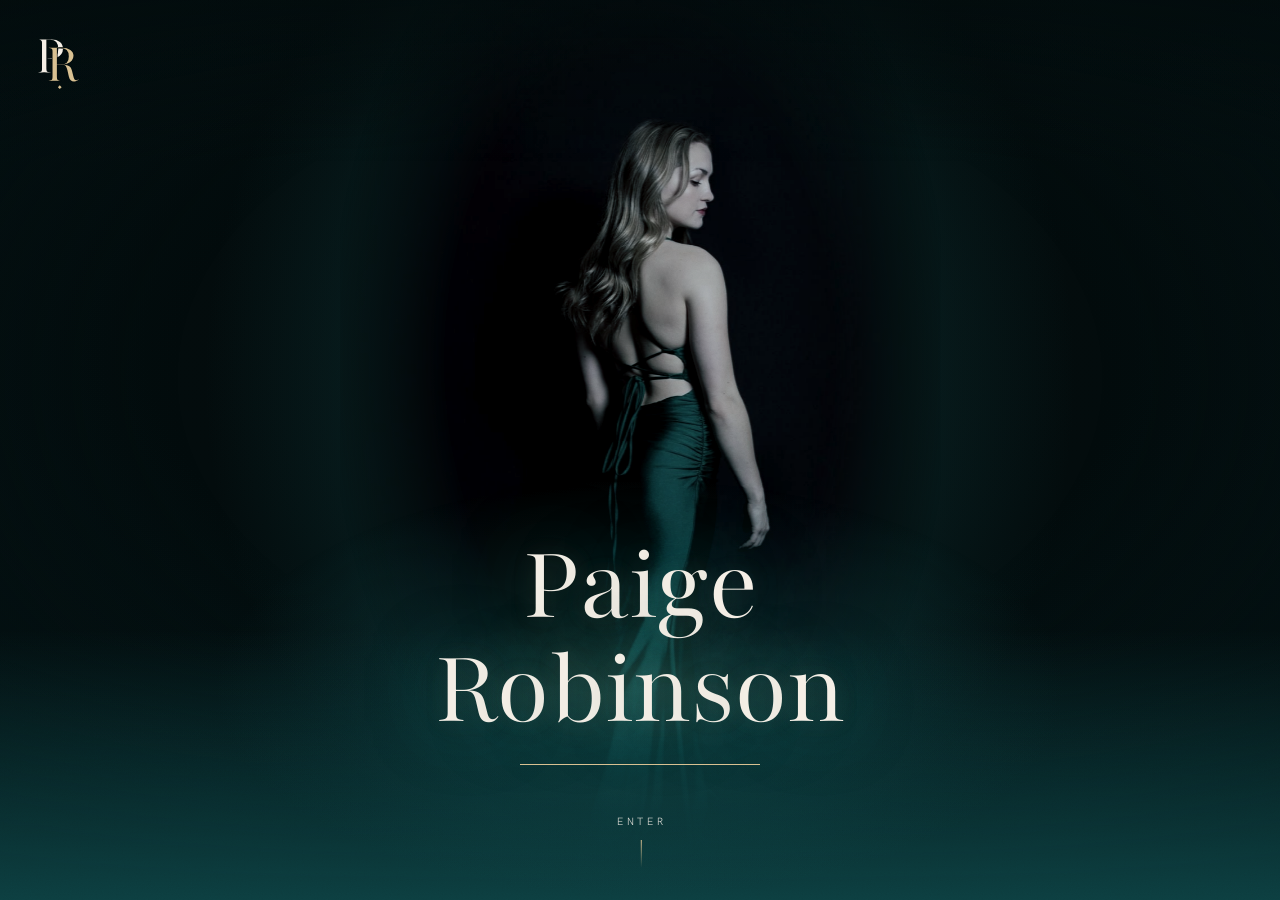
<file: index.html>
<!DOCTYPE html>
<html lang="en" data-motion="full">
<head>
<meta charset="utf-8">
<meta name="viewport" content="width=device-width, initial-scale=1">
<title>Paige Robinson, soprano</title>
<meta name="description" content="Canadian soprano in opera, art song and musical theatre. McGill graduate, now at the Eastman School of Music in Rochester, New York.">
<link rel="canonical" href="https://paigerobinson.ca/">
<meta property="og:title" content="Paige Robinson, soprano">
<meta property="og:description" content="Canadian soprano in opera, art song and musical theatre. McGill graduate, now at the Eastman School of Music in Rochester, New York.">
<meta property="og:type" content="profile">
<meta property="og:image" content="images/og-image.jpg">
<meta name="theme-color" content="#0C3E40">
<link rel="icon" href="favicon.ico" sizes="16x16 32x32 48x48">
<link rel="icon" href="favicon.svg" type="image/svg+xml">
<link rel="icon" href="favicon-48.png" type="image/png" sizes="48x48">
<link rel="icon" href="favicon-96.png" type="image/png" sizes="96x96">
<link rel="icon" href="favicon-192.png" type="image/png" sizes="192x192">
<link rel="apple-touch-icon" href="apple-touch-icon.png">
<link rel="preload" href="_ds/paige-robinson-design-system-296b61f9-fd82-4965-8dd5-38969bdb76f6/fonts/playfair-normal-latin.woff2" as="font" type="font/woff2" crossorigin>
<link rel="stylesheet" href="_ds/paige-robinson-design-system-296b61f9-fd82-4965-8dd5-38969bdb76f6/styles.css">
<link rel="stylesheet" href="site.css?v=61">
<style>/* The landing hands off with its own iris, so it opts out of page-to-page transitions */@view-transition{navigation:none}</style>
<script type="application/ld+json">{"@context":"https://schema.org","@type":"Person","name":"Paige Robinson","jobTitle":"Soprano","sameAs":["https://www.youtube.com/@paigerobs","https://www.instagram.com/paige__robs/","https://www.facebook.com/paige.robinson.549221/"],"email":"mailto:paige.robinson0@gmail.com","address":{"@type":"PostalAddress","addressLocality":"Rochester","addressRegion":"NY","addressCountry":"US"},"alumniOf":[{"@type":"CollegeOrUniversity","name":"McGill University"},{"@type":"CollegeOrUniversity","name":"Eastman School of Music"}]}</script>
<script src="motion.js?v=61" defer></script>
<script src="site.js?v=61" defer></script>
</head>
<body class="landing">
<div class="fog" aria-hidden="true"><i></i><i></i><i></i><i></i></div>
<div class="pr-page">
<main id="main" class="site-main">
  <section class="pr-hero home-hero" data-cursor data-nosnippet aria-labelledby="hero-name">
    <svg class="mono-mark mono-mark--corner pr-hero__after" viewBox="0 0 75.2 94.7" aria-hidden="true" focusable="false" style="--after:100ms"><path class="mono-mark__p" d="M6.935483870967741 42.935483870967744V13.016129032258064Q6.935483870967741 10.354838709677416 6.532258064516128 9.064516129032256Q6.129032258064515 7.774193548387096 4.959677419354838 7.169354838709676Q3.790322580645161 6.564516129032256 1.451612903225806 6.241935483870968L0.0 6.08064516129032V6.0Q1.129032258064516 6.0 2.7016129032258065 6.08064516129032Q4.274193548387097 6.161290322580641 6.330645161290322 6.201612903225804Q8.387096774193548 6.241935483870968 10.725806451612904 6.241935483870968Q13.870967741935484 6.241935483870968 16.25 6.120967741935484Q18.629032258064516 6.0 20.161290322580644 6.0H23.064516129032256Q32.5 6.0 37.82258064516129 10.233870967741936Q43.14516129032258 14.467741935483872 43.14516129032258 21.967741935483872Q43.14516129032258 27.20967741935484 40.40322580645161 31.080645161290324Q37.66129032258064 34.95161290322581 32.74193548387096 37.08870967741935Q27.82258064516129 39.2258064516129 21.129032258064516 39.2258064516129Q19.516129032258064 39.2258064516129 18.104838709677416 39.18548387096774Q16.693548387096772 39.14516129032258 15.483870967741934 38.90322580645161Q14.274193548387096 38.66129032258064 12.903225806451612 38.41935483870968V38.33870967741935Q14.677419354838708 38.66129032258064 16.57258064516129 38.86290322580645Q18.46774193548387 39.064516129032256 20.161290322580644 39.064516129032256Q27.82258064516129 39.064516129032256 31.451612903225804 35.07258064516129Q35.08064516129032 31.08064516129032 35.08064516129032 22.532258064516128Q35.08064516129032 14.064516129032256 31.61290322580645 10.153225806451612Q28.14516129032258 6.241935483870968 20.7258064516129 6.322580645161288H14.43548387096774V42.935483870967744ZM9.838709677419356 62.854838709677416Q7.661290322580645 62.854838709677416 5.766129032258064 62.89516129032258Q3.870967741935484 62.93548387096774 2.4596774193548385 62.9758064516129Q1.048387096774193 63.016129032258064 0.0 63.096774193548384V63.016129032258064L1.532258064516129 62.774193548387096Q3.790322580645161 62.4516129032258 4.959677419354838 61.887096774193544Q6.129032258064515 61.32258064516129 6.532258064516128 59.99193548387096Q6.935483870967741 58.66129032258064 6.935483870967741 56.08064516129032V42.935483870967744H14.43548387096774V56.08064516129032Q14.43548387096774 59.87096774193548 15.483870967741934 61.16129032258064Q16.532258064516128 62.4516129032258 20.403225806451612 62.854838709677416L22.741935483870964 63.016129032258064V63.096774193548384Q21.532258064516128 63.016129032258064 19.717741935483872 62.9758064516129Q17.903225806451612 62.93548387096774 15.806451612903224 62.89516129032258Q13.709677419354836 62.854838709677416 11.20967741935484 62.854838709677416H10.725806451612904Z"/><path class="mono-mark__r" d="M25.12096774193548 62.85483870967742V27.290322580645167Q25.12096774193548 24.62903225806452 24.677419354838705 23.33870967741936Q24.233870967741932 22.0483870967742 23.104838709677416 21.40322580645162Q21.9758064516129 20.75806451612904 19.71774193548387 20.59677419354839L18.104838709677416 20.354838709677423V20.274193548387103Q19.233870967741932 20.274193548387103 20.645161290322577 20.354838709677423Q22.056451612903224 20.435483870967744 23.911290322580644 20.475806451612907Q25.766129032258064 20.51612903225807 28.024193548387096 20.51612903225807H28.83064516129032Q31.491935483870964 20.51612903225807 33.9516129032258 20.475806451612907Q36.41129032258064 20.435483870967744 38.266129032258064 20.354838709677423Q40.12096774193548 20.274193548387103 41.08870967741935 20.274193548387103Q50.36290322580645 20.274193548387103 55.846774193548384 24.064516129032263Q61.33064516129032 27.854838709677423 61.33064516129032 34.22580645161291Q61.33064516129032 38.741935483870975 58.50806451612903 42.16935483870968Q55.685483870967744 45.59677419354839 50.806451612903224 47.572580645161295Q45.927419354838705 49.5483870967742 39.4758064516129 49.5483870967742H28.749999999999996V49.46774193548387H38.58870967741935Q46.16935483870967 49.46774193548387 49.71774193548387 46.04032258064517Q53.266129032258064 42.612903225806456 53.266129032258064 35.35483870967742Q53.266129032258064 27.935483870967744 49.637096774193544 24.266129032258068Q46.008064516129025 20.59677419354839 38.83064516129032 20.59677419354839H32.62096774193548V62.85483870967742ZM62.45967741935483 78.5Q58.75 78.5 56.53225806451613 76.40322580645162Q54.314516129032256 74.30645161290323 53.266129032258064 69.79032258064517L50.766129032258064 58.903225806451616Q49.87903225806451 55.03225806451613 48.70967741935483 53.016129032258064Q47.54032258064515 51.0 45.36290322580645 50.2741935483871Q43.185483870967744 49.5483870967742 39.314516129032256 49.5483870967742H30.04032258064516V49.46774193548387H38.83064516129032Q46.008064516129025 49.46774193548387 49.91935483870967 50.35483870967742Q53.83064516129032 51.241935483870975 55.806451612903224 53.62096774193549Q57.78225806451613 56.0 58.83064516129032 60.67741935483872L61.088709677419345 69.46774193548387Q61.9758064516129 73.58064516129032 63.18548387096774 75.07258064516128Q64.39516129032258 76.56451612903226 66.57258064516128 76.48387096774194Q67.78225806451613 76.40322580645162 68.83064516129032 75.75806451612904Q69.87903225806451 75.11290322580646 71.16935483870968 73.33870967741936L71.25 73.41935483870968Q69.23387096774194 76.24193548387098 67.25806451612902 77.37096774193549Q65.28225806451613 78.5 62.45967741935483 78.5ZM28.024193548387096 77.12903225806453Q25.766129032258064 77.12903225806453 23.911290322580644 77.1693548387097Q22.056451612903224 77.20967741935485 20.645161290322577 77.25Q19.233870967741932 77.29032258064517 18.104838709677416 77.37096774193549V77.29032258064517L19.71774193548387 77.04838709677419Q21.9758064516129 76.72580645161291 23.104838709677416 76.16129032258064Q24.233870967741932 75.59677419354838 24.677419354838705 74.26612903225806Q25.12096774193548 72.93548387096774 25.12096774193548 70.35483870967742V62.85483870967742H32.62096774193548V70.35483870967742Q32.62096774193548 74.22580645161291 33.58870967741935 75.47580645161291Q34.556451612903224 76.72580645161291 38.02419354838709 77.12903225806453L39.4758064516129 77.29032258064517V77.37096774193549Q38.427419354838705 77.29032258064517 37.016129032258064 77.25Q35.604838709677416 77.20967741935485 33.75 77.1693548387097Q31.895161290322577 77.12903225806453 29.637096774193544 77.12903225806453H28.83064516129032Z"/><path class="mono-mark__d" d="M37.62 85.30L40.83 88.50L37.62 91.70L34.42 88.50Z"/></svg>
    <div class="pr-hero__media" data-parallax-root><img src="images/hero.jpg" alt="Paige Robinson in a green satin gown, turned away and looking over her shoulder against black" data-depth=".12" fetchpriority="high"></div>
    <div class="pr-hero__vig"></div>
    <div class="pr-hero__glow pr-candle-glow"></div>
    <div class="pr-spot"></div>
    <div class="pr-hero__title">
      <h1 class="pr-hero__name" id="hero-name" aria-label="Paige Robinson">
        <span class="pr-hero__line" aria-hidden="true"><span class="pr-hero__letter" style="--i:0">P</span><span class="pr-hero__letter" style="--i:1">a</span><span class="pr-hero__letter" style="--i:2">i</span><span class="pr-hero__letter" style="--i:3">g</span><span class="pr-hero__letter" style="--i:4">e</span></span>
        <span class="pr-hero__line" aria-hidden="true"><span class="pr-hero__letter" style="--i:5">R</span><span class="pr-hero__letter" style="--i:6">o</span><span class="pr-hero__letter" style="--i:7">b</span><span class="pr-hero__letter" style="--i:8">i</span><span class="pr-hero__letter" style="--i:9">n</span><span class="pr-hero__letter" style="--i:10">s</span><span class="pr-hero__letter" style="--i:11">o</span><span class="pr-hero__letter" style="--i:12">n</span></span>
      </h1>
      <hr class="pr-hero__rule pr-hero__after">
    </div>
    <a class="pr-hero__enter pr-hero__after" style="--after:1900ms" href="home.html" data-enter>Enter<i aria-hidden="true"></i></a>
  </section>
</main>
</div>
</body>
</html>
</file>
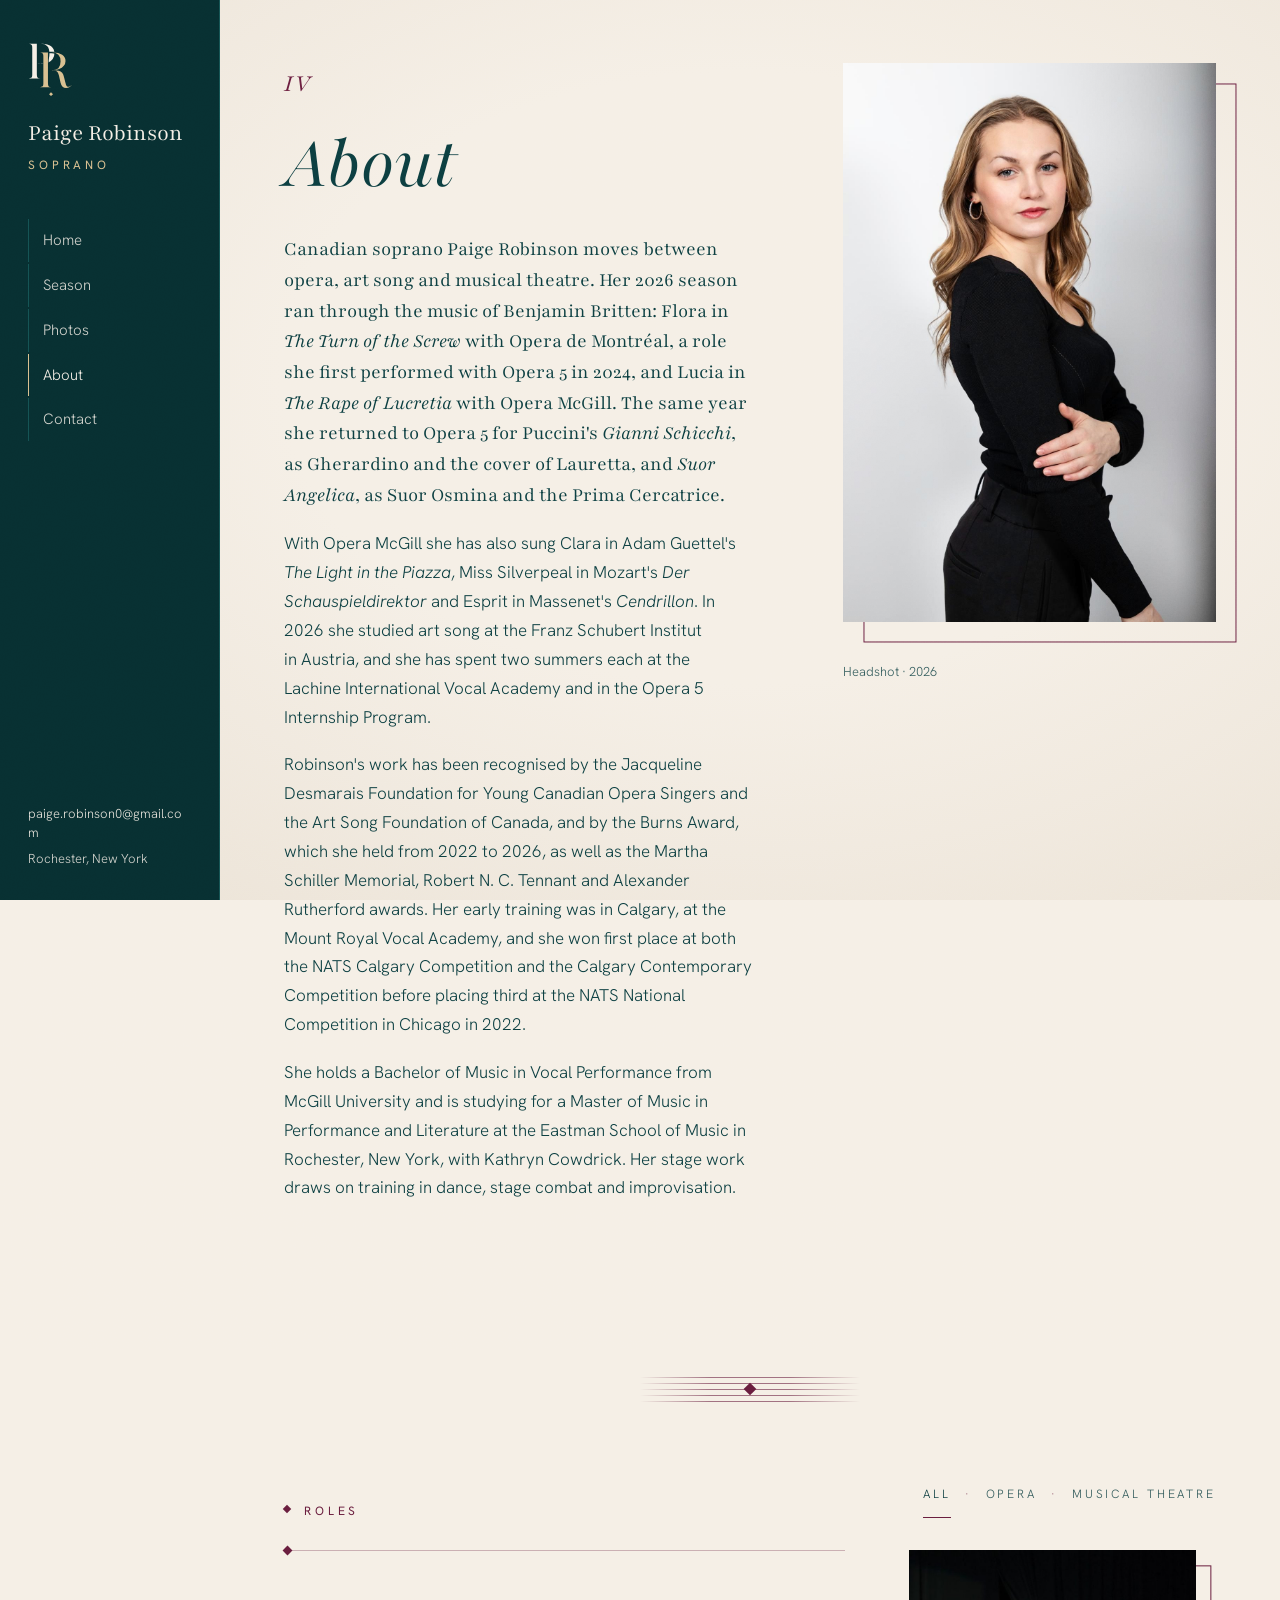
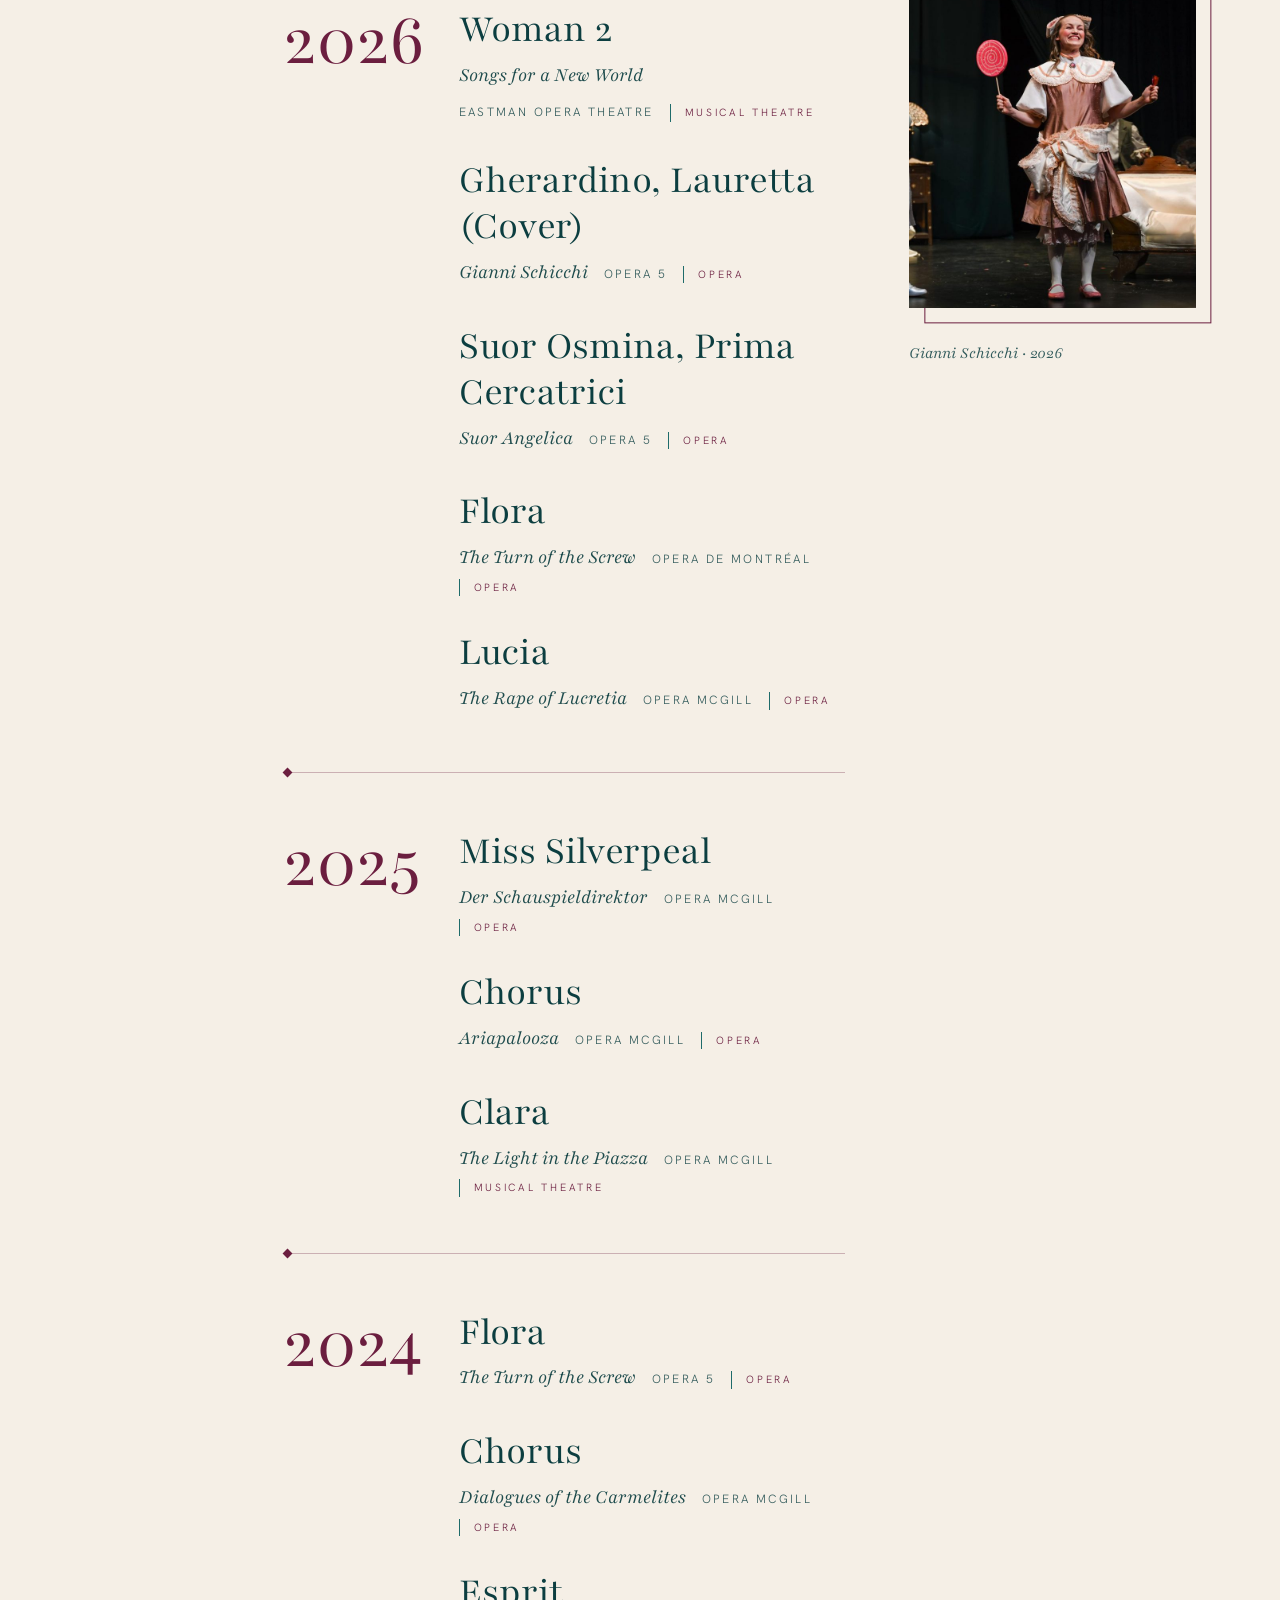
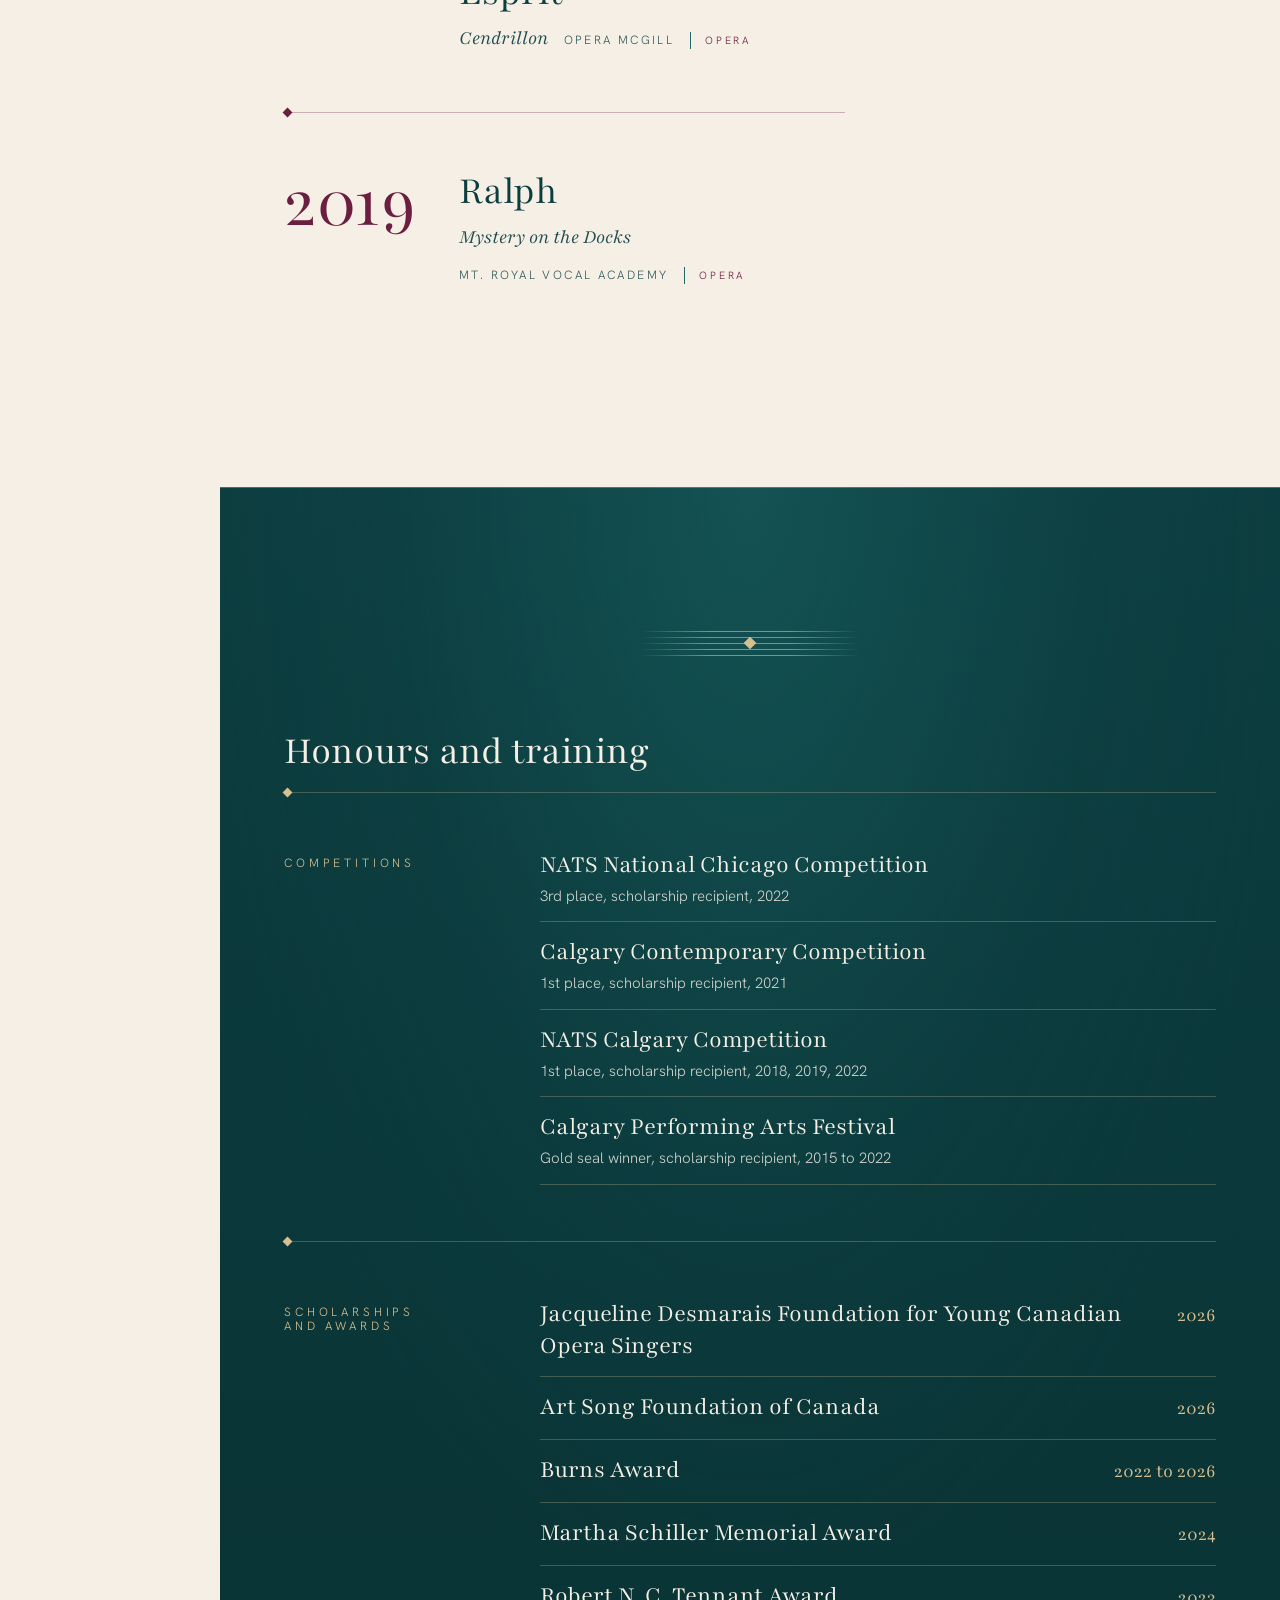
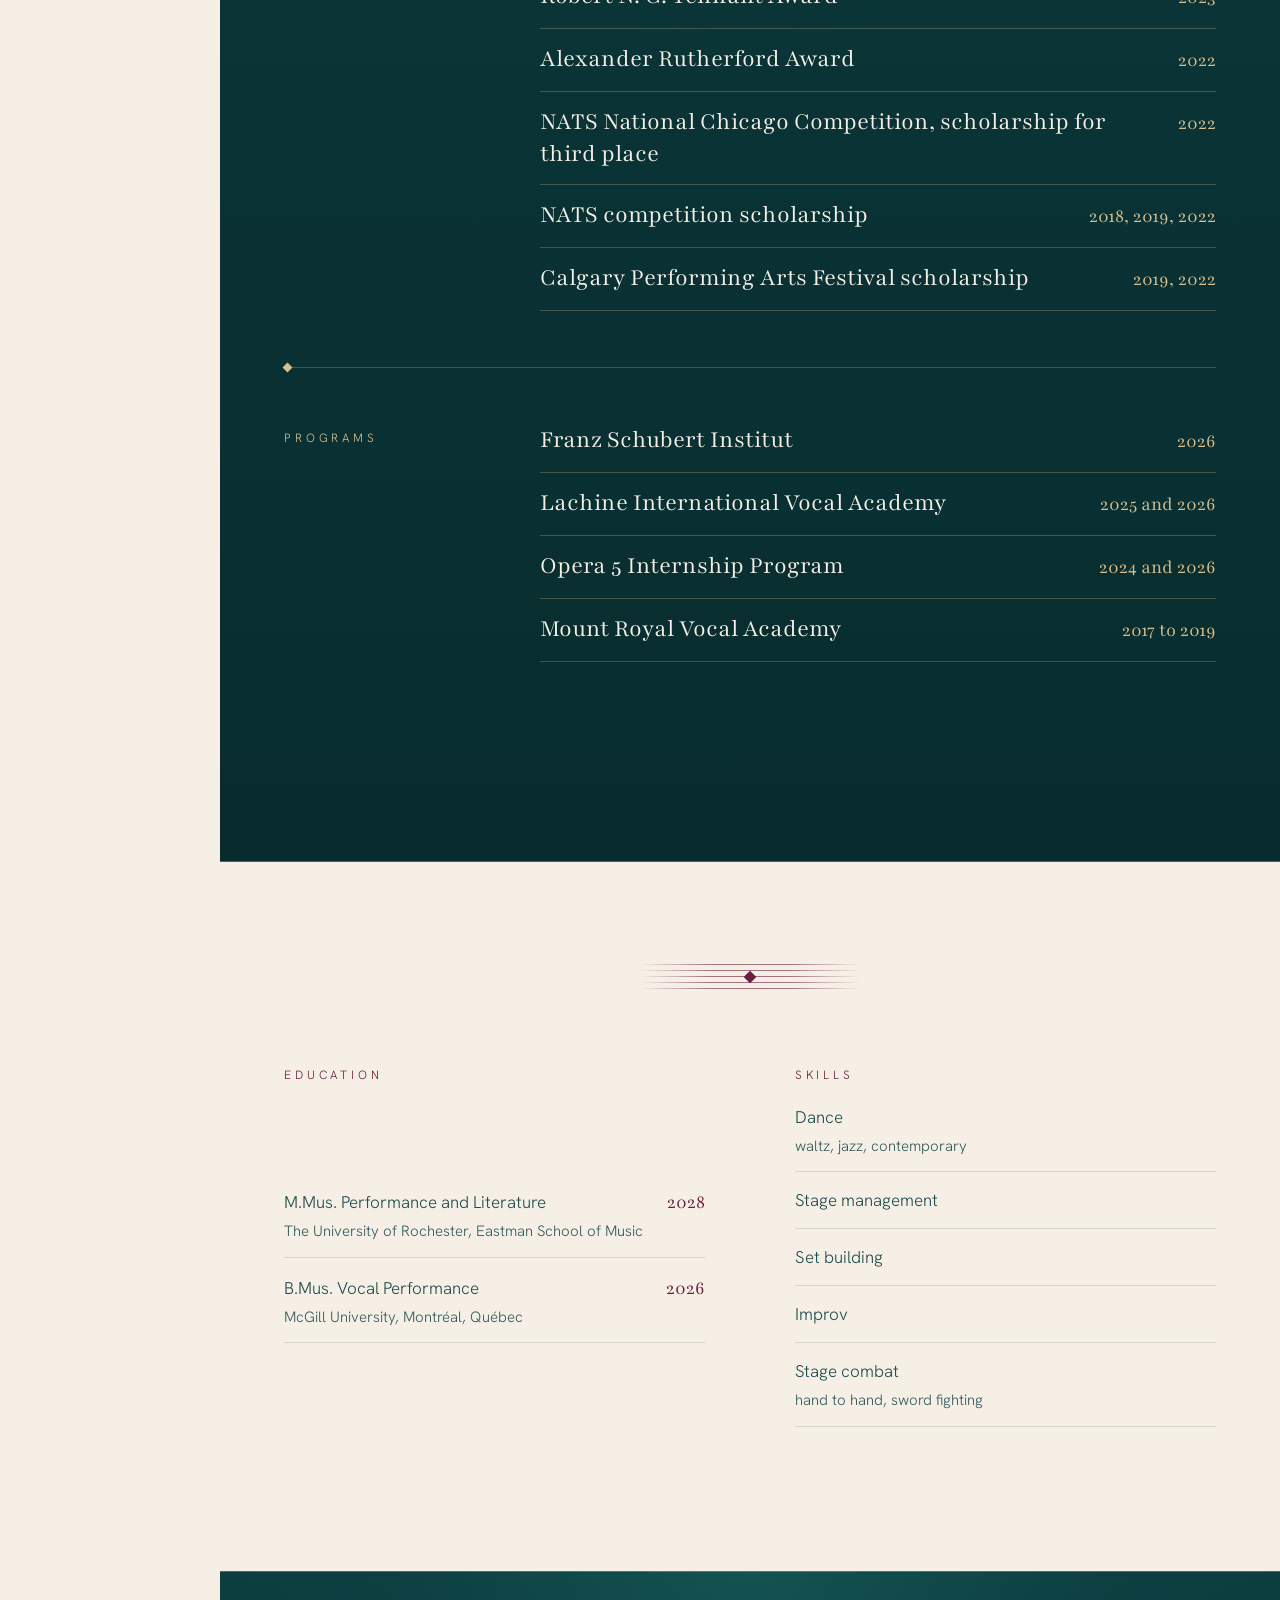
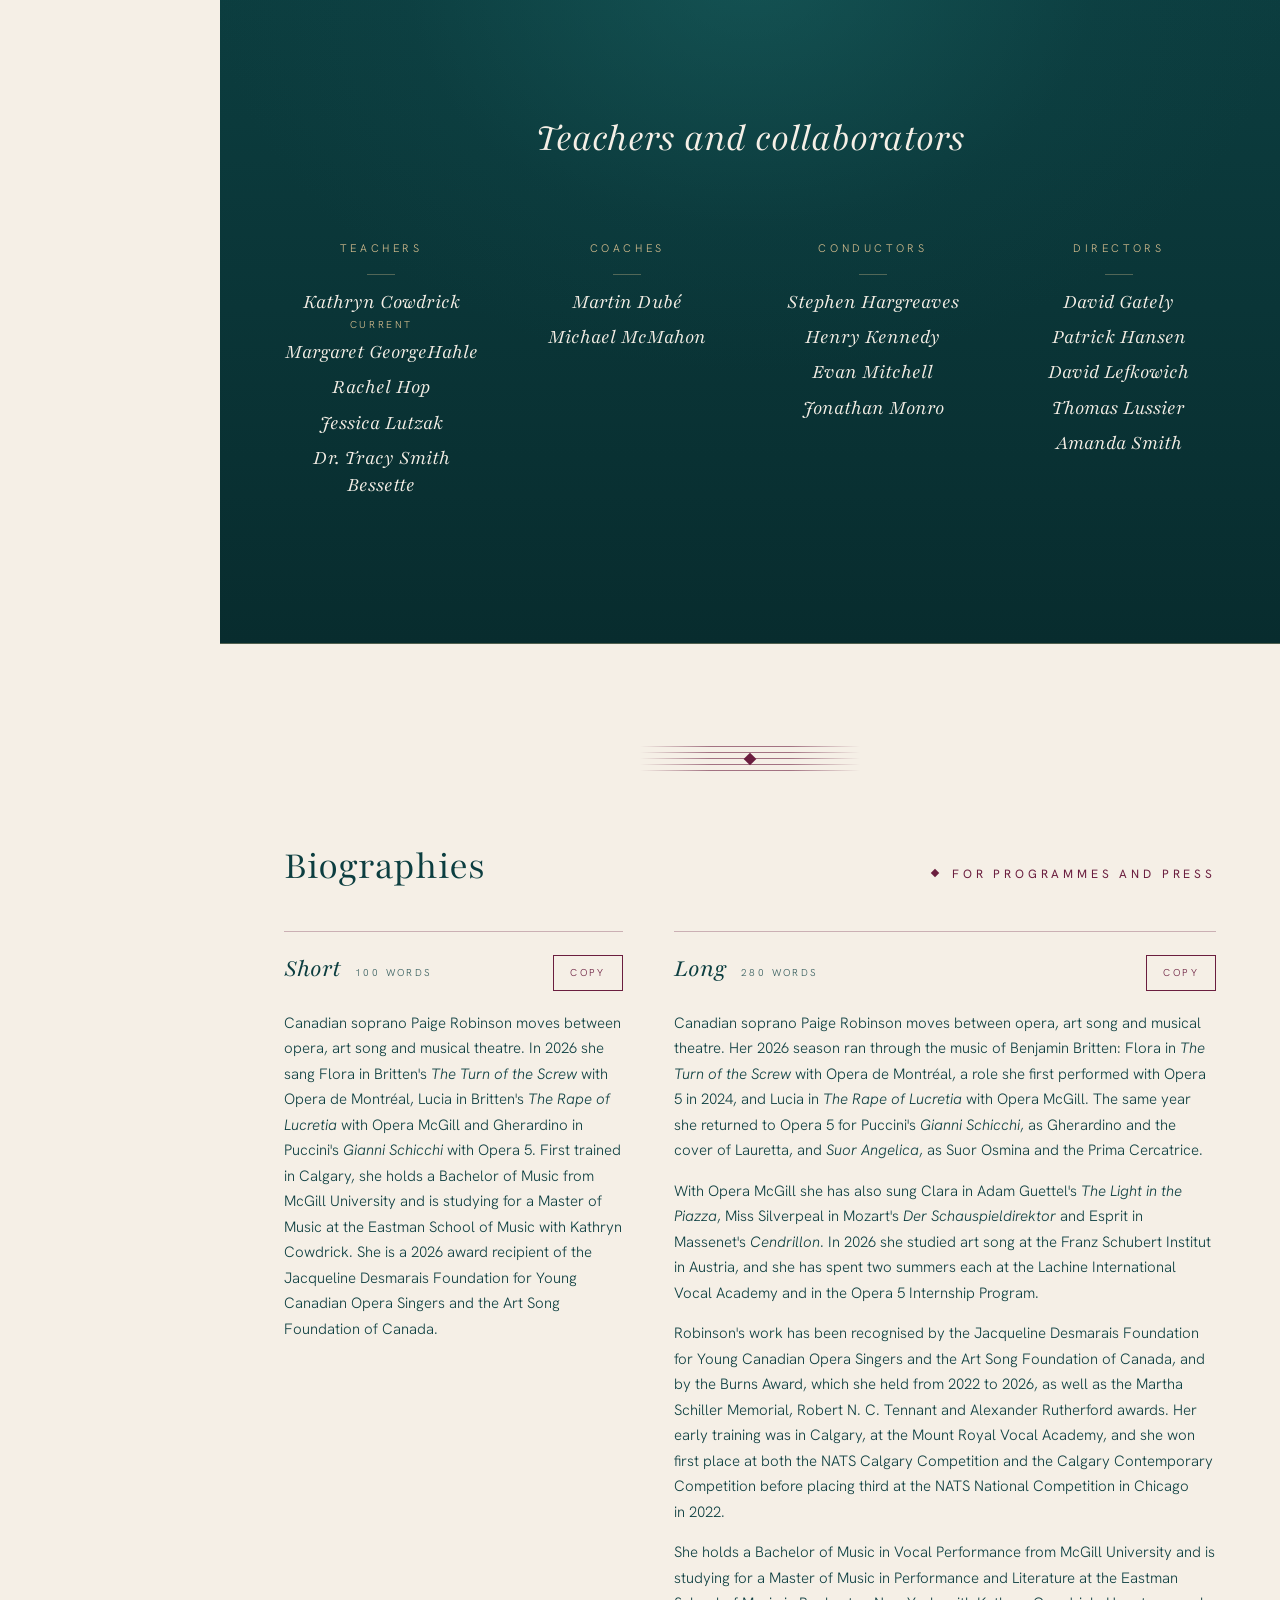
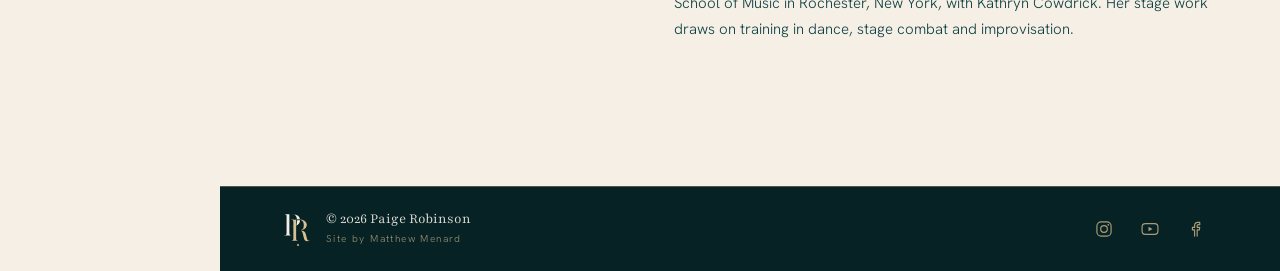
<file: about.html>
<!DOCTYPE html>
<html lang="en" data-motion="full">
<head>
<meta charset="utf-8">
<meta name="viewport" content="width=device-width, initial-scale=1">
<title>About · Paige Robinson, soprano</title>
<meta name="description" content="Biography, roles, honours, teachers and collaborators of Paige Robinson, soprano.">
<link rel="canonical" href="https://paigerobinson.ca/about.html">
<meta property="og:title" content="About · Paige Robinson, soprano">
<meta property="og:description" content="Biography, roles, honours, teachers and collaborators of Paige Robinson, soprano.">
<meta property="og:type" content="profile">
<meta property="og:image" content="images/og-image.jpg">
<meta name="theme-color" content="#0C3E40">
<link rel="icon" href="favicon.ico" sizes="16x16 32x32 48x48">
<link rel="icon" href="favicon.svg" type="image/svg+xml">
<link rel="icon" href="favicon-48.png" type="image/png" sizes="48x48">
<link rel="icon" href="favicon-96.png" type="image/png" sizes="96x96">
<link rel="icon" href="favicon-192.png" type="image/png" sizes="192x192">
<link rel="apple-touch-icon" href="apple-touch-icon.png">
<link rel="preload" href="_ds/paige-robinson-design-system-296b61f9-fd82-4965-8dd5-38969bdb76f6/fonts/playfair-normal-latin.woff2" as="font" type="font/woff2" crossorigin>
<link rel="stylesheet" href="_ds/paige-robinson-design-system-296b61f9-fd82-4965-8dd5-38969bdb76f6/styles.css">
<link rel="stylesheet" href="site.css?v=61">
<script type="application/ld+json">{"@context":"https://schema.org","@type":"Person","name":"Paige Robinson","jobTitle":"Soprano","sameAs":["https://www.youtube.com/@paigerobs","https://www.instagram.com/paige__robs/","https://www.facebook.com/paige.robinson.549221/"],"email":"mailto:paige.robinson0@gmail.com","address":{"@type":"PostalAddress","addressLocality":"Rochester","addressRegion":"NY","addressCountry":"US"},"alumniOf":[{"@type":"CollegeOrUniversity","name":"McGill University"},{"@type":"CollegeOrUniversity","name":"Eastman School of Music"}]}</script>
<script src="motion.js?v=61" defer></script>
<script src="site.js?v=61" defer></script>
</head>
<body>
<a class="pr-sr" href="#main">Skip to content</a>
<nav class="pr-rail site-rail" aria-label="Main">
  <a class="site-rail__brand" href="index.html" aria-label="Paige Robinson, soprano: back to the opening page">
    <svg class="mono-mark mono-mark--rail" viewBox="0 0 75.2 94.7" aria-hidden="true" focusable="false"><path class="mono-mark__p" d="M6.935483870967741 42.935483870967744V13.016129032258064Q6.935483870967741 10.354838709677416 6.532258064516128 9.064516129032256Q6.129032258064515 7.774193548387096 4.959677419354838 7.169354838709676Q3.790322580645161 6.564516129032256 1.451612903225806 6.241935483870968L0.0 6.08064516129032V6.0Q1.129032258064516 6.0 2.7016129032258065 6.08064516129032Q4.274193548387097 6.161290322580641 6.330645161290322 6.201612903225804Q8.387096774193548 6.241935483870968 10.725806451612904 6.241935483870968Q13.870967741935484 6.241935483870968 16.25 6.120967741935484Q18.629032258064516 6.0 20.161290322580644 6.0H23.064516129032256Q32.5 6.0 37.82258064516129 10.233870967741936Q43.14516129032258 14.467741935483872 43.14516129032258 21.967741935483872Q43.14516129032258 27.20967741935484 40.40322580645161 31.080645161290324Q37.66129032258064 34.95161290322581 32.74193548387096 37.08870967741935Q27.82258064516129 39.2258064516129 21.129032258064516 39.2258064516129Q19.516129032258064 39.2258064516129 18.104838709677416 39.18548387096774Q16.693548387096772 39.14516129032258 15.483870967741934 38.90322580645161Q14.274193548387096 38.66129032258064 12.903225806451612 38.41935483870968V38.33870967741935Q14.677419354838708 38.66129032258064 16.57258064516129 38.86290322580645Q18.46774193548387 39.064516129032256 20.161290322580644 39.064516129032256Q27.82258064516129 39.064516129032256 31.451612903225804 35.07258064516129Q35.08064516129032 31.08064516129032 35.08064516129032 22.532258064516128Q35.08064516129032 14.064516129032256 31.61290322580645 10.153225806451612Q28.14516129032258 6.241935483870968 20.7258064516129 6.322580645161288H14.43548387096774V42.935483870967744ZM9.838709677419356 62.854838709677416Q7.661290322580645 62.854838709677416 5.766129032258064 62.89516129032258Q3.870967741935484 62.93548387096774 2.4596774193548385 62.9758064516129Q1.048387096774193 63.016129032258064 0.0 63.096774193548384V63.016129032258064L1.532258064516129 62.774193548387096Q3.790322580645161 62.4516129032258 4.959677419354838 61.887096774193544Q6.129032258064515 61.32258064516129 6.532258064516128 59.99193548387096Q6.935483870967741 58.66129032258064 6.935483870967741 56.08064516129032V42.935483870967744H14.43548387096774V56.08064516129032Q14.43548387096774 59.87096774193548 15.483870967741934 61.16129032258064Q16.532258064516128 62.4516129032258 20.403225806451612 62.854838709677416L22.741935483870964 63.016129032258064V63.096774193548384Q21.532258064516128 63.016129032258064 19.717741935483872 62.9758064516129Q17.903225806451612 62.93548387096774 15.806451612903224 62.89516129032258Q13.709677419354836 62.854838709677416 11.20967741935484 62.854838709677416H10.725806451612904Z"/><path class="mono-mark__r" d="M25.12096774193548 62.85483870967742V27.290322580645167Q25.12096774193548 24.62903225806452 24.677419354838705 23.33870967741936Q24.233870967741932 22.0483870967742 23.104838709677416 21.40322580645162Q21.9758064516129 20.75806451612904 19.71774193548387 20.59677419354839L18.104838709677416 20.354838709677423V20.274193548387103Q19.233870967741932 20.274193548387103 20.645161290322577 20.354838709677423Q22.056451612903224 20.435483870967744 23.911290322580644 20.475806451612907Q25.766129032258064 20.51612903225807 28.024193548387096 20.51612903225807H28.83064516129032Q31.491935483870964 20.51612903225807 33.9516129032258 20.475806451612907Q36.41129032258064 20.435483870967744 38.266129032258064 20.354838709677423Q40.12096774193548 20.274193548387103 41.08870967741935 20.274193548387103Q50.36290322580645 20.274193548387103 55.846774193548384 24.064516129032263Q61.33064516129032 27.854838709677423 61.33064516129032 34.22580645161291Q61.33064516129032 38.741935483870975 58.50806451612903 42.16935483870968Q55.685483870967744 45.59677419354839 50.806451612903224 47.572580645161295Q45.927419354838705 49.5483870967742 39.4758064516129 49.5483870967742H28.749999999999996V49.46774193548387H38.58870967741935Q46.16935483870967 49.46774193548387 49.71774193548387 46.04032258064517Q53.266129032258064 42.612903225806456 53.266129032258064 35.35483870967742Q53.266129032258064 27.935483870967744 49.637096774193544 24.266129032258068Q46.008064516129025 20.59677419354839 38.83064516129032 20.59677419354839H32.62096774193548V62.85483870967742ZM62.45967741935483 78.5Q58.75 78.5 56.53225806451613 76.40322580645162Q54.314516129032256 74.30645161290323 53.266129032258064 69.79032258064517L50.766129032258064 58.903225806451616Q49.87903225806451 55.03225806451613 48.70967741935483 53.016129032258064Q47.54032258064515 51.0 45.36290322580645 50.2741935483871Q43.185483870967744 49.5483870967742 39.314516129032256 49.5483870967742H30.04032258064516V49.46774193548387H38.83064516129032Q46.008064516129025 49.46774193548387 49.91935483870967 50.35483870967742Q53.83064516129032 51.241935483870975 55.806451612903224 53.62096774193549Q57.78225806451613 56.0 58.83064516129032 60.67741935483872L61.088709677419345 69.46774193548387Q61.9758064516129 73.58064516129032 63.18548387096774 75.07258064516128Q64.39516129032258 76.56451612903226 66.57258064516128 76.48387096774194Q67.78225806451613 76.40322580645162 68.83064516129032 75.75806451612904Q69.87903225806451 75.11290322580646 71.16935483870968 73.33870967741936L71.25 73.41935483870968Q69.23387096774194 76.24193548387098 67.25806451612902 77.37096774193549Q65.28225806451613 78.5 62.45967741935483 78.5ZM28.024193548387096 77.12903225806453Q25.766129032258064 77.12903225806453 23.911290322580644 77.1693548387097Q22.056451612903224 77.20967741935485 20.645161290322577 77.25Q19.233870967741932 77.29032258064517 18.104838709677416 77.37096774193549V77.29032258064517L19.71774193548387 77.04838709677419Q21.9758064516129 76.72580645161291 23.104838709677416 76.16129032258064Q24.233870967741932 75.59677419354838 24.677419354838705 74.26612903225806Q25.12096774193548 72.93548387096774 25.12096774193548 70.35483870967742V62.85483870967742H32.62096774193548V70.35483870967742Q32.62096774193548 74.22580645161291 33.58870967741935 75.47580645161291Q34.556451612903224 76.72580645161291 38.02419354838709 77.12903225806453L39.4758064516129 77.29032258064517V77.37096774193549Q38.427419354838705 77.29032258064517 37.016129032258064 77.25Q35.604838709677416 77.20967741935485 33.75 77.1693548387097Q31.895161290322577 77.12903225806453 29.637096774193544 77.12903225806453H28.83064516129032Z"/><path class="mono-mark__d" d="M37.62 85.30L40.83 88.50L37.62 91.70L34.42 88.50Z"/></svg>
    <span class="site-rail__name">Paige Robinson</span>
    <span class="pr-eyebrow">Soprano</span>
  </a>
  <ul class="site-rail__list">
    <li><a class="site-rail__link" href="home.html">Home</a></li>
    <li><a class="site-rail__link" href="season.html">Season</a></li>
    <li><a class="site-rail__link" href="photos.html">Photos</a></li>
    <li><a class="site-rail__link" href="about.html" aria-current="page">About</a><span class="site-rail__marker" aria-hidden="true"></span></li>
    <li><a class="site-rail__link" href="contact.html">Contact</a></li>
  </ul>
  <div class="site-rail__foot">
    <a href="mailto:paige.robinson0@gmail.com">paige.robinson0@gmail.com</a>
    <span>Rochester, New York</span>
  </div>
</nav>
<header class="pr-mnav">
  <a class="site-mname" href="index.html"><svg class="mono-mark mono-mark--sm" viewBox="0 0 75.2 94.7" aria-hidden="true" focusable="false"><path class="mono-mark__p" d="M6.935483870967741 42.935483870967744V13.016129032258064Q6.935483870967741 10.354838709677416 6.532258064516128 9.064516129032256Q6.129032258064515 7.774193548387096 4.959677419354838 7.169354838709676Q3.790322580645161 6.564516129032256 1.451612903225806 6.241935483870968L0.0 6.08064516129032V6.0Q1.129032258064516 6.0 2.7016129032258065 6.08064516129032Q4.274193548387097 6.161290322580641 6.330645161290322 6.201612903225804Q8.387096774193548 6.241935483870968 10.725806451612904 6.241935483870968Q13.870967741935484 6.241935483870968 16.25 6.120967741935484Q18.629032258064516 6.0 20.161290322580644 6.0H23.064516129032256Q32.5 6.0 37.82258064516129 10.233870967741936Q43.14516129032258 14.467741935483872 43.14516129032258 21.967741935483872Q43.14516129032258 27.20967741935484 40.40322580645161 31.080645161290324Q37.66129032258064 34.95161290322581 32.74193548387096 37.08870967741935Q27.82258064516129 39.2258064516129 21.129032258064516 39.2258064516129Q19.516129032258064 39.2258064516129 18.104838709677416 39.18548387096774Q16.693548387096772 39.14516129032258 15.483870967741934 38.90322580645161Q14.274193548387096 38.66129032258064 12.903225806451612 38.41935483870968V38.33870967741935Q14.677419354838708 38.66129032258064 16.57258064516129 38.86290322580645Q18.46774193548387 39.064516129032256 20.161290322580644 39.064516129032256Q27.82258064516129 39.064516129032256 31.451612903225804 35.07258064516129Q35.08064516129032 31.08064516129032 35.08064516129032 22.532258064516128Q35.08064516129032 14.064516129032256 31.61290322580645 10.153225806451612Q28.14516129032258 6.241935483870968 20.7258064516129 6.322580645161288H14.43548387096774V42.935483870967744ZM9.838709677419356 62.854838709677416Q7.661290322580645 62.854838709677416 5.766129032258064 62.89516129032258Q3.870967741935484 62.93548387096774 2.4596774193548385 62.9758064516129Q1.048387096774193 63.016129032258064 0.0 63.096774193548384V63.016129032258064L1.532258064516129 62.774193548387096Q3.790322580645161 62.4516129032258 4.959677419354838 61.887096774193544Q6.129032258064515 61.32258064516129 6.532258064516128 59.99193548387096Q6.935483870967741 58.66129032258064 6.935483870967741 56.08064516129032V42.935483870967744H14.43548387096774V56.08064516129032Q14.43548387096774 59.87096774193548 15.483870967741934 61.16129032258064Q16.532258064516128 62.4516129032258 20.403225806451612 62.854838709677416L22.741935483870964 63.016129032258064V63.096774193548384Q21.532258064516128 63.016129032258064 19.717741935483872 62.9758064516129Q17.903225806451612 62.93548387096774 15.806451612903224 62.89516129032258Q13.709677419354836 62.854838709677416 11.20967741935484 62.854838709677416H10.725806451612904Z"/><path class="mono-mark__r" d="M25.12096774193548 62.85483870967742V27.290322580645167Q25.12096774193548 24.62903225806452 24.677419354838705 23.33870967741936Q24.233870967741932 22.0483870967742 23.104838709677416 21.40322580645162Q21.9758064516129 20.75806451612904 19.71774193548387 20.59677419354839L18.104838709677416 20.354838709677423V20.274193548387103Q19.233870967741932 20.274193548387103 20.645161290322577 20.354838709677423Q22.056451612903224 20.435483870967744 23.911290322580644 20.475806451612907Q25.766129032258064 20.51612903225807 28.024193548387096 20.51612903225807H28.83064516129032Q31.491935483870964 20.51612903225807 33.9516129032258 20.475806451612907Q36.41129032258064 20.435483870967744 38.266129032258064 20.354838709677423Q40.12096774193548 20.274193548387103 41.08870967741935 20.274193548387103Q50.36290322580645 20.274193548387103 55.846774193548384 24.064516129032263Q61.33064516129032 27.854838709677423 61.33064516129032 34.22580645161291Q61.33064516129032 38.741935483870975 58.50806451612903 42.16935483870968Q55.685483870967744 45.59677419354839 50.806451612903224 47.572580645161295Q45.927419354838705 49.5483870967742 39.4758064516129 49.5483870967742H28.749999999999996V49.46774193548387H38.58870967741935Q46.16935483870967 49.46774193548387 49.71774193548387 46.04032258064517Q53.266129032258064 42.612903225806456 53.266129032258064 35.35483870967742Q53.266129032258064 27.935483870967744 49.637096774193544 24.266129032258068Q46.008064516129025 20.59677419354839 38.83064516129032 20.59677419354839H32.62096774193548V62.85483870967742ZM62.45967741935483 78.5Q58.75 78.5 56.53225806451613 76.40322580645162Q54.314516129032256 74.30645161290323 53.266129032258064 69.79032258064517L50.766129032258064 58.903225806451616Q49.87903225806451 55.03225806451613 48.70967741935483 53.016129032258064Q47.54032258064515 51.0 45.36290322580645 50.2741935483871Q43.185483870967744 49.5483870967742 39.314516129032256 49.5483870967742H30.04032258064516V49.46774193548387H38.83064516129032Q46.008064516129025 49.46774193548387 49.91935483870967 50.35483870967742Q53.83064516129032 51.241935483870975 55.806451612903224 53.62096774193549Q57.78225806451613 56.0 58.83064516129032 60.67741935483872L61.088709677419345 69.46774193548387Q61.9758064516129 73.58064516129032 63.18548387096774 75.07258064516128Q64.39516129032258 76.56451612903226 66.57258064516128 76.48387096774194Q67.78225806451613 76.40322580645162 68.83064516129032 75.75806451612904Q69.87903225806451 75.11290322580646 71.16935483870968 73.33870967741936L71.25 73.41935483870968Q69.23387096774194 76.24193548387098 67.25806451612902 77.37096774193549Q65.28225806451613 78.5 62.45967741935483 78.5ZM28.024193548387096 77.12903225806453Q25.766129032258064 77.12903225806453 23.911290322580644 77.1693548387097Q22.056451612903224 77.20967741935485 20.645161290322577 77.25Q19.233870967741932 77.29032258064517 18.104838709677416 77.37096774193549V77.29032258064517L19.71774193548387 77.04838709677419Q21.9758064516129 76.72580645161291 23.104838709677416 76.16129032258064Q24.233870967741932 75.59677419354838 24.677419354838705 74.26612903225806Q25.12096774193548 72.93548387096774 25.12096774193548 70.35483870967742V62.85483870967742H32.62096774193548V70.35483870967742Q32.62096774193548 74.22580645161291 33.58870967741935 75.47580645161291Q34.556451612903224 76.72580645161291 38.02419354838709 77.12903225806453L39.4758064516129 77.29032258064517V77.37096774193549Q38.427419354838705 77.29032258064517 37.016129032258064 77.25Q35.604838709677416 77.20967741935485 33.75 77.1693548387097Q31.895161290322577 77.12903225806453 29.637096774193544 77.12903225806453H28.83064516129032Z"/><path class="mono-mark__d" d="M37.62 85.30L40.83 88.50L37.62 91.70L34.42 88.50Z"/></svg><span class="site-mname__txt">Paige Robinson<span>Soprano</span></span></a>
  <button type="button" class="pr-mnav__btn" data-menu-open aria-controls="site-menu" aria-expanded="false">Index <span class="pr-mnav__bars" aria-hidden="true"><i></i><i></i></span></button>
</header>
<div class="pr-overlay" id="site-menu" aria-hidden="true">
  <div class="pr-overlay__top">
    <a class="site-mname" href="index.html"><svg class="mono-mark mono-mark--sm" viewBox="0 0 75.2 94.7" aria-hidden="true" focusable="false"><path class="mono-mark__p" d="M6.935483870967741 42.935483870967744V13.016129032258064Q6.935483870967741 10.354838709677416 6.532258064516128 9.064516129032256Q6.129032258064515 7.774193548387096 4.959677419354838 7.169354838709676Q3.790322580645161 6.564516129032256 1.451612903225806 6.241935483870968L0.0 6.08064516129032V6.0Q1.129032258064516 6.0 2.7016129032258065 6.08064516129032Q4.274193548387097 6.161290322580641 6.330645161290322 6.201612903225804Q8.387096774193548 6.241935483870968 10.725806451612904 6.241935483870968Q13.870967741935484 6.241935483870968 16.25 6.120967741935484Q18.629032258064516 6.0 20.161290322580644 6.0H23.064516129032256Q32.5 6.0 37.82258064516129 10.233870967741936Q43.14516129032258 14.467741935483872 43.14516129032258 21.967741935483872Q43.14516129032258 27.20967741935484 40.40322580645161 31.080645161290324Q37.66129032258064 34.95161290322581 32.74193548387096 37.08870967741935Q27.82258064516129 39.2258064516129 21.129032258064516 39.2258064516129Q19.516129032258064 39.2258064516129 18.104838709677416 39.18548387096774Q16.693548387096772 39.14516129032258 15.483870967741934 38.90322580645161Q14.274193548387096 38.66129032258064 12.903225806451612 38.41935483870968V38.33870967741935Q14.677419354838708 38.66129032258064 16.57258064516129 38.86290322580645Q18.46774193548387 39.064516129032256 20.161290322580644 39.064516129032256Q27.82258064516129 39.064516129032256 31.451612903225804 35.07258064516129Q35.08064516129032 31.08064516129032 35.08064516129032 22.532258064516128Q35.08064516129032 14.064516129032256 31.61290322580645 10.153225806451612Q28.14516129032258 6.241935483870968 20.7258064516129 6.322580645161288H14.43548387096774V42.935483870967744ZM9.838709677419356 62.854838709677416Q7.661290322580645 62.854838709677416 5.766129032258064 62.89516129032258Q3.870967741935484 62.93548387096774 2.4596774193548385 62.9758064516129Q1.048387096774193 63.016129032258064 0.0 63.096774193548384V63.016129032258064L1.532258064516129 62.774193548387096Q3.790322580645161 62.4516129032258 4.959677419354838 61.887096774193544Q6.129032258064515 61.32258064516129 6.532258064516128 59.99193548387096Q6.935483870967741 58.66129032258064 6.935483870967741 56.08064516129032V42.935483870967744H14.43548387096774V56.08064516129032Q14.43548387096774 59.87096774193548 15.483870967741934 61.16129032258064Q16.532258064516128 62.4516129032258 20.403225806451612 62.854838709677416L22.741935483870964 63.016129032258064V63.096774193548384Q21.532258064516128 63.016129032258064 19.717741935483872 62.9758064516129Q17.903225806451612 62.93548387096774 15.806451612903224 62.89516129032258Q13.709677419354836 62.854838709677416 11.20967741935484 62.854838709677416H10.725806451612904Z"/><path class="mono-mark__r" d="M25.12096774193548 62.85483870967742V27.290322580645167Q25.12096774193548 24.62903225806452 24.677419354838705 23.33870967741936Q24.233870967741932 22.0483870967742 23.104838709677416 21.40322580645162Q21.9758064516129 20.75806451612904 19.71774193548387 20.59677419354839L18.104838709677416 20.354838709677423V20.274193548387103Q19.233870967741932 20.274193548387103 20.645161290322577 20.354838709677423Q22.056451612903224 20.435483870967744 23.911290322580644 20.475806451612907Q25.766129032258064 20.51612903225807 28.024193548387096 20.51612903225807H28.83064516129032Q31.491935483870964 20.51612903225807 33.9516129032258 20.475806451612907Q36.41129032258064 20.435483870967744 38.266129032258064 20.354838709677423Q40.12096774193548 20.274193548387103 41.08870967741935 20.274193548387103Q50.36290322580645 20.274193548387103 55.846774193548384 24.064516129032263Q61.33064516129032 27.854838709677423 61.33064516129032 34.22580645161291Q61.33064516129032 38.741935483870975 58.50806451612903 42.16935483870968Q55.685483870967744 45.59677419354839 50.806451612903224 47.572580645161295Q45.927419354838705 49.5483870967742 39.4758064516129 49.5483870967742H28.749999999999996V49.46774193548387H38.58870967741935Q46.16935483870967 49.46774193548387 49.71774193548387 46.04032258064517Q53.266129032258064 42.612903225806456 53.266129032258064 35.35483870967742Q53.266129032258064 27.935483870967744 49.637096774193544 24.266129032258068Q46.008064516129025 20.59677419354839 38.83064516129032 20.59677419354839H32.62096774193548V62.85483870967742ZM62.45967741935483 78.5Q58.75 78.5 56.53225806451613 76.40322580645162Q54.314516129032256 74.30645161290323 53.266129032258064 69.79032258064517L50.766129032258064 58.903225806451616Q49.87903225806451 55.03225806451613 48.70967741935483 53.016129032258064Q47.54032258064515 51.0 45.36290322580645 50.2741935483871Q43.185483870967744 49.5483870967742 39.314516129032256 49.5483870967742H30.04032258064516V49.46774193548387H38.83064516129032Q46.008064516129025 49.46774193548387 49.91935483870967 50.35483870967742Q53.83064516129032 51.241935483870975 55.806451612903224 53.62096774193549Q57.78225806451613 56.0 58.83064516129032 60.67741935483872L61.088709677419345 69.46774193548387Q61.9758064516129 73.58064516129032 63.18548387096774 75.07258064516128Q64.39516129032258 76.56451612903226 66.57258064516128 76.48387096774194Q67.78225806451613 76.40322580645162 68.83064516129032 75.75806451612904Q69.87903225806451 75.11290322580646 71.16935483870968 73.33870967741936L71.25 73.41935483870968Q69.23387096774194 76.24193548387098 67.25806451612902 77.37096774193549Q65.28225806451613 78.5 62.45967741935483 78.5ZM28.024193548387096 77.12903225806453Q25.766129032258064 77.12903225806453 23.911290322580644 77.1693548387097Q22.056451612903224 77.20967741935485 20.645161290322577 77.25Q19.233870967741932 77.29032258064517 18.104838709677416 77.37096774193549V77.29032258064517L19.71774193548387 77.04838709677419Q21.9758064516129 76.72580645161291 23.104838709677416 76.16129032258064Q24.233870967741932 75.59677419354838 24.677419354838705 74.26612903225806Q25.12096774193548 72.93548387096774 25.12096774193548 70.35483870967742V62.85483870967742H32.62096774193548V70.35483870967742Q32.62096774193548 74.22580645161291 33.58870967741935 75.47580645161291Q34.556451612903224 76.72580645161291 38.02419354838709 77.12903225806453L39.4758064516129 77.29032258064517V77.37096774193549Q38.427419354838705 77.29032258064517 37.016129032258064 77.25Q35.604838709677416 77.20967741935485 33.75 77.1693548387097Q31.895161290322577 77.12903225806453 29.637096774193544 77.12903225806453H28.83064516129032Z"/><path class="mono-mark__d" d="M37.62 85.30L40.83 88.50L37.62 91.70L34.42 88.50Z"/></svg><span class="site-mname__txt">Paige Robinson<span>Soprano</span></span></a>
    <button type="button" class="pr-overlay__close" data-menu-close>Close <b aria-hidden="true">×</b></button>
  </div>
  <ul class="pr-overlay__list">
    <li><a class="pr-overlay__link" href="home.html"><span class="pr-overlay__num">I</span><span class="pr-overlay__title">Home</span></a></li>
    <li><a class="pr-overlay__link" href="season.html"><span class="pr-overlay__num">II</span><span class="pr-overlay__title">Season</span></a></li>
    <li><a class="pr-overlay__link" href="photos.html"><span class="pr-overlay__num">III</span><span class="pr-overlay__title">Photos</span></a></li>
    <li><a class="pr-overlay__link" href="about.html" aria-current="page"><span class="pr-overlay__num">IV</span><span class="pr-overlay__title">About</span></a></li>
    <li><a class="pr-overlay__link" href="contact.html"><span class="pr-overlay__num">V</span><span class="pr-overlay__title">Contact</span></a></li>
  </ul>
  <p class="pr-overlay__meta"><a href="mailto:paige.robinson0@gmail.com">paige.robinson0@gmail.com</a><br>Rochester, New York</p>
</div>
<div class="pr-page pr-page--railed">
<main id="main" class="site-main">
  <section class="site-head about-head" aria-labelledby="about-h">
    <div class="about-top">
      <div class="about-text">
        <div class="pr-pagetitle">
          <span class="pr-pagetitle__num" data-reveal="fade">IV</span>
          <h1 id="about-h" class="pr-pagetitle__title" style="font-style:italic" data-reveal>About</h1>
        </div>
        <div class="about-bio" data-reveal data-delay="150" data-render="bio"></div>
      </div>
      <figure class="about-portrait" data-reveal="scale">
        <div class="about-portrait__frame"><img src="images/portrait-headshot.jpg?v=61" alt="Paige Robinson in black on a pale grey backdrop, looking over her shoulder at the camera" style="object-position:50% 30%"></div>
        <figcaption>Headshot · 2026</figcaption>
      </figure>
    </div>
  </section>

  <section class="site-section site-section--after" id="roles" aria-labelledby="roles-h">
    <div class="stave" aria-hidden="true"></div>
    <div class="roles-list">
      <div class="site-eyebrow-row" style="margin-bottom:clamp(16px,3vw,32px)">
        <h2 id="roles-h" class="pr-eyebrow" style="font-family:var(--font-label)">Roles</h2>
        <div class="pr-filter" role="group" aria-label="Show">
          <button type="button" class="pr-filter__opt" data-filter="all" aria-pressed="true">All</button><span class="pr-filter__dot" aria-hidden="true">·</span>
          <button type="button" class="pr-filter__opt" data-filter="opera" aria-pressed="false">Opera</button><span class="pr-filter__dot" aria-hidden="true">·</span>
          <button type="button" class="pr-filter__opt" data-filter="mt" aria-pressed="false">Musical Theatre</button>
        </div>
      </div>
      <div class="roles-stage">
        <div class="pr-lines" data-render="credits"></div>
        <figure class="stage-photo" data-stage aria-hidden="true"><div class="stage-photo__frame"><img alt=""><img alt=""></div><figcaption></figcaption></figure>
      </div>
    </div>
  </section>

  <section class="roles-band band--forest" aria-label="Honours and training">
    <div class="stave" aria-hidden="true"></div>
    <div class="roles-after">
      <h2 class="roles-after__title" data-reveal>Honours and training</h2>
      <div data-render="lists"></div>
    </div>
  </section>

  <section class="site-section site-section--after" aria-label="Education and skills">
    <div class="stave" aria-hidden="true"></div>
    <div class="about-lists" data-render="about"></div>
  </section>

  <section class="site-section band--forest" aria-labelledby="dp-h">
    <div class="about-personae">
      <h2 id="dp-h" class="about-personae__title" data-reveal>Teachers and collaborators</h2>
      <div data-render="personae"></div>
    </div>
  </section>

  <section class="site-section site-section--after" aria-labelledby="bio-h">
    <div class="stave" aria-hidden="true"></div>
    <div class="bio-press">
      <div class="site-sechead"><h2 id="bio-h">Biographies</h2><span class="pr-eyebrow">For programmes and press</span></div>
      <div class="bio-press__grid" data-render="bioPress"></div>
    </div>
  </section>
</main>
  <footer class="pr-footer">
    <span class="pr-footer__brand"><svg class="mono-mark mono-mark--foot" viewBox="0 0 75.2 94.7" aria-hidden="true" focusable="false"><path class="mono-mark__p" d="M6.935483870967741 42.935483870967744V13.016129032258064Q6.935483870967741 10.354838709677416 6.532258064516128 9.064516129032256Q6.129032258064515 7.774193548387096 4.959677419354838 7.169354838709676Q3.790322580645161 6.564516129032256 1.451612903225806 6.241935483870968L0.0 6.08064516129032V6.0Q1.129032258064516 6.0 2.7016129032258065 6.08064516129032Q4.274193548387097 6.161290322580641 6.330645161290322 6.201612903225804Q8.387096774193548 6.241935483870968 10.725806451612904 6.241935483870968Q13.870967741935484 6.241935483870968 16.25 6.120967741935484Q18.629032258064516 6.0 20.161290322580644 6.0H23.064516129032256Q32.5 6.0 37.82258064516129 10.233870967741936Q43.14516129032258 14.467741935483872 43.14516129032258 21.967741935483872Q43.14516129032258 27.20967741935484 40.40322580645161 31.080645161290324Q37.66129032258064 34.95161290322581 32.74193548387096 37.08870967741935Q27.82258064516129 39.2258064516129 21.129032258064516 39.2258064516129Q19.516129032258064 39.2258064516129 18.104838709677416 39.18548387096774Q16.693548387096772 39.14516129032258 15.483870967741934 38.90322580645161Q14.274193548387096 38.66129032258064 12.903225806451612 38.41935483870968V38.33870967741935Q14.677419354838708 38.66129032258064 16.57258064516129 38.86290322580645Q18.46774193548387 39.064516129032256 20.161290322580644 39.064516129032256Q27.82258064516129 39.064516129032256 31.451612903225804 35.07258064516129Q35.08064516129032 31.08064516129032 35.08064516129032 22.532258064516128Q35.08064516129032 14.064516129032256 31.61290322580645 10.153225806451612Q28.14516129032258 6.241935483870968 20.7258064516129 6.322580645161288H14.43548387096774V42.935483870967744ZM9.838709677419356 62.854838709677416Q7.661290322580645 62.854838709677416 5.766129032258064 62.89516129032258Q3.870967741935484 62.93548387096774 2.4596774193548385 62.9758064516129Q1.048387096774193 63.016129032258064 0.0 63.096774193548384V63.016129032258064L1.532258064516129 62.774193548387096Q3.790322580645161 62.4516129032258 4.959677419354838 61.887096774193544Q6.129032258064515 61.32258064516129 6.532258064516128 59.99193548387096Q6.935483870967741 58.66129032258064 6.935483870967741 56.08064516129032V42.935483870967744H14.43548387096774V56.08064516129032Q14.43548387096774 59.87096774193548 15.483870967741934 61.16129032258064Q16.532258064516128 62.4516129032258 20.403225806451612 62.854838709677416L22.741935483870964 63.016129032258064V63.096774193548384Q21.532258064516128 63.016129032258064 19.717741935483872 62.9758064516129Q17.903225806451612 62.93548387096774 15.806451612903224 62.89516129032258Q13.709677419354836 62.854838709677416 11.20967741935484 62.854838709677416H10.725806451612904Z"/><path class="mono-mark__r" d="M25.12096774193548 62.85483870967742V27.290322580645167Q25.12096774193548 24.62903225806452 24.677419354838705 23.33870967741936Q24.233870967741932 22.0483870967742 23.104838709677416 21.40322580645162Q21.9758064516129 20.75806451612904 19.71774193548387 20.59677419354839L18.104838709677416 20.354838709677423V20.274193548387103Q19.233870967741932 20.274193548387103 20.645161290322577 20.354838709677423Q22.056451612903224 20.435483870967744 23.911290322580644 20.475806451612907Q25.766129032258064 20.51612903225807 28.024193548387096 20.51612903225807H28.83064516129032Q31.491935483870964 20.51612903225807 33.9516129032258 20.475806451612907Q36.41129032258064 20.435483870967744 38.266129032258064 20.354838709677423Q40.12096774193548 20.274193548387103 41.08870967741935 20.274193548387103Q50.36290322580645 20.274193548387103 55.846774193548384 24.064516129032263Q61.33064516129032 27.854838709677423 61.33064516129032 34.22580645161291Q61.33064516129032 38.741935483870975 58.50806451612903 42.16935483870968Q55.685483870967744 45.59677419354839 50.806451612903224 47.572580645161295Q45.927419354838705 49.5483870967742 39.4758064516129 49.5483870967742H28.749999999999996V49.46774193548387H38.58870967741935Q46.16935483870967 49.46774193548387 49.71774193548387 46.04032258064517Q53.266129032258064 42.612903225806456 53.266129032258064 35.35483870967742Q53.266129032258064 27.935483870967744 49.637096774193544 24.266129032258068Q46.008064516129025 20.59677419354839 38.83064516129032 20.59677419354839H32.62096774193548V62.85483870967742ZM62.45967741935483 78.5Q58.75 78.5 56.53225806451613 76.40322580645162Q54.314516129032256 74.30645161290323 53.266129032258064 69.79032258064517L50.766129032258064 58.903225806451616Q49.87903225806451 55.03225806451613 48.70967741935483 53.016129032258064Q47.54032258064515 51.0 45.36290322580645 50.2741935483871Q43.185483870967744 49.5483870967742 39.314516129032256 49.5483870967742H30.04032258064516V49.46774193548387H38.83064516129032Q46.008064516129025 49.46774193548387 49.91935483870967 50.35483870967742Q53.83064516129032 51.241935483870975 55.806451612903224 53.62096774193549Q57.78225806451613 56.0 58.83064516129032 60.67741935483872L61.088709677419345 69.46774193548387Q61.9758064516129 73.58064516129032 63.18548387096774 75.07258064516128Q64.39516129032258 76.56451612903226 66.57258064516128 76.48387096774194Q67.78225806451613 76.40322580645162 68.83064516129032 75.75806451612904Q69.87903225806451 75.11290322580646 71.16935483870968 73.33870967741936L71.25 73.41935483870968Q69.23387096774194 76.24193548387098 67.25806451612902 77.37096774193549Q65.28225806451613 78.5 62.45967741935483 78.5ZM28.024193548387096 77.12903225806453Q25.766129032258064 77.12903225806453 23.911290322580644 77.1693548387097Q22.056451612903224 77.20967741935485 20.645161290322577 77.25Q19.233870967741932 77.29032258064517 18.104838709677416 77.37096774193549V77.29032258064517L19.71774193548387 77.04838709677419Q21.9758064516129 76.72580645161291 23.104838709677416 76.16129032258064Q24.233870967741932 75.59677419354838 24.677419354838705 74.26612903225806Q25.12096774193548 72.93548387096774 25.12096774193548 70.35483870967742V62.85483870967742H32.62096774193548V70.35483870967742Q32.62096774193548 74.22580645161291 33.58870967741935 75.47580645161291Q34.556451612903224 76.72580645161291 38.02419354838709 77.12903225806453L39.4758064516129 77.29032258064517V77.37096774193549Q38.427419354838705 77.29032258064517 37.016129032258064 77.25Q35.604838709677416 77.20967741935485 33.75 77.1693548387097Q31.895161290322577 77.12903225806453 29.637096774193544 77.12903225806453H28.83064516129032Z"/><path class="mono-mark__d" d="M37.62 85.30L40.83 88.50L37.62 91.70L34.42 88.50Z"/></svg><span class="pr-footer__copy">© 2026 Paige Robinson<a class="pr-footer__credit" href="https://www.matthewmenardmusic.com/commissions" target="_blank" rel="noopener">Site by Matthew Menard</a></span></span>
    <div class="pr-footer__group">
      <span class="pr-footer__socials"><a class="pr-footer__icon" href="https://www.instagram.com/paige__robs/" target="_blank" rel="noopener" aria-label="Instagram (opens in a new tab)"><svg viewBox="0 0 24 24" aria-hidden="true" focusable="false"><rect x="3.5" y="3.5" width="17" height="17" rx="5"/><circle cx="12" cy="12" r="4"/><circle class="fill" cx="17.1" cy="6.9" r="1.05"/></svg></a><a class="pr-footer__icon" href="https://www.youtube.com/@paigerobs" target="_blank" rel="noopener" aria-label="YouTube (opens in a new tab)"><svg viewBox="0 0 24 24" aria-hidden="true" focusable="false"><rect x="2.5" y="5.5" width="19" height="13" rx="4"/><path class="fill" d="M10.2 9.2v5.6l4.8-2.8z"/></svg></a><a class="pr-footer__icon" href="https://www.facebook.com/paige.robinson.549221/" target="_blank" rel="noopener" aria-label="Facebook (opens in a new tab)"><svg viewBox="0 0 24 24" aria-hidden="true" focusable="false"><path d="M13.4 20.5v-7.4h2.6l.4-3h-3V8.3c0-.9.3-1.5 1.5-1.5h1.6V4.1a21 21 0 0 0-2.3-.1c-2.3 0-3.9 1.4-3.9 4v2.1H7.7v3h2.6v7.4"/></svg></a></span>
    </div>
  </footer>
</div>
</body>
</html>
</file>
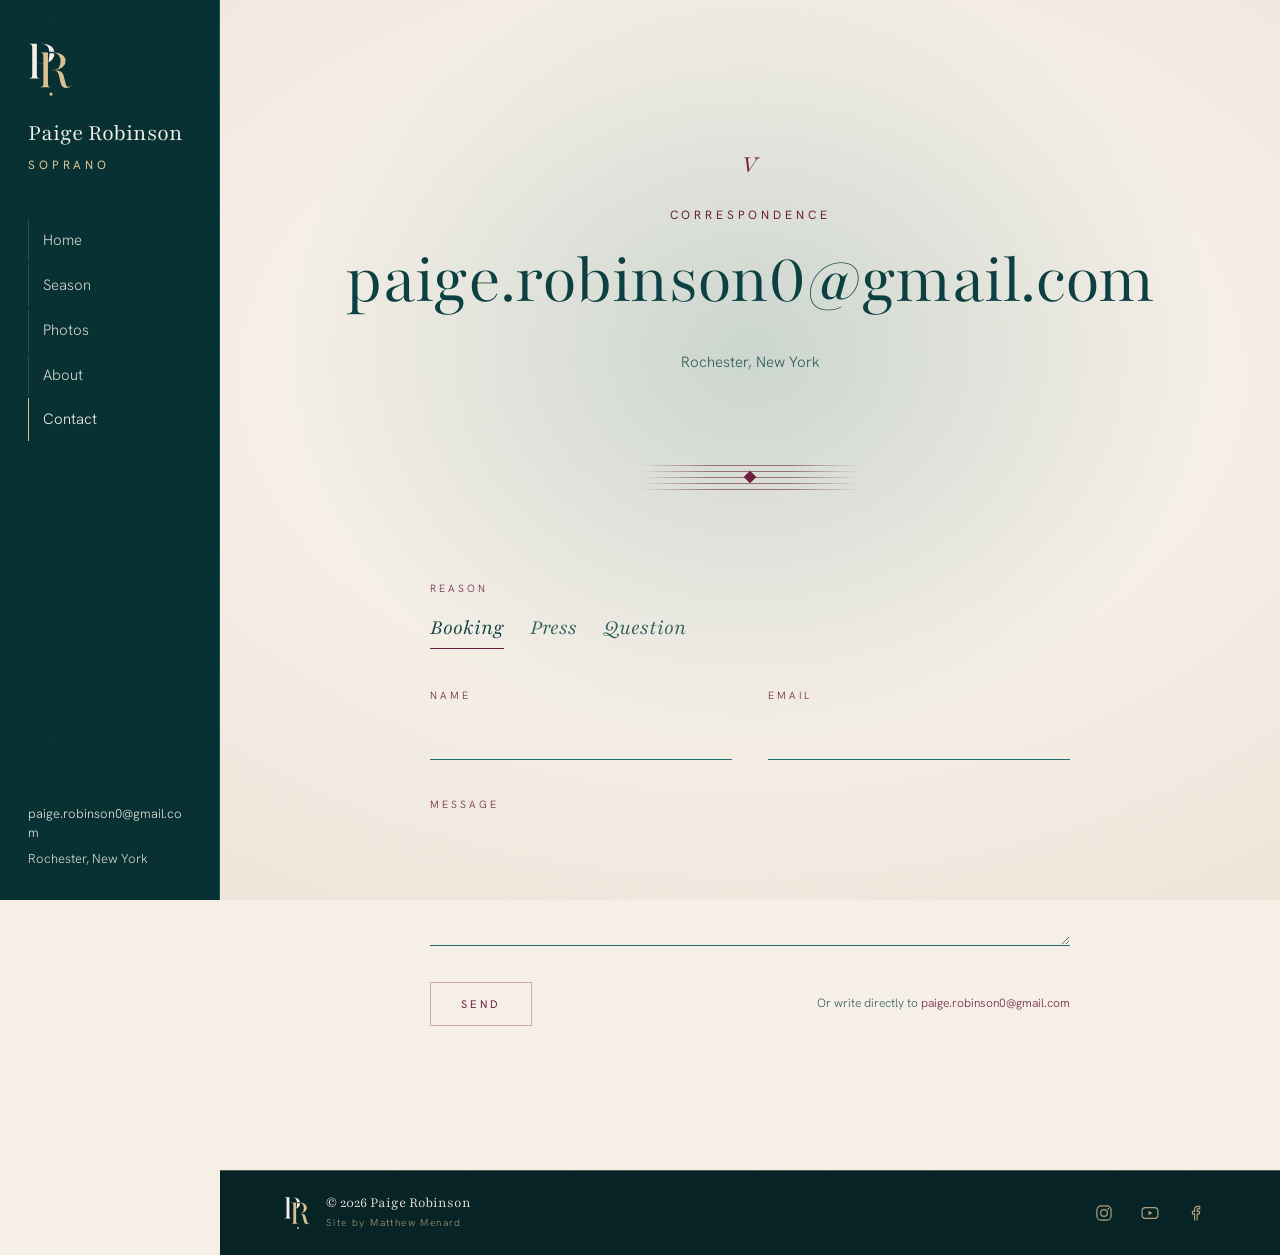
<file: contact.html>
<!DOCTYPE html>
<html lang="en" data-motion="full">
<head>
<meta charset="utf-8">
<meta name="viewport" content="width=device-width, initial-scale=1">
<title>Contact · Paige Robinson, soprano</title>
<meta name="description" content="Booking, press or questions for Paige Robinson, soprano.">
<link rel="canonical" href="https://paigerobinson.ca/contact.html">
<meta property="og:title" content="Contact · Paige Robinson, soprano">
<meta property="og:description" content="Booking, press or questions for Paige Robinson, soprano.">
<meta property="og:type" content="profile">
<meta property="og:image" content="images/og-image.jpg">
<meta name="theme-color" content="#0C3E40">
<link rel="icon" href="favicon.ico" sizes="16x16 32x32 48x48">
<link rel="icon" href="favicon.svg" type="image/svg+xml">
<link rel="icon" href="favicon-48.png" type="image/png" sizes="48x48">
<link rel="icon" href="favicon-96.png" type="image/png" sizes="96x96">
<link rel="icon" href="favicon-192.png" type="image/png" sizes="192x192">
<link rel="apple-touch-icon" href="apple-touch-icon.png">
<link rel="preload" href="_ds/paige-robinson-design-system-296b61f9-fd82-4965-8dd5-38969bdb76f6/fonts/playfair-normal-latin.woff2" as="font" type="font/woff2" crossorigin>
<link rel="stylesheet" href="_ds/paige-robinson-design-system-296b61f9-fd82-4965-8dd5-38969bdb76f6/styles.css">
<link rel="stylesheet" href="site.css?v=61">
<script type="application/ld+json">{"@context":"https://schema.org","@type":"Person","name":"Paige Robinson","jobTitle":"Soprano","sameAs":["https://www.youtube.com/@paigerobs","https://www.instagram.com/paige__robs/","https://www.facebook.com/paige.robinson.549221/"],"email":"mailto:paige.robinson0@gmail.com","address":{"@type":"PostalAddress","addressLocality":"Rochester","addressRegion":"NY","addressCountry":"US"},"alumniOf":[{"@type":"CollegeOrUniversity","name":"McGill University"},{"@type":"CollegeOrUniversity","name":"Eastman School of Music"}]}</script>
<script src="motion.js?v=61" defer></script>
<script src="site.js?v=61" defer></script>
</head>
<body>
<a class="pr-sr" href="#main">Skip to content</a>
<nav class="pr-rail site-rail" aria-label="Main">
  <a class="site-rail__brand" href="index.html" aria-label="Paige Robinson, soprano: back to the opening page">
    <svg class="mono-mark mono-mark--rail" viewBox="0 0 75.2 94.7" aria-hidden="true" focusable="false"><path class="mono-mark__p" d="M6.935483870967741 42.935483870967744V13.016129032258064Q6.935483870967741 10.354838709677416 6.532258064516128 9.064516129032256Q6.129032258064515 7.774193548387096 4.959677419354838 7.169354838709676Q3.790322580645161 6.564516129032256 1.451612903225806 6.241935483870968L0.0 6.08064516129032V6.0Q1.129032258064516 6.0 2.7016129032258065 6.08064516129032Q4.274193548387097 6.161290322580641 6.330645161290322 6.201612903225804Q8.387096774193548 6.241935483870968 10.725806451612904 6.241935483870968Q13.870967741935484 6.241935483870968 16.25 6.120967741935484Q18.629032258064516 6.0 20.161290322580644 6.0H23.064516129032256Q32.5 6.0 37.82258064516129 10.233870967741936Q43.14516129032258 14.467741935483872 43.14516129032258 21.967741935483872Q43.14516129032258 27.20967741935484 40.40322580645161 31.080645161290324Q37.66129032258064 34.95161290322581 32.74193548387096 37.08870967741935Q27.82258064516129 39.2258064516129 21.129032258064516 39.2258064516129Q19.516129032258064 39.2258064516129 18.104838709677416 39.18548387096774Q16.693548387096772 39.14516129032258 15.483870967741934 38.90322580645161Q14.274193548387096 38.66129032258064 12.903225806451612 38.41935483870968V38.33870967741935Q14.677419354838708 38.66129032258064 16.57258064516129 38.86290322580645Q18.46774193548387 39.064516129032256 20.161290322580644 39.064516129032256Q27.82258064516129 39.064516129032256 31.451612903225804 35.07258064516129Q35.08064516129032 31.08064516129032 35.08064516129032 22.532258064516128Q35.08064516129032 14.064516129032256 31.61290322580645 10.153225806451612Q28.14516129032258 6.241935483870968 20.7258064516129 6.322580645161288H14.43548387096774V42.935483870967744ZM9.838709677419356 62.854838709677416Q7.661290322580645 62.854838709677416 5.766129032258064 62.89516129032258Q3.870967741935484 62.93548387096774 2.4596774193548385 62.9758064516129Q1.048387096774193 63.016129032258064 0.0 63.096774193548384V63.016129032258064L1.532258064516129 62.774193548387096Q3.790322580645161 62.4516129032258 4.959677419354838 61.887096774193544Q6.129032258064515 61.32258064516129 6.532258064516128 59.99193548387096Q6.935483870967741 58.66129032258064 6.935483870967741 56.08064516129032V42.935483870967744H14.43548387096774V56.08064516129032Q14.43548387096774 59.87096774193548 15.483870967741934 61.16129032258064Q16.532258064516128 62.4516129032258 20.403225806451612 62.854838709677416L22.741935483870964 63.016129032258064V63.096774193548384Q21.532258064516128 63.016129032258064 19.717741935483872 62.9758064516129Q17.903225806451612 62.93548387096774 15.806451612903224 62.89516129032258Q13.709677419354836 62.854838709677416 11.20967741935484 62.854838709677416H10.725806451612904Z"/><path class="mono-mark__r" d="M25.12096774193548 62.85483870967742V27.290322580645167Q25.12096774193548 24.62903225806452 24.677419354838705 23.33870967741936Q24.233870967741932 22.0483870967742 23.104838709677416 21.40322580645162Q21.9758064516129 20.75806451612904 19.71774193548387 20.59677419354839L18.104838709677416 20.354838709677423V20.274193548387103Q19.233870967741932 20.274193548387103 20.645161290322577 20.354838709677423Q22.056451612903224 20.435483870967744 23.911290322580644 20.475806451612907Q25.766129032258064 20.51612903225807 28.024193548387096 20.51612903225807H28.83064516129032Q31.491935483870964 20.51612903225807 33.9516129032258 20.475806451612907Q36.41129032258064 20.435483870967744 38.266129032258064 20.354838709677423Q40.12096774193548 20.274193548387103 41.08870967741935 20.274193548387103Q50.36290322580645 20.274193548387103 55.846774193548384 24.064516129032263Q61.33064516129032 27.854838709677423 61.33064516129032 34.22580645161291Q61.33064516129032 38.741935483870975 58.50806451612903 42.16935483870968Q55.685483870967744 45.59677419354839 50.806451612903224 47.572580645161295Q45.927419354838705 49.5483870967742 39.4758064516129 49.5483870967742H28.749999999999996V49.46774193548387H38.58870967741935Q46.16935483870967 49.46774193548387 49.71774193548387 46.04032258064517Q53.266129032258064 42.612903225806456 53.266129032258064 35.35483870967742Q53.266129032258064 27.935483870967744 49.637096774193544 24.266129032258068Q46.008064516129025 20.59677419354839 38.83064516129032 20.59677419354839H32.62096774193548V62.85483870967742ZM62.45967741935483 78.5Q58.75 78.5 56.53225806451613 76.40322580645162Q54.314516129032256 74.30645161290323 53.266129032258064 69.79032258064517L50.766129032258064 58.903225806451616Q49.87903225806451 55.03225806451613 48.70967741935483 53.016129032258064Q47.54032258064515 51.0 45.36290322580645 50.2741935483871Q43.185483870967744 49.5483870967742 39.314516129032256 49.5483870967742H30.04032258064516V49.46774193548387H38.83064516129032Q46.008064516129025 49.46774193548387 49.91935483870967 50.35483870967742Q53.83064516129032 51.241935483870975 55.806451612903224 53.62096774193549Q57.78225806451613 56.0 58.83064516129032 60.67741935483872L61.088709677419345 69.46774193548387Q61.9758064516129 73.58064516129032 63.18548387096774 75.07258064516128Q64.39516129032258 76.56451612903226 66.57258064516128 76.48387096774194Q67.78225806451613 76.40322580645162 68.83064516129032 75.75806451612904Q69.87903225806451 75.11290322580646 71.16935483870968 73.33870967741936L71.25 73.41935483870968Q69.23387096774194 76.24193548387098 67.25806451612902 77.37096774193549Q65.28225806451613 78.5 62.45967741935483 78.5ZM28.024193548387096 77.12903225806453Q25.766129032258064 77.12903225806453 23.911290322580644 77.1693548387097Q22.056451612903224 77.20967741935485 20.645161290322577 77.25Q19.233870967741932 77.29032258064517 18.104838709677416 77.37096774193549V77.29032258064517L19.71774193548387 77.04838709677419Q21.9758064516129 76.72580645161291 23.104838709677416 76.16129032258064Q24.233870967741932 75.59677419354838 24.677419354838705 74.26612903225806Q25.12096774193548 72.93548387096774 25.12096774193548 70.35483870967742V62.85483870967742H32.62096774193548V70.35483870967742Q32.62096774193548 74.22580645161291 33.58870967741935 75.47580645161291Q34.556451612903224 76.72580645161291 38.02419354838709 77.12903225806453L39.4758064516129 77.29032258064517V77.37096774193549Q38.427419354838705 77.29032258064517 37.016129032258064 77.25Q35.604838709677416 77.20967741935485 33.75 77.1693548387097Q31.895161290322577 77.12903225806453 29.637096774193544 77.12903225806453H28.83064516129032Z"/><path class="mono-mark__d" d="M37.62 85.30L40.83 88.50L37.62 91.70L34.42 88.50Z"/></svg>
    <span class="site-rail__name">Paige Robinson</span>
    <span class="pr-eyebrow">Soprano</span>
  </a>
  <ul class="site-rail__list">
    <li><a class="site-rail__link" href="home.html">Home</a></li>
    <li><a class="site-rail__link" href="season.html">Season</a></li>
    <li><a class="site-rail__link" href="photos.html">Photos</a></li>
    <li><a class="site-rail__link" href="about.html">About</a></li>
    <li><a class="site-rail__link" href="contact.html" aria-current="page">Contact</a><span class="site-rail__marker" aria-hidden="true"></span></li>
  </ul>
  <div class="site-rail__foot">
    <a href="mailto:paige.robinson0@gmail.com">paige.robinson0@gmail.com</a>
    <span>Rochester, New York</span>
  </div>
</nav>
<header class="pr-mnav">
  <a class="site-mname" href="index.html"><svg class="mono-mark mono-mark--sm" viewBox="0 0 75.2 94.7" aria-hidden="true" focusable="false"><path class="mono-mark__p" d="M6.935483870967741 42.935483870967744V13.016129032258064Q6.935483870967741 10.354838709677416 6.532258064516128 9.064516129032256Q6.129032258064515 7.774193548387096 4.959677419354838 7.169354838709676Q3.790322580645161 6.564516129032256 1.451612903225806 6.241935483870968L0.0 6.08064516129032V6.0Q1.129032258064516 6.0 2.7016129032258065 6.08064516129032Q4.274193548387097 6.161290322580641 6.330645161290322 6.201612903225804Q8.387096774193548 6.241935483870968 10.725806451612904 6.241935483870968Q13.870967741935484 6.241935483870968 16.25 6.120967741935484Q18.629032258064516 6.0 20.161290322580644 6.0H23.064516129032256Q32.5 6.0 37.82258064516129 10.233870967741936Q43.14516129032258 14.467741935483872 43.14516129032258 21.967741935483872Q43.14516129032258 27.20967741935484 40.40322580645161 31.080645161290324Q37.66129032258064 34.95161290322581 32.74193548387096 37.08870967741935Q27.82258064516129 39.2258064516129 21.129032258064516 39.2258064516129Q19.516129032258064 39.2258064516129 18.104838709677416 39.18548387096774Q16.693548387096772 39.14516129032258 15.483870967741934 38.90322580645161Q14.274193548387096 38.66129032258064 12.903225806451612 38.41935483870968V38.33870967741935Q14.677419354838708 38.66129032258064 16.57258064516129 38.86290322580645Q18.46774193548387 39.064516129032256 20.161290322580644 39.064516129032256Q27.82258064516129 39.064516129032256 31.451612903225804 35.07258064516129Q35.08064516129032 31.08064516129032 35.08064516129032 22.532258064516128Q35.08064516129032 14.064516129032256 31.61290322580645 10.153225806451612Q28.14516129032258 6.241935483870968 20.7258064516129 6.322580645161288H14.43548387096774V42.935483870967744ZM9.838709677419356 62.854838709677416Q7.661290322580645 62.854838709677416 5.766129032258064 62.89516129032258Q3.870967741935484 62.93548387096774 2.4596774193548385 62.9758064516129Q1.048387096774193 63.016129032258064 0.0 63.096774193548384V63.016129032258064L1.532258064516129 62.774193548387096Q3.790322580645161 62.4516129032258 4.959677419354838 61.887096774193544Q6.129032258064515 61.32258064516129 6.532258064516128 59.99193548387096Q6.935483870967741 58.66129032258064 6.935483870967741 56.08064516129032V42.935483870967744H14.43548387096774V56.08064516129032Q14.43548387096774 59.87096774193548 15.483870967741934 61.16129032258064Q16.532258064516128 62.4516129032258 20.403225806451612 62.854838709677416L22.741935483870964 63.016129032258064V63.096774193548384Q21.532258064516128 63.016129032258064 19.717741935483872 62.9758064516129Q17.903225806451612 62.93548387096774 15.806451612903224 62.89516129032258Q13.709677419354836 62.854838709677416 11.20967741935484 62.854838709677416H10.725806451612904Z"/><path class="mono-mark__r" d="M25.12096774193548 62.85483870967742V27.290322580645167Q25.12096774193548 24.62903225806452 24.677419354838705 23.33870967741936Q24.233870967741932 22.0483870967742 23.104838709677416 21.40322580645162Q21.9758064516129 20.75806451612904 19.71774193548387 20.59677419354839L18.104838709677416 20.354838709677423V20.274193548387103Q19.233870967741932 20.274193548387103 20.645161290322577 20.354838709677423Q22.056451612903224 20.435483870967744 23.911290322580644 20.475806451612907Q25.766129032258064 20.51612903225807 28.024193548387096 20.51612903225807H28.83064516129032Q31.491935483870964 20.51612903225807 33.9516129032258 20.475806451612907Q36.41129032258064 20.435483870967744 38.266129032258064 20.354838709677423Q40.12096774193548 20.274193548387103 41.08870967741935 20.274193548387103Q50.36290322580645 20.274193548387103 55.846774193548384 24.064516129032263Q61.33064516129032 27.854838709677423 61.33064516129032 34.22580645161291Q61.33064516129032 38.741935483870975 58.50806451612903 42.16935483870968Q55.685483870967744 45.59677419354839 50.806451612903224 47.572580645161295Q45.927419354838705 49.5483870967742 39.4758064516129 49.5483870967742H28.749999999999996V49.46774193548387H38.58870967741935Q46.16935483870967 49.46774193548387 49.71774193548387 46.04032258064517Q53.266129032258064 42.612903225806456 53.266129032258064 35.35483870967742Q53.266129032258064 27.935483870967744 49.637096774193544 24.266129032258068Q46.008064516129025 20.59677419354839 38.83064516129032 20.59677419354839H32.62096774193548V62.85483870967742ZM62.45967741935483 78.5Q58.75 78.5 56.53225806451613 76.40322580645162Q54.314516129032256 74.30645161290323 53.266129032258064 69.79032258064517L50.766129032258064 58.903225806451616Q49.87903225806451 55.03225806451613 48.70967741935483 53.016129032258064Q47.54032258064515 51.0 45.36290322580645 50.2741935483871Q43.185483870967744 49.5483870967742 39.314516129032256 49.5483870967742H30.04032258064516V49.46774193548387H38.83064516129032Q46.008064516129025 49.46774193548387 49.91935483870967 50.35483870967742Q53.83064516129032 51.241935483870975 55.806451612903224 53.62096774193549Q57.78225806451613 56.0 58.83064516129032 60.67741935483872L61.088709677419345 69.46774193548387Q61.9758064516129 73.58064516129032 63.18548387096774 75.07258064516128Q64.39516129032258 76.56451612903226 66.57258064516128 76.48387096774194Q67.78225806451613 76.40322580645162 68.83064516129032 75.75806451612904Q69.87903225806451 75.11290322580646 71.16935483870968 73.33870967741936L71.25 73.41935483870968Q69.23387096774194 76.24193548387098 67.25806451612902 77.37096774193549Q65.28225806451613 78.5 62.45967741935483 78.5ZM28.024193548387096 77.12903225806453Q25.766129032258064 77.12903225806453 23.911290322580644 77.1693548387097Q22.056451612903224 77.20967741935485 20.645161290322577 77.25Q19.233870967741932 77.29032258064517 18.104838709677416 77.37096774193549V77.29032258064517L19.71774193548387 77.04838709677419Q21.9758064516129 76.72580645161291 23.104838709677416 76.16129032258064Q24.233870967741932 75.59677419354838 24.677419354838705 74.26612903225806Q25.12096774193548 72.93548387096774 25.12096774193548 70.35483870967742V62.85483870967742H32.62096774193548V70.35483870967742Q32.62096774193548 74.22580645161291 33.58870967741935 75.47580645161291Q34.556451612903224 76.72580645161291 38.02419354838709 77.12903225806453L39.4758064516129 77.29032258064517V77.37096774193549Q38.427419354838705 77.29032258064517 37.016129032258064 77.25Q35.604838709677416 77.20967741935485 33.75 77.1693548387097Q31.895161290322577 77.12903225806453 29.637096774193544 77.12903225806453H28.83064516129032Z"/><path class="mono-mark__d" d="M37.62 85.30L40.83 88.50L37.62 91.70L34.42 88.50Z"/></svg><span class="site-mname__txt">Paige Robinson<span>Soprano</span></span></a>
  <button type="button" class="pr-mnav__btn" data-menu-open aria-controls="site-menu" aria-expanded="false">Index <span class="pr-mnav__bars" aria-hidden="true"><i></i><i></i></span></button>
</header>
<div class="pr-overlay" id="site-menu" aria-hidden="true">
  <div class="pr-overlay__top">
    <a class="site-mname" href="index.html"><svg class="mono-mark mono-mark--sm" viewBox="0 0 75.2 94.7" aria-hidden="true" focusable="false"><path class="mono-mark__p" d="M6.935483870967741 42.935483870967744V13.016129032258064Q6.935483870967741 10.354838709677416 6.532258064516128 9.064516129032256Q6.129032258064515 7.774193548387096 4.959677419354838 7.169354838709676Q3.790322580645161 6.564516129032256 1.451612903225806 6.241935483870968L0.0 6.08064516129032V6.0Q1.129032258064516 6.0 2.7016129032258065 6.08064516129032Q4.274193548387097 6.161290322580641 6.330645161290322 6.201612903225804Q8.387096774193548 6.241935483870968 10.725806451612904 6.241935483870968Q13.870967741935484 6.241935483870968 16.25 6.120967741935484Q18.629032258064516 6.0 20.161290322580644 6.0H23.064516129032256Q32.5 6.0 37.82258064516129 10.233870967741936Q43.14516129032258 14.467741935483872 43.14516129032258 21.967741935483872Q43.14516129032258 27.20967741935484 40.40322580645161 31.080645161290324Q37.66129032258064 34.95161290322581 32.74193548387096 37.08870967741935Q27.82258064516129 39.2258064516129 21.129032258064516 39.2258064516129Q19.516129032258064 39.2258064516129 18.104838709677416 39.18548387096774Q16.693548387096772 39.14516129032258 15.483870967741934 38.90322580645161Q14.274193548387096 38.66129032258064 12.903225806451612 38.41935483870968V38.33870967741935Q14.677419354838708 38.66129032258064 16.57258064516129 38.86290322580645Q18.46774193548387 39.064516129032256 20.161290322580644 39.064516129032256Q27.82258064516129 39.064516129032256 31.451612903225804 35.07258064516129Q35.08064516129032 31.08064516129032 35.08064516129032 22.532258064516128Q35.08064516129032 14.064516129032256 31.61290322580645 10.153225806451612Q28.14516129032258 6.241935483870968 20.7258064516129 6.322580645161288H14.43548387096774V42.935483870967744ZM9.838709677419356 62.854838709677416Q7.661290322580645 62.854838709677416 5.766129032258064 62.89516129032258Q3.870967741935484 62.93548387096774 2.4596774193548385 62.9758064516129Q1.048387096774193 63.016129032258064 0.0 63.096774193548384V63.016129032258064L1.532258064516129 62.774193548387096Q3.790322580645161 62.4516129032258 4.959677419354838 61.887096774193544Q6.129032258064515 61.32258064516129 6.532258064516128 59.99193548387096Q6.935483870967741 58.66129032258064 6.935483870967741 56.08064516129032V42.935483870967744H14.43548387096774V56.08064516129032Q14.43548387096774 59.87096774193548 15.483870967741934 61.16129032258064Q16.532258064516128 62.4516129032258 20.403225806451612 62.854838709677416L22.741935483870964 63.016129032258064V63.096774193548384Q21.532258064516128 63.016129032258064 19.717741935483872 62.9758064516129Q17.903225806451612 62.93548387096774 15.806451612903224 62.89516129032258Q13.709677419354836 62.854838709677416 11.20967741935484 62.854838709677416H10.725806451612904Z"/><path class="mono-mark__r" d="M25.12096774193548 62.85483870967742V27.290322580645167Q25.12096774193548 24.62903225806452 24.677419354838705 23.33870967741936Q24.233870967741932 22.0483870967742 23.104838709677416 21.40322580645162Q21.9758064516129 20.75806451612904 19.71774193548387 20.59677419354839L18.104838709677416 20.354838709677423V20.274193548387103Q19.233870967741932 20.274193548387103 20.645161290322577 20.354838709677423Q22.056451612903224 20.435483870967744 23.911290322580644 20.475806451612907Q25.766129032258064 20.51612903225807 28.024193548387096 20.51612903225807H28.83064516129032Q31.491935483870964 20.51612903225807 33.9516129032258 20.475806451612907Q36.41129032258064 20.435483870967744 38.266129032258064 20.354838709677423Q40.12096774193548 20.274193548387103 41.08870967741935 20.274193548387103Q50.36290322580645 20.274193548387103 55.846774193548384 24.064516129032263Q61.33064516129032 27.854838709677423 61.33064516129032 34.22580645161291Q61.33064516129032 38.741935483870975 58.50806451612903 42.16935483870968Q55.685483870967744 45.59677419354839 50.806451612903224 47.572580645161295Q45.927419354838705 49.5483870967742 39.4758064516129 49.5483870967742H28.749999999999996V49.46774193548387H38.58870967741935Q46.16935483870967 49.46774193548387 49.71774193548387 46.04032258064517Q53.266129032258064 42.612903225806456 53.266129032258064 35.35483870967742Q53.266129032258064 27.935483870967744 49.637096774193544 24.266129032258068Q46.008064516129025 20.59677419354839 38.83064516129032 20.59677419354839H32.62096774193548V62.85483870967742ZM62.45967741935483 78.5Q58.75 78.5 56.53225806451613 76.40322580645162Q54.314516129032256 74.30645161290323 53.266129032258064 69.79032258064517L50.766129032258064 58.903225806451616Q49.87903225806451 55.03225806451613 48.70967741935483 53.016129032258064Q47.54032258064515 51.0 45.36290322580645 50.2741935483871Q43.185483870967744 49.5483870967742 39.314516129032256 49.5483870967742H30.04032258064516V49.46774193548387H38.83064516129032Q46.008064516129025 49.46774193548387 49.91935483870967 50.35483870967742Q53.83064516129032 51.241935483870975 55.806451612903224 53.62096774193549Q57.78225806451613 56.0 58.83064516129032 60.67741935483872L61.088709677419345 69.46774193548387Q61.9758064516129 73.58064516129032 63.18548387096774 75.07258064516128Q64.39516129032258 76.56451612903226 66.57258064516128 76.48387096774194Q67.78225806451613 76.40322580645162 68.83064516129032 75.75806451612904Q69.87903225806451 75.11290322580646 71.16935483870968 73.33870967741936L71.25 73.41935483870968Q69.23387096774194 76.24193548387098 67.25806451612902 77.37096774193549Q65.28225806451613 78.5 62.45967741935483 78.5ZM28.024193548387096 77.12903225806453Q25.766129032258064 77.12903225806453 23.911290322580644 77.1693548387097Q22.056451612903224 77.20967741935485 20.645161290322577 77.25Q19.233870967741932 77.29032258064517 18.104838709677416 77.37096774193549V77.29032258064517L19.71774193548387 77.04838709677419Q21.9758064516129 76.72580645161291 23.104838709677416 76.16129032258064Q24.233870967741932 75.59677419354838 24.677419354838705 74.26612903225806Q25.12096774193548 72.93548387096774 25.12096774193548 70.35483870967742V62.85483870967742H32.62096774193548V70.35483870967742Q32.62096774193548 74.22580645161291 33.58870967741935 75.47580645161291Q34.556451612903224 76.72580645161291 38.02419354838709 77.12903225806453L39.4758064516129 77.29032258064517V77.37096774193549Q38.427419354838705 77.29032258064517 37.016129032258064 77.25Q35.604838709677416 77.20967741935485 33.75 77.1693548387097Q31.895161290322577 77.12903225806453 29.637096774193544 77.12903225806453H28.83064516129032Z"/><path class="mono-mark__d" d="M37.62 85.30L40.83 88.50L37.62 91.70L34.42 88.50Z"/></svg><span class="site-mname__txt">Paige Robinson<span>Soprano</span></span></a>
    <button type="button" class="pr-overlay__close" data-menu-close>Close <b aria-hidden="true">×</b></button>
  </div>
  <ul class="pr-overlay__list">
    <li><a class="pr-overlay__link" href="home.html"><span class="pr-overlay__num">I</span><span class="pr-overlay__title">Home</span></a></li>
    <li><a class="pr-overlay__link" href="season.html"><span class="pr-overlay__num">II</span><span class="pr-overlay__title">Season</span></a></li>
    <li><a class="pr-overlay__link" href="photos.html"><span class="pr-overlay__num">III</span><span class="pr-overlay__title">Photos</span></a></li>
    <li><a class="pr-overlay__link" href="about.html"><span class="pr-overlay__num">IV</span><span class="pr-overlay__title">About</span></a></li>
    <li><a class="pr-overlay__link" href="contact.html" aria-current="page"><span class="pr-overlay__num">V</span><span class="pr-overlay__title">Contact</span></a></li>
  </ul>
  <p class="pr-overlay__meta"><a href="mailto:paige.robinson0@gmail.com">paige.robinson0@gmail.com</a><br>Rochester, New York</p>
</div>
<div class="pr-page pr-page--railed">
<main id="main" class="contact">
  <div class="pr-grand-wrap">
    <span class="pr-pagetitle__num" data-reveal="fade">V</span>
    <h1 class="pr-eyebrow" style="font-family:var(--font-label)" data-reveal="fade">Correspondence</h1>
    <a class="pr-grand pr-grand--email" href="mailto:paige.robinson0@gmail.com" data-reveal>paige.robinson0@gmail.com</a>
    <p style="color:var(--text-muted);font-size:var(--type-small)" data-reveal data-delay="150">Rochester, New York</p>
    <!-- Phone number withheld until Paige confirms it may be public. -->
  </div>

  <div class="stave" aria-hidden="true"></div>

  <form id="contact-form" class="contact-form" action="https://formsubmit.co/paige.robinson0@gmail.com" method="POST" data-reveal data-delay="300">
    <input type="hidden" name="_captcha" value="false">
    <input type="hidden" name="_subject" value="Website enquiry">
    <div class="contact-hp" aria-hidden="true"><label>Leave empty <input type="text" name="_honey" tabindex="-1" autocomplete="off"></label></div>
    <fieldset class="pr-reason">
      <legend class="pr-reason__legend">Reason</legend>
      <div class="pr-reason__opts">
        <label class="pr-reason__opt"><input type="radio" name="reason" value="Booking" checked><span class="pr-reason__txt">Booking</span></label>
        <label class="pr-reason__opt"><input type="radio" name="reason" value="Press"><span class="pr-reason__txt">Press</span></label>
        <label class="pr-reason__opt"><input type="radio" name="reason" value="Question"><span class="pr-reason__txt">Question</span></label>
      </div>
    </fieldset>
    <div class="contact-form__row">
      <label class="pr-field"><span class="pr-field__label">Name</span><input class="pr-field__input" name="name" autocomplete="name" required></label>
      <label class="pr-field"><span class="pr-field__label">Email</span><input class="pr-field__input" type="email" name="email" autocomplete="email" required></label>
    </div>
    <label class="pr-field"><span class="pr-field__label">Message</span><textarea class="pr-field__input" name="message" rows="4" required></textarea></label>
    <div class="contact-form__foot">
      <button type="submit" class="pr-btn pr-btn--outline">Send</button>
      <span class="pr-field__hint">Or write directly to <a href="mailto:paige.robinson0@gmail.com" style="color:var(--pr-sand)">paige.robinson0@gmail.com</a></span>
    </div>
  </form>
</main>
  <footer class="pr-footer">
    <span class="pr-footer__brand"><svg class="mono-mark mono-mark--foot" viewBox="0 0 75.2 94.7" aria-hidden="true" focusable="false"><path class="mono-mark__p" d="M6.935483870967741 42.935483870967744V13.016129032258064Q6.935483870967741 10.354838709677416 6.532258064516128 9.064516129032256Q6.129032258064515 7.774193548387096 4.959677419354838 7.169354838709676Q3.790322580645161 6.564516129032256 1.451612903225806 6.241935483870968L0.0 6.08064516129032V6.0Q1.129032258064516 6.0 2.7016129032258065 6.08064516129032Q4.274193548387097 6.161290322580641 6.330645161290322 6.201612903225804Q8.387096774193548 6.241935483870968 10.725806451612904 6.241935483870968Q13.870967741935484 6.241935483870968 16.25 6.120967741935484Q18.629032258064516 6.0 20.161290322580644 6.0H23.064516129032256Q32.5 6.0 37.82258064516129 10.233870967741936Q43.14516129032258 14.467741935483872 43.14516129032258 21.967741935483872Q43.14516129032258 27.20967741935484 40.40322580645161 31.080645161290324Q37.66129032258064 34.95161290322581 32.74193548387096 37.08870967741935Q27.82258064516129 39.2258064516129 21.129032258064516 39.2258064516129Q19.516129032258064 39.2258064516129 18.104838709677416 39.18548387096774Q16.693548387096772 39.14516129032258 15.483870967741934 38.90322580645161Q14.274193548387096 38.66129032258064 12.903225806451612 38.41935483870968V38.33870967741935Q14.677419354838708 38.66129032258064 16.57258064516129 38.86290322580645Q18.46774193548387 39.064516129032256 20.161290322580644 39.064516129032256Q27.82258064516129 39.064516129032256 31.451612903225804 35.07258064516129Q35.08064516129032 31.08064516129032 35.08064516129032 22.532258064516128Q35.08064516129032 14.064516129032256 31.61290322580645 10.153225806451612Q28.14516129032258 6.241935483870968 20.7258064516129 6.322580645161288H14.43548387096774V42.935483870967744ZM9.838709677419356 62.854838709677416Q7.661290322580645 62.854838709677416 5.766129032258064 62.89516129032258Q3.870967741935484 62.93548387096774 2.4596774193548385 62.9758064516129Q1.048387096774193 63.016129032258064 0.0 63.096774193548384V63.016129032258064L1.532258064516129 62.774193548387096Q3.790322580645161 62.4516129032258 4.959677419354838 61.887096774193544Q6.129032258064515 61.32258064516129 6.532258064516128 59.99193548387096Q6.935483870967741 58.66129032258064 6.935483870967741 56.08064516129032V42.935483870967744H14.43548387096774V56.08064516129032Q14.43548387096774 59.87096774193548 15.483870967741934 61.16129032258064Q16.532258064516128 62.4516129032258 20.403225806451612 62.854838709677416L22.741935483870964 63.016129032258064V63.096774193548384Q21.532258064516128 63.016129032258064 19.717741935483872 62.9758064516129Q17.903225806451612 62.93548387096774 15.806451612903224 62.89516129032258Q13.709677419354836 62.854838709677416 11.20967741935484 62.854838709677416H10.725806451612904Z"/><path class="mono-mark__r" d="M25.12096774193548 62.85483870967742V27.290322580645167Q25.12096774193548 24.62903225806452 24.677419354838705 23.33870967741936Q24.233870967741932 22.0483870967742 23.104838709677416 21.40322580645162Q21.9758064516129 20.75806451612904 19.71774193548387 20.59677419354839L18.104838709677416 20.354838709677423V20.274193548387103Q19.233870967741932 20.274193548387103 20.645161290322577 20.354838709677423Q22.056451612903224 20.435483870967744 23.911290322580644 20.475806451612907Q25.766129032258064 20.51612903225807 28.024193548387096 20.51612903225807H28.83064516129032Q31.491935483870964 20.51612903225807 33.9516129032258 20.475806451612907Q36.41129032258064 20.435483870967744 38.266129032258064 20.354838709677423Q40.12096774193548 20.274193548387103 41.08870967741935 20.274193548387103Q50.36290322580645 20.274193548387103 55.846774193548384 24.064516129032263Q61.33064516129032 27.854838709677423 61.33064516129032 34.22580645161291Q61.33064516129032 38.741935483870975 58.50806451612903 42.16935483870968Q55.685483870967744 45.59677419354839 50.806451612903224 47.572580645161295Q45.927419354838705 49.5483870967742 39.4758064516129 49.5483870967742H28.749999999999996V49.46774193548387H38.58870967741935Q46.16935483870967 49.46774193548387 49.71774193548387 46.04032258064517Q53.266129032258064 42.612903225806456 53.266129032258064 35.35483870967742Q53.266129032258064 27.935483870967744 49.637096774193544 24.266129032258068Q46.008064516129025 20.59677419354839 38.83064516129032 20.59677419354839H32.62096774193548V62.85483870967742ZM62.45967741935483 78.5Q58.75 78.5 56.53225806451613 76.40322580645162Q54.314516129032256 74.30645161290323 53.266129032258064 69.79032258064517L50.766129032258064 58.903225806451616Q49.87903225806451 55.03225806451613 48.70967741935483 53.016129032258064Q47.54032258064515 51.0 45.36290322580645 50.2741935483871Q43.185483870967744 49.5483870967742 39.314516129032256 49.5483870967742H30.04032258064516V49.46774193548387H38.83064516129032Q46.008064516129025 49.46774193548387 49.91935483870967 50.35483870967742Q53.83064516129032 51.241935483870975 55.806451612903224 53.62096774193549Q57.78225806451613 56.0 58.83064516129032 60.67741935483872L61.088709677419345 69.46774193548387Q61.9758064516129 73.58064516129032 63.18548387096774 75.07258064516128Q64.39516129032258 76.56451612903226 66.57258064516128 76.48387096774194Q67.78225806451613 76.40322580645162 68.83064516129032 75.75806451612904Q69.87903225806451 75.11290322580646 71.16935483870968 73.33870967741936L71.25 73.41935483870968Q69.23387096774194 76.24193548387098 67.25806451612902 77.37096774193549Q65.28225806451613 78.5 62.45967741935483 78.5ZM28.024193548387096 77.12903225806453Q25.766129032258064 77.12903225806453 23.911290322580644 77.1693548387097Q22.056451612903224 77.20967741935485 20.645161290322577 77.25Q19.233870967741932 77.29032258064517 18.104838709677416 77.37096774193549V77.29032258064517L19.71774193548387 77.04838709677419Q21.9758064516129 76.72580645161291 23.104838709677416 76.16129032258064Q24.233870967741932 75.59677419354838 24.677419354838705 74.26612903225806Q25.12096774193548 72.93548387096774 25.12096774193548 70.35483870967742V62.85483870967742H32.62096774193548V70.35483870967742Q32.62096774193548 74.22580645161291 33.58870967741935 75.47580645161291Q34.556451612903224 76.72580645161291 38.02419354838709 77.12903225806453L39.4758064516129 77.29032258064517V77.37096774193549Q38.427419354838705 77.29032258064517 37.016129032258064 77.25Q35.604838709677416 77.20967741935485 33.75 77.1693548387097Q31.895161290322577 77.12903225806453 29.637096774193544 77.12903225806453H28.83064516129032Z"/><path class="mono-mark__d" d="M37.62 85.30L40.83 88.50L37.62 91.70L34.42 88.50Z"/></svg><span class="pr-footer__copy">© 2026 Paige Robinson<a class="pr-footer__credit" href="https://www.matthewmenardmusic.com/commissions" target="_blank" rel="noopener">Site by Matthew Menard</a></span></span>
    <div class="pr-footer__group">
      <span class="pr-footer__socials"><a class="pr-footer__icon" href="https://www.instagram.com/paige__robs/" target="_blank" rel="noopener" aria-label="Instagram (opens in a new tab)"><svg viewBox="0 0 24 24" aria-hidden="true" focusable="false"><rect x="3.5" y="3.5" width="17" height="17" rx="5"/><circle cx="12" cy="12" r="4"/><circle class="fill" cx="17.1" cy="6.9" r="1.05"/></svg></a><a class="pr-footer__icon" href="https://www.youtube.com/@paigerobs" target="_blank" rel="noopener" aria-label="YouTube (opens in a new tab)"><svg viewBox="0 0 24 24" aria-hidden="true" focusable="false"><rect x="2.5" y="5.5" width="19" height="13" rx="4"/><path class="fill" d="M10.2 9.2v5.6l4.8-2.8z"/></svg></a><a class="pr-footer__icon" href="https://www.facebook.com/paige.robinson.549221/" target="_blank" rel="noopener" aria-label="Facebook (opens in a new tab)"><svg viewBox="0 0 24 24" aria-hidden="true" focusable="false"><path d="M13.4 20.5v-7.4h2.6l.4-3h-3V8.3c0-.9.3-1.5 1.5-1.5h1.6V4.1a21 21 0 0 0-2.3-.1c-2.3 0-3.9 1.4-3.9 4v2.1H7.7v3h2.6v7.4"/></svg></a></span>
    </div>
  </footer>
</div>
</body>
</html>
</file>
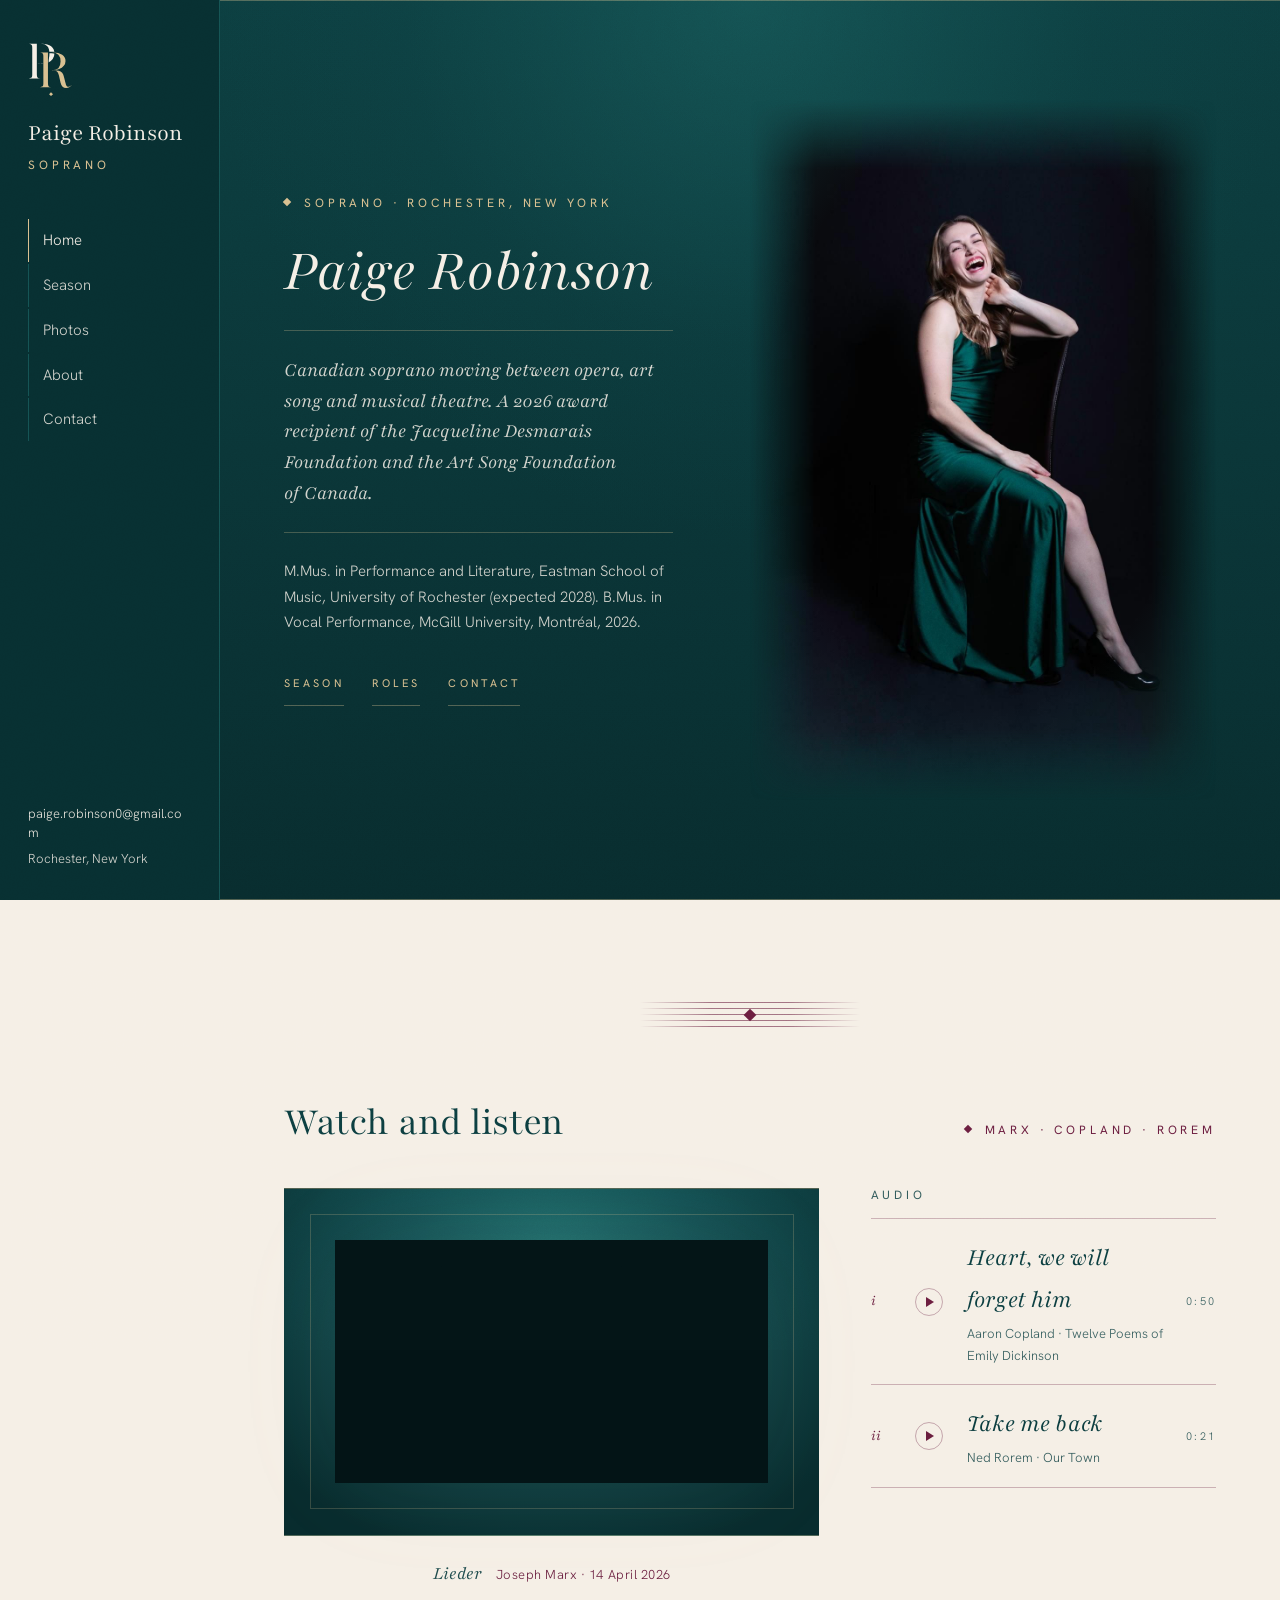
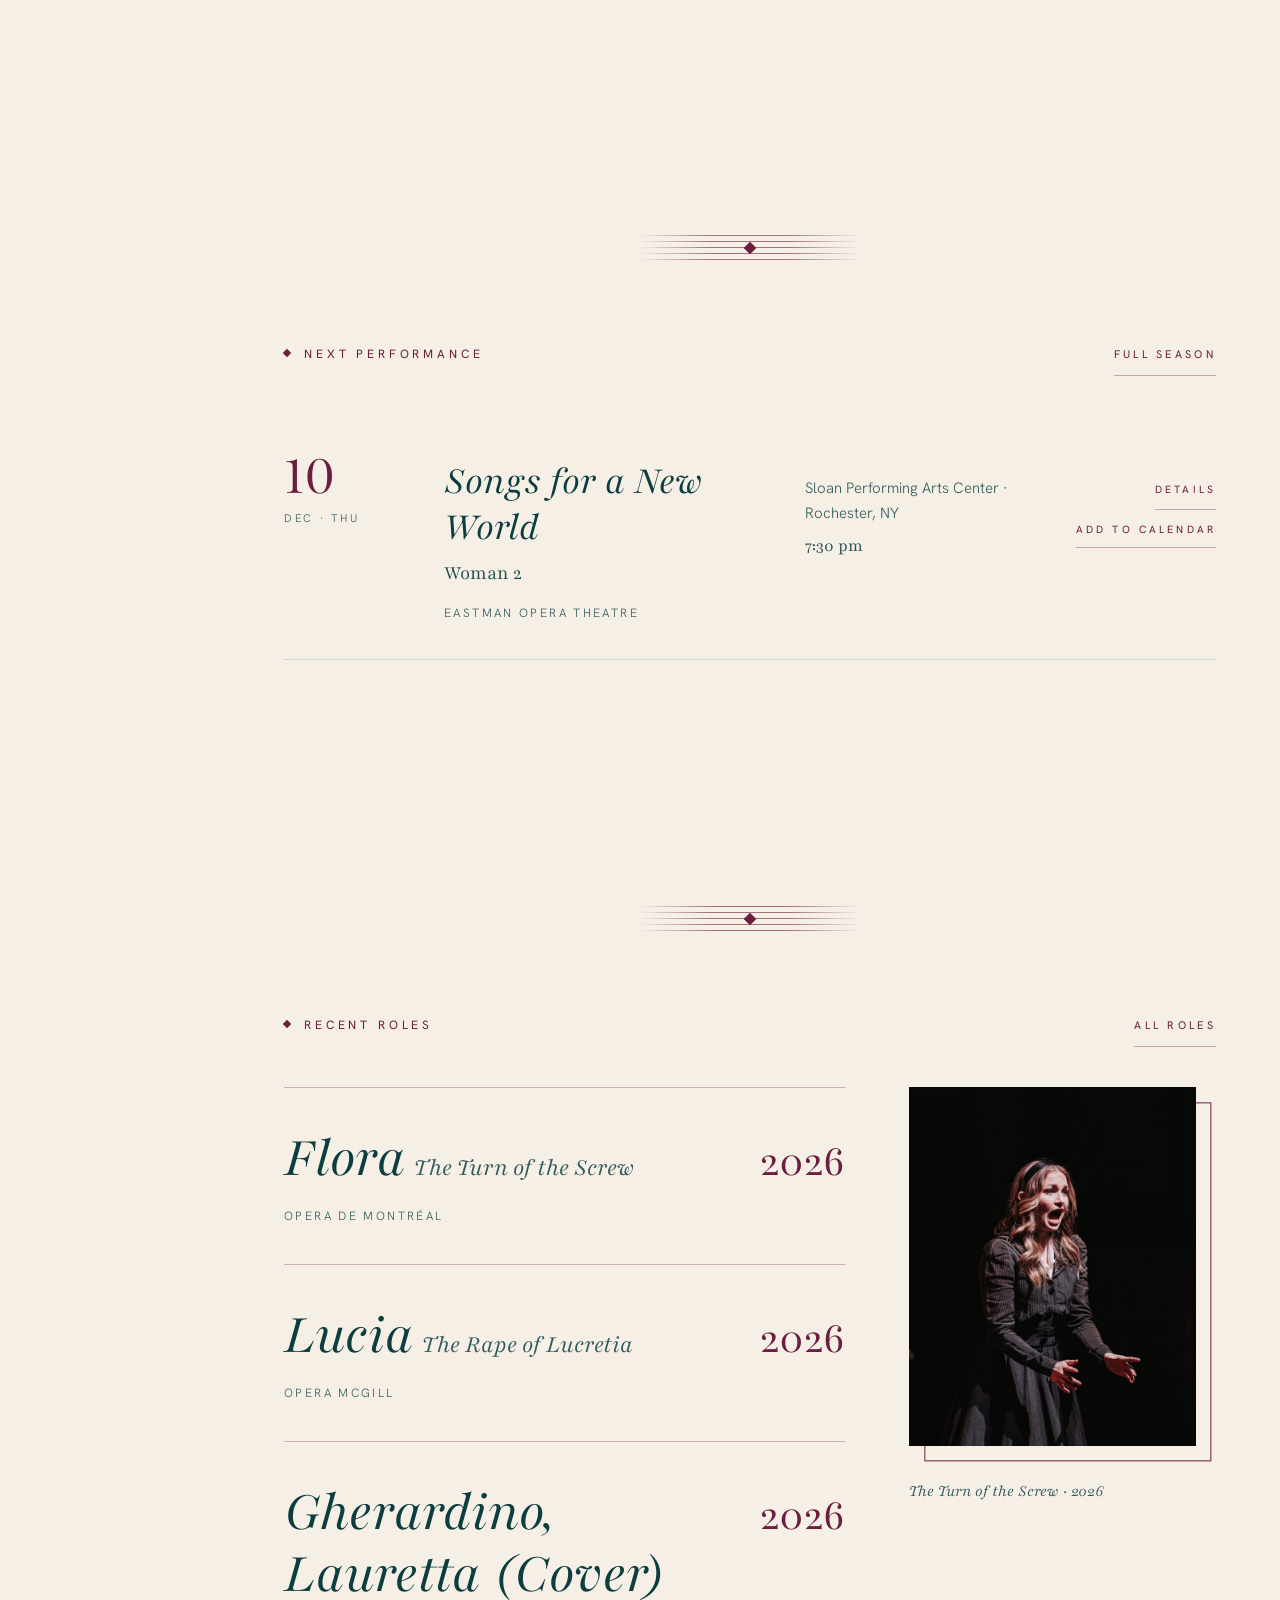
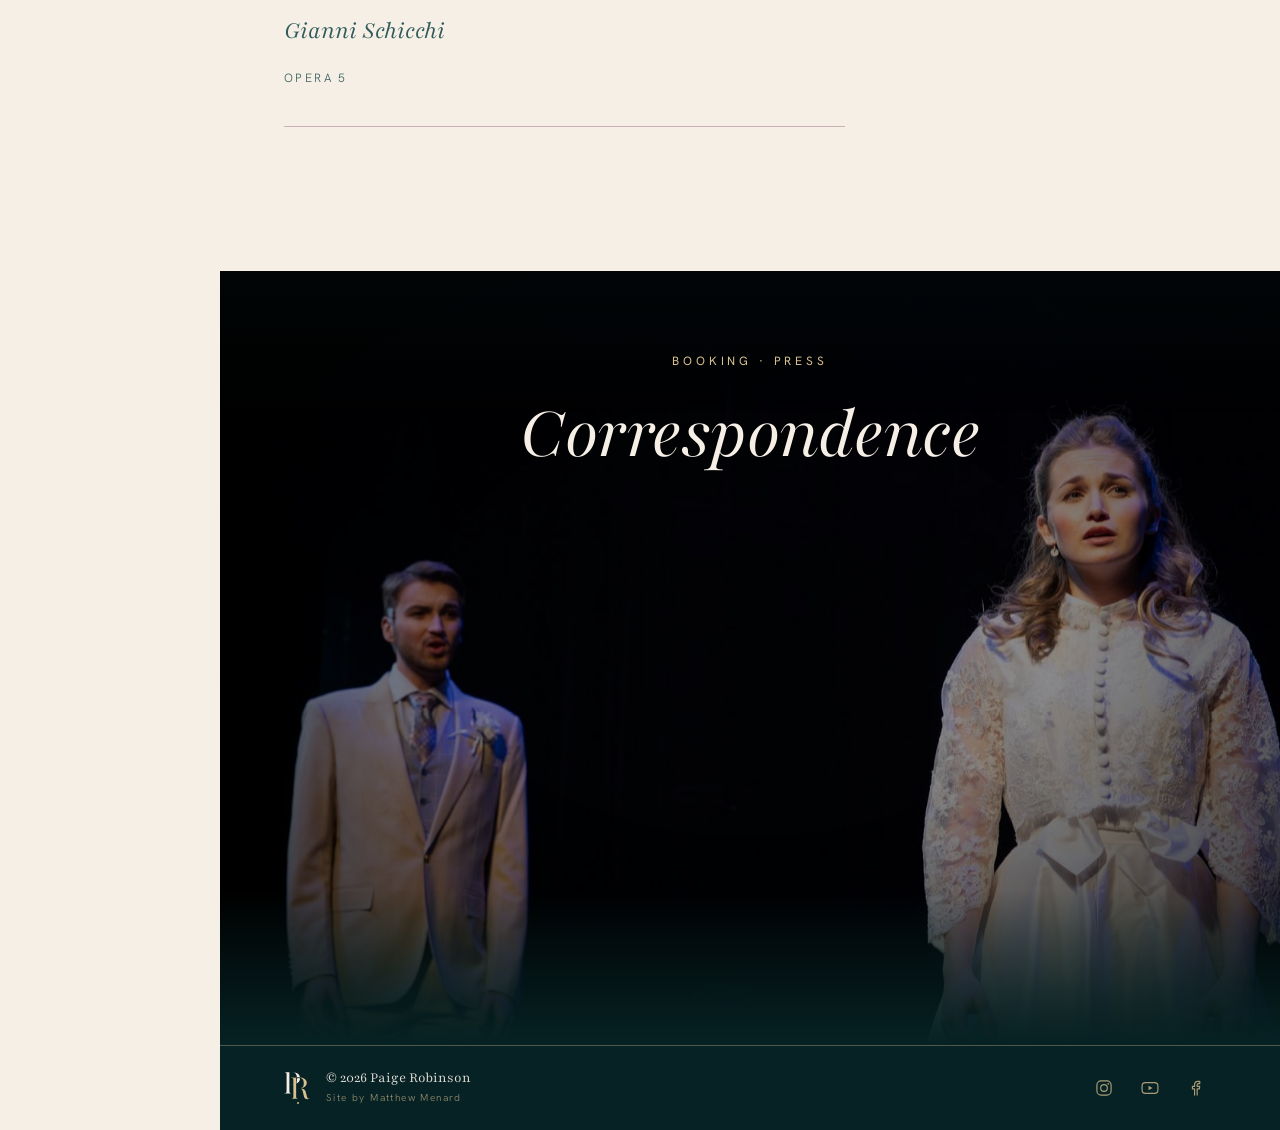
<file: home.html>
<!DOCTYPE html>
<html lang="en" data-motion="full">
<head>
<meta charset="utf-8">
<meta name="viewport" content="width=device-width, initial-scale=1">
<script>/* Arriving from the landing: start under the fog (CSS clears it) */try{if(sessionStorage.getItem("pr-fog")){sessionStorage.removeItem("pr-fog");if(!matchMedia("(prefers-reduced-motion: reduce)").matches)document.documentElement.classList.add("fog-in")}}catch(e){}</script>
<title>Home · Paige Robinson, soprano</title>
<meta name="description" content="Canadian soprano in opera, art song and musical theatre. McGill graduate, now at the Eastman School of Music in Rochester, New York.">
<link rel="canonical" href="https://paigerobinson.ca/home.html">
<meta property="og:title" content="Paige Robinson, soprano">
<meta property="og:description" content="Canadian soprano in opera, art song and musical theatre. McGill graduate, now at the Eastman School of Music in Rochester, New York.">
<meta property="og:type" content="profile">
<meta property="og:image" content="images/og-image.jpg">
<meta name="theme-color" content="#0C3E40">
<link rel="icon" href="favicon.ico" sizes="16x16 32x32 48x48">
<link rel="icon" href="favicon.svg" type="image/svg+xml">
<link rel="icon" href="favicon-48.png" type="image/png" sizes="48x48">
<link rel="icon" href="favicon-96.png" type="image/png" sizes="96x96">
<link rel="icon" href="favicon-192.png" type="image/png" sizes="192x192">
<link rel="apple-touch-icon" href="apple-touch-icon.png">
<link rel="preload" href="_ds/paige-robinson-design-system-296b61f9-fd82-4965-8dd5-38969bdb76f6/fonts/playfair-normal-latin.woff2" as="font" type="font/woff2" crossorigin>
<link rel="stylesheet" href="_ds/paige-robinson-design-system-296b61f9-fd82-4965-8dd5-38969bdb76f6/styles.css">
<link rel="stylesheet" href="site.css?v=61">
<script type="application/ld+json">{"@context":"https://schema.org","@type":"Person","name":"Paige Robinson","jobTitle":"Soprano","sameAs":["https://www.youtube.com/@paigerobs","https://www.instagram.com/paige__robs/","https://www.facebook.com/paige.robinson.549221/"],"email":"mailto:paige.robinson0@gmail.com","address":{"@type":"PostalAddress","addressLocality":"Rochester","addressRegion":"NY","addressCountry":"US"},"alumniOf":[{"@type":"CollegeOrUniversity","name":"McGill University"},{"@type":"CollegeOrUniversity","name":"Eastman School of Music"}]}</script>
<script src="motion.js?v=61" defer></script>
<script src="site.js?v=61" defer></script>
</head>
<body>
<div class="fog" aria-hidden="true"><i></i><i></i><i></i><i></i></div>
<a class="pr-sr" href="#main">Skip to content</a>
<nav class="pr-rail site-rail" aria-label="Main">
  <a class="site-rail__brand" href="index.html" aria-label="Paige Robinson, soprano: back to the opening page">
    <svg class="mono-mark mono-mark--rail" viewBox="0 0 75.2 94.7" aria-hidden="true" focusable="false"><path class="mono-mark__p" d="M6.935483870967741 42.935483870967744V13.016129032258064Q6.935483870967741 10.354838709677416 6.532258064516128 9.064516129032256Q6.129032258064515 7.774193548387096 4.959677419354838 7.169354838709676Q3.790322580645161 6.564516129032256 1.451612903225806 6.241935483870968L0.0 6.08064516129032V6.0Q1.129032258064516 6.0 2.7016129032258065 6.08064516129032Q4.274193548387097 6.161290322580641 6.330645161290322 6.201612903225804Q8.387096774193548 6.241935483870968 10.725806451612904 6.241935483870968Q13.870967741935484 6.241935483870968 16.25 6.120967741935484Q18.629032258064516 6.0 20.161290322580644 6.0H23.064516129032256Q32.5 6.0 37.82258064516129 10.233870967741936Q43.14516129032258 14.467741935483872 43.14516129032258 21.967741935483872Q43.14516129032258 27.20967741935484 40.40322580645161 31.080645161290324Q37.66129032258064 34.95161290322581 32.74193548387096 37.08870967741935Q27.82258064516129 39.2258064516129 21.129032258064516 39.2258064516129Q19.516129032258064 39.2258064516129 18.104838709677416 39.18548387096774Q16.693548387096772 39.14516129032258 15.483870967741934 38.90322580645161Q14.274193548387096 38.66129032258064 12.903225806451612 38.41935483870968V38.33870967741935Q14.677419354838708 38.66129032258064 16.57258064516129 38.86290322580645Q18.46774193548387 39.064516129032256 20.161290322580644 39.064516129032256Q27.82258064516129 39.064516129032256 31.451612903225804 35.07258064516129Q35.08064516129032 31.08064516129032 35.08064516129032 22.532258064516128Q35.08064516129032 14.064516129032256 31.61290322580645 10.153225806451612Q28.14516129032258 6.241935483870968 20.7258064516129 6.322580645161288H14.43548387096774V42.935483870967744ZM9.838709677419356 62.854838709677416Q7.661290322580645 62.854838709677416 5.766129032258064 62.89516129032258Q3.870967741935484 62.93548387096774 2.4596774193548385 62.9758064516129Q1.048387096774193 63.016129032258064 0.0 63.096774193548384V63.016129032258064L1.532258064516129 62.774193548387096Q3.790322580645161 62.4516129032258 4.959677419354838 61.887096774193544Q6.129032258064515 61.32258064516129 6.532258064516128 59.99193548387096Q6.935483870967741 58.66129032258064 6.935483870967741 56.08064516129032V42.935483870967744H14.43548387096774V56.08064516129032Q14.43548387096774 59.87096774193548 15.483870967741934 61.16129032258064Q16.532258064516128 62.4516129032258 20.403225806451612 62.854838709677416L22.741935483870964 63.016129032258064V63.096774193548384Q21.532258064516128 63.016129032258064 19.717741935483872 62.9758064516129Q17.903225806451612 62.93548387096774 15.806451612903224 62.89516129032258Q13.709677419354836 62.854838709677416 11.20967741935484 62.854838709677416H10.725806451612904Z"/><path class="mono-mark__r" d="M25.12096774193548 62.85483870967742V27.290322580645167Q25.12096774193548 24.62903225806452 24.677419354838705 23.33870967741936Q24.233870967741932 22.0483870967742 23.104838709677416 21.40322580645162Q21.9758064516129 20.75806451612904 19.71774193548387 20.59677419354839L18.104838709677416 20.354838709677423V20.274193548387103Q19.233870967741932 20.274193548387103 20.645161290322577 20.354838709677423Q22.056451612903224 20.435483870967744 23.911290322580644 20.475806451612907Q25.766129032258064 20.51612903225807 28.024193548387096 20.51612903225807H28.83064516129032Q31.491935483870964 20.51612903225807 33.9516129032258 20.475806451612907Q36.41129032258064 20.435483870967744 38.266129032258064 20.354838709677423Q40.12096774193548 20.274193548387103 41.08870967741935 20.274193548387103Q50.36290322580645 20.274193548387103 55.846774193548384 24.064516129032263Q61.33064516129032 27.854838709677423 61.33064516129032 34.22580645161291Q61.33064516129032 38.741935483870975 58.50806451612903 42.16935483870968Q55.685483870967744 45.59677419354839 50.806451612903224 47.572580645161295Q45.927419354838705 49.5483870967742 39.4758064516129 49.5483870967742H28.749999999999996V49.46774193548387H38.58870967741935Q46.16935483870967 49.46774193548387 49.71774193548387 46.04032258064517Q53.266129032258064 42.612903225806456 53.266129032258064 35.35483870967742Q53.266129032258064 27.935483870967744 49.637096774193544 24.266129032258068Q46.008064516129025 20.59677419354839 38.83064516129032 20.59677419354839H32.62096774193548V62.85483870967742ZM62.45967741935483 78.5Q58.75 78.5 56.53225806451613 76.40322580645162Q54.314516129032256 74.30645161290323 53.266129032258064 69.79032258064517L50.766129032258064 58.903225806451616Q49.87903225806451 55.03225806451613 48.70967741935483 53.016129032258064Q47.54032258064515 51.0 45.36290322580645 50.2741935483871Q43.185483870967744 49.5483870967742 39.314516129032256 49.5483870967742H30.04032258064516V49.46774193548387H38.83064516129032Q46.008064516129025 49.46774193548387 49.91935483870967 50.35483870967742Q53.83064516129032 51.241935483870975 55.806451612903224 53.62096774193549Q57.78225806451613 56.0 58.83064516129032 60.67741935483872L61.088709677419345 69.46774193548387Q61.9758064516129 73.58064516129032 63.18548387096774 75.07258064516128Q64.39516129032258 76.56451612903226 66.57258064516128 76.48387096774194Q67.78225806451613 76.40322580645162 68.83064516129032 75.75806451612904Q69.87903225806451 75.11290322580646 71.16935483870968 73.33870967741936L71.25 73.41935483870968Q69.23387096774194 76.24193548387098 67.25806451612902 77.37096774193549Q65.28225806451613 78.5 62.45967741935483 78.5ZM28.024193548387096 77.12903225806453Q25.766129032258064 77.12903225806453 23.911290322580644 77.1693548387097Q22.056451612903224 77.20967741935485 20.645161290322577 77.25Q19.233870967741932 77.29032258064517 18.104838709677416 77.37096774193549V77.29032258064517L19.71774193548387 77.04838709677419Q21.9758064516129 76.72580645161291 23.104838709677416 76.16129032258064Q24.233870967741932 75.59677419354838 24.677419354838705 74.26612903225806Q25.12096774193548 72.93548387096774 25.12096774193548 70.35483870967742V62.85483870967742H32.62096774193548V70.35483870967742Q32.62096774193548 74.22580645161291 33.58870967741935 75.47580645161291Q34.556451612903224 76.72580645161291 38.02419354838709 77.12903225806453L39.4758064516129 77.29032258064517V77.37096774193549Q38.427419354838705 77.29032258064517 37.016129032258064 77.25Q35.604838709677416 77.20967741935485 33.75 77.1693548387097Q31.895161290322577 77.12903225806453 29.637096774193544 77.12903225806453H28.83064516129032Z"/><path class="mono-mark__d" d="M37.62 85.30L40.83 88.50L37.62 91.70L34.42 88.50Z"/></svg>
    <span class="site-rail__name">Paige Robinson</span>
    <span class="pr-eyebrow">Soprano</span>
  </a>
  <ul class="site-rail__list">
    <li><a class="site-rail__link" href="home.html" aria-current="page">Home</a><span class="site-rail__marker" aria-hidden="true"></span></li>
    <li><a class="site-rail__link" href="season.html">Season</a></li>
    <li><a class="site-rail__link" href="photos.html">Photos</a></li>
    <li><a class="site-rail__link" href="about.html">About</a></li>
    <li><a class="site-rail__link" href="contact.html">Contact</a></li>
  </ul>
  <div class="site-rail__foot">
    <a href="mailto:paige.robinson0@gmail.com">paige.robinson0@gmail.com</a>
    <span>Rochester, New York</span>
  </div>
</nav>
<header class="pr-mnav">
  <a class="site-mname" href="index.html"><svg class="mono-mark mono-mark--sm" viewBox="0 0 75.2 94.7" aria-hidden="true" focusable="false"><path class="mono-mark__p" d="M6.935483870967741 42.935483870967744V13.016129032258064Q6.935483870967741 10.354838709677416 6.532258064516128 9.064516129032256Q6.129032258064515 7.774193548387096 4.959677419354838 7.169354838709676Q3.790322580645161 6.564516129032256 1.451612903225806 6.241935483870968L0.0 6.08064516129032V6.0Q1.129032258064516 6.0 2.7016129032258065 6.08064516129032Q4.274193548387097 6.161290322580641 6.330645161290322 6.201612903225804Q8.387096774193548 6.241935483870968 10.725806451612904 6.241935483870968Q13.870967741935484 6.241935483870968 16.25 6.120967741935484Q18.629032258064516 6.0 20.161290322580644 6.0H23.064516129032256Q32.5 6.0 37.82258064516129 10.233870967741936Q43.14516129032258 14.467741935483872 43.14516129032258 21.967741935483872Q43.14516129032258 27.20967741935484 40.40322580645161 31.080645161290324Q37.66129032258064 34.95161290322581 32.74193548387096 37.08870967741935Q27.82258064516129 39.2258064516129 21.129032258064516 39.2258064516129Q19.516129032258064 39.2258064516129 18.104838709677416 39.18548387096774Q16.693548387096772 39.14516129032258 15.483870967741934 38.90322580645161Q14.274193548387096 38.66129032258064 12.903225806451612 38.41935483870968V38.33870967741935Q14.677419354838708 38.66129032258064 16.57258064516129 38.86290322580645Q18.46774193548387 39.064516129032256 20.161290322580644 39.064516129032256Q27.82258064516129 39.064516129032256 31.451612903225804 35.07258064516129Q35.08064516129032 31.08064516129032 35.08064516129032 22.532258064516128Q35.08064516129032 14.064516129032256 31.61290322580645 10.153225806451612Q28.14516129032258 6.241935483870968 20.7258064516129 6.322580645161288H14.43548387096774V42.935483870967744ZM9.838709677419356 62.854838709677416Q7.661290322580645 62.854838709677416 5.766129032258064 62.89516129032258Q3.870967741935484 62.93548387096774 2.4596774193548385 62.9758064516129Q1.048387096774193 63.016129032258064 0.0 63.096774193548384V63.016129032258064L1.532258064516129 62.774193548387096Q3.790322580645161 62.4516129032258 4.959677419354838 61.887096774193544Q6.129032258064515 61.32258064516129 6.532258064516128 59.99193548387096Q6.935483870967741 58.66129032258064 6.935483870967741 56.08064516129032V42.935483870967744H14.43548387096774V56.08064516129032Q14.43548387096774 59.87096774193548 15.483870967741934 61.16129032258064Q16.532258064516128 62.4516129032258 20.403225806451612 62.854838709677416L22.741935483870964 63.016129032258064V63.096774193548384Q21.532258064516128 63.016129032258064 19.717741935483872 62.9758064516129Q17.903225806451612 62.93548387096774 15.806451612903224 62.89516129032258Q13.709677419354836 62.854838709677416 11.20967741935484 62.854838709677416H10.725806451612904Z"/><path class="mono-mark__r" d="M25.12096774193548 62.85483870967742V27.290322580645167Q25.12096774193548 24.62903225806452 24.677419354838705 23.33870967741936Q24.233870967741932 22.0483870967742 23.104838709677416 21.40322580645162Q21.9758064516129 20.75806451612904 19.71774193548387 20.59677419354839L18.104838709677416 20.354838709677423V20.274193548387103Q19.233870967741932 20.274193548387103 20.645161290322577 20.354838709677423Q22.056451612903224 20.435483870967744 23.911290322580644 20.475806451612907Q25.766129032258064 20.51612903225807 28.024193548387096 20.51612903225807H28.83064516129032Q31.491935483870964 20.51612903225807 33.9516129032258 20.475806451612907Q36.41129032258064 20.435483870967744 38.266129032258064 20.354838709677423Q40.12096774193548 20.274193548387103 41.08870967741935 20.274193548387103Q50.36290322580645 20.274193548387103 55.846774193548384 24.064516129032263Q61.33064516129032 27.854838709677423 61.33064516129032 34.22580645161291Q61.33064516129032 38.741935483870975 58.50806451612903 42.16935483870968Q55.685483870967744 45.59677419354839 50.806451612903224 47.572580645161295Q45.927419354838705 49.5483870967742 39.4758064516129 49.5483870967742H28.749999999999996V49.46774193548387H38.58870967741935Q46.16935483870967 49.46774193548387 49.71774193548387 46.04032258064517Q53.266129032258064 42.612903225806456 53.266129032258064 35.35483870967742Q53.266129032258064 27.935483870967744 49.637096774193544 24.266129032258068Q46.008064516129025 20.59677419354839 38.83064516129032 20.59677419354839H32.62096774193548V62.85483870967742ZM62.45967741935483 78.5Q58.75 78.5 56.53225806451613 76.40322580645162Q54.314516129032256 74.30645161290323 53.266129032258064 69.79032258064517L50.766129032258064 58.903225806451616Q49.87903225806451 55.03225806451613 48.70967741935483 53.016129032258064Q47.54032258064515 51.0 45.36290322580645 50.2741935483871Q43.185483870967744 49.5483870967742 39.314516129032256 49.5483870967742H30.04032258064516V49.46774193548387H38.83064516129032Q46.008064516129025 49.46774193548387 49.91935483870967 50.35483870967742Q53.83064516129032 51.241935483870975 55.806451612903224 53.62096774193549Q57.78225806451613 56.0 58.83064516129032 60.67741935483872L61.088709677419345 69.46774193548387Q61.9758064516129 73.58064516129032 63.18548387096774 75.07258064516128Q64.39516129032258 76.56451612903226 66.57258064516128 76.48387096774194Q67.78225806451613 76.40322580645162 68.83064516129032 75.75806451612904Q69.87903225806451 75.11290322580646 71.16935483870968 73.33870967741936L71.25 73.41935483870968Q69.23387096774194 76.24193548387098 67.25806451612902 77.37096774193549Q65.28225806451613 78.5 62.45967741935483 78.5ZM28.024193548387096 77.12903225806453Q25.766129032258064 77.12903225806453 23.911290322580644 77.1693548387097Q22.056451612903224 77.20967741935485 20.645161290322577 77.25Q19.233870967741932 77.29032258064517 18.104838709677416 77.37096774193549V77.29032258064517L19.71774193548387 77.04838709677419Q21.9758064516129 76.72580645161291 23.104838709677416 76.16129032258064Q24.233870967741932 75.59677419354838 24.677419354838705 74.26612903225806Q25.12096774193548 72.93548387096774 25.12096774193548 70.35483870967742V62.85483870967742H32.62096774193548V70.35483870967742Q32.62096774193548 74.22580645161291 33.58870967741935 75.47580645161291Q34.556451612903224 76.72580645161291 38.02419354838709 77.12903225806453L39.4758064516129 77.29032258064517V77.37096774193549Q38.427419354838705 77.29032258064517 37.016129032258064 77.25Q35.604838709677416 77.20967741935485 33.75 77.1693548387097Q31.895161290322577 77.12903225806453 29.637096774193544 77.12903225806453H28.83064516129032Z"/><path class="mono-mark__d" d="M37.62 85.30L40.83 88.50L37.62 91.70L34.42 88.50Z"/></svg><span class="site-mname__txt">Paige Robinson<span>Soprano</span></span></a>
  <button type="button" class="pr-mnav__btn" data-menu-open aria-controls="site-menu" aria-expanded="false">Index <span class="pr-mnav__bars" aria-hidden="true"><i></i><i></i></span></button>
</header>
<div class="pr-overlay" id="site-menu" aria-hidden="true">
  <div class="pr-overlay__top">
    <a class="site-mname" href="index.html"><svg class="mono-mark mono-mark--sm" viewBox="0 0 75.2 94.7" aria-hidden="true" focusable="false"><path class="mono-mark__p" d="M6.935483870967741 42.935483870967744V13.016129032258064Q6.935483870967741 10.354838709677416 6.532258064516128 9.064516129032256Q6.129032258064515 7.774193548387096 4.959677419354838 7.169354838709676Q3.790322580645161 6.564516129032256 1.451612903225806 6.241935483870968L0.0 6.08064516129032V6.0Q1.129032258064516 6.0 2.7016129032258065 6.08064516129032Q4.274193548387097 6.161290322580641 6.330645161290322 6.201612903225804Q8.387096774193548 6.241935483870968 10.725806451612904 6.241935483870968Q13.870967741935484 6.241935483870968 16.25 6.120967741935484Q18.629032258064516 6.0 20.161290322580644 6.0H23.064516129032256Q32.5 6.0 37.82258064516129 10.233870967741936Q43.14516129032258 14.467741935483872 43.14516129032258 21.967741935483872Q43.14516129032258 27.20967741935484 40.40322580645161 31.080645161290324Q37.66129032258064 34.95161290322581 32.74193548387096 37.08870967741935Q27.82258064516129 39.2258064516129 21.129032258064516 39.2258064516129Q19.516129032258064 39.2258064516129 18.104838709677416 39.18548387096774Q16.693548387096772 39.14516129032258 15.483870967741934 38.90322580645161Q14.274193548387096 38.66129032258064 12.903225806451612 38.41935483870968V38.33870967741935Q14.677419354838708 38.66129032258064 16.57258064516129 38.86290322580645Q18.46774193548387 39.064516129032256 20.161290322580644 39.064516129032256Q27.82258064516129 39.064516129032256 31.451612903225804 35.07258064516129Q35.08064516129032 31.08064516129032 35.08064516129032 22.532258064516128Q35.08064516129032 14.064516129032256 31.61290322580645 10.153225806451612Q28.14516129032258 6.241935483870968 20.7258064516129 6.322580645161288H14.43548387096774V42.935483870967744ZM9.838709677419356 62.854838709677416Q7.661290322580645 62.854838709677416 5.766129032258064 62.89516129032258Q3.870967741935484 62.93548387096774 2.4596774193548385 62.9758064516129Q1.048387096774193 63.016129032258064 0.0 63.096774193548384V63.016129032258064L1.532258064516129 62.774193548387096Q3.790322580645161 62.4516129032258 4.959677419354838 61.887096774193544Q6.129032258064515 61.32258064516129 6.532258064516128 59.99193548387096Q6.935483870967741 58.66129032258064 6.935483870967741 56.08064516129032V42.935483870967744H14.43548387096774V56.08064516129032Q14.43548387096774 59.87096774193548 15.483870967741934 61.16129032258064Q16.532258064516128 62.4516129032258 20.403225806451612 62.854838709677416L22.741935483870964 63.016129032258064V63.096774193548384Q21.532258064516128 63.016129032258064 19.717741935483872 62.9758064516129Q17.903225806451612 62.93548387096774 15.806451612903224 62.89516129032258Q13.709677419354836 62.854838709677416 11.20967741935484 62.854838709677416H10.725806451612904Z"/><path class="mono-mark__r" d="M25.12096774193548 62.85483870967742V27.290322580645167Q25.12096774193548 24.62903225806452 24.677419354838705 23.33870967741936Q24.233870967741932 22.0483870967742 23.104838709677416 21.40322580645162Q21.9758064516129 20.75806451612904 19.71774193548387 20.59677419354839L18.104838709677416 20.354838709677423V20.274193548387103Q19.233870967741932 20.274193548387103 20.645161290322577 20.354838709677423Q22.056451612903224 20.435483870967744 23.911290322580644 20.475806451612907Q25.766129032258064 20.51612903225807 28.024193548387096 20.51612903225807H28.83064516129032Q31.491935483870964 20.51612903225807 33.9516129032258 20.475806451612907Q36.41129032258064 20.435483870967744 38.266129032258064 20.354838709677423Q40.12096774193548 20.274193548387103 41.08870967741935 20.274193548387103Q50.36290322580645 20.274193548387103 55.846774193548384 24.064516129032263Q61.33064516129032 27.854838709677423 61.33064516129032 34.22580645161291Q61.33064516129032 38.741935483870975 58.50806451612903 42.16935483870968Q55.685483870967744 45.59677419354839 50.806451612903224 47.572580645161295Q45.927419354838705 49.5483870967742 39.4758064516129 49.5483870967742H28.749999999999996V49.46774193548387H38.58870967741935Q46.16935483870967 49.46774193548387 49.71774193548387 46.04032258064517Q53.266129032258064 42.612903225806456 53.266129032258064 35.35483870967742Q53.266129032258064 27.935483870967744 49.637096774193544 24.266129032258068Q46.008064516129025 20.59677419354839 38.83064516129032 20.59677419354839H32.62096774193548V62.85483870967742ZM62.45967741935483 78.5Q58.75 78.5 56.53225806451613 76.40322580645162Q54.314516129032256 74.30645161290323 53.266129032258064 69.79032258064517L50.766129032258064 58.903225806451616Q49.87903225806451 55.03225806451613 48.70967741935483 53.016129032258064Q47.54032258064515 51.0 45.36290322580645 50.2741935483871Q43.185483870967744 49.5483870967742 39.314516129032256 49.5483870967742H30.04032258064516V49.46774193548387H38.83064516129032Q46.008064516129025 49.46774193548387 49.91935483870967 50.35483870967742Q53.83064516129032 51.241935483870975 55.806451612903224 53.62096774193549Q57.78225806451613 56.0 58.83064516129032 60.67741935483872L61.088709677419345 69.46774193548387Q61.9758064516129 73.58064516129032 63.18548387096774 75.07258064516128Q64.39516129032258 76.56451612903226 66.57258064516128 76.48387096774194Q67.78225806451613 76.40322580645162 68.83064516129032 75.75806451612904Q69.87903225806451 75.11290322580646 71.16935483870968 73.33870967741936L71.25 73.41935483870968Q69.23387096774194 76.24193548387098 67.25806451612902 77.37096774193549Q65.28225806451613 78.5 62.45967741935483 78.5ZM28.024193548387096 77.12903225806453Q25.766129032258064 77.12903225806453 23.911290322580644 77.1693548387097Q22.056451612903224 77.20967741935485 20.645161290322577 77.25Q19.233870967741932 77.29032258064517 18.104838709677416 77.37096774193549V77.29032258064517L19.71774193548387 77.04838709677419Q21.9758064516129 76.72580645161291 23.104838709677416 76.16129032258064Q24.233870967741932 75.59677419354838 24.677419354838705 74.26612903225806Q25.12096774193548 72.93548387096774 25.12096774193548 70.35483870967742V62.85483870967742H32.62096774193548V70.35483870967742Q32.62096774193548 74.22580645161291 33.58870967741935 75.47580645161291Q34.556451612903224 76.72580645161291 38.02419354838709 77.12903225806453L39.4758064516129 77.29032258064517V77.37096774193549Q38.427419354838705 77.29032258064517 37.016129032258064 77.25Q35.604838709677416 77.20967741935485 33.75 77.1693548387097Q31.895161290322577 77.12903225806453 29.637096774193544 77.12903225806453H28.83064516129032Z"/><path class="mono-mark__d" d="M37.62 85.30L40.83 88.50L37.62 91.70L34.42 88.50Z"/></svg><span class="site-mname__txt">Paige Robinson<span>Soprano</span></span></a>
    <button type="button" class="pr-overlay__close" data-menu-close>Close <b aria-hidden="true">×</b></button>
  </div>
  <ul class="pr-overlay__list">
    <li><a class="pr-overlay__link" href="home.html" aria-current="page"><span class="pr-overlay__num">I</span><span class="pr-overlay__title">Home</span></a></li>
    <li><a class="pr-overlay__link" href="season.html"><span class="pr-overlay__num">II</span><span class="pr-overlay__title">Season</span></a></li>
    <li><a class="pr-overlay__link" href="photos.html"><span class="pr-overlay__num">III</span><span class="pr-overlay__title">Photos</span></a></li>
    <li><a class="pr-overlay__link" href="about.html"><span class="pr-overlay__num">IV</span><span class="pr-overlay__title">About</span></a></li>
    <li><a class="pr-overlay__link" href="contact.html"><span class="pr-overlay__num">V</span><span class="pr-overlay__title">Contact</span></a></li>
  </ul>
  <p class="pr-overlay__meta"><a href="mailto:paige.robinson0@gmail.com">paige.robinson0@gmail.com</a><br>Rochester, New York</p>
</div>
<div class="pr-page pr-page--railed">
<main id="main" class="site-main">
  <section class="home-feature band--forest" aria-labelledby="home-h">
    <div class="home-feature__text">
      <span class="pr-eyebrow" data-reveal="fade">Soprano · Rochester, New York</span>
      <h1 id="home-h" class="home-feature__name" data-reveal>Paige Robinson</h1>
      <div class="site-note" role="note" data-reveal data-delay="150">
        <p class="site-note__text">Canadian soprano moving between opera, art song and musical theatre. A 2026 award recipient of the Jacqueline Desmarais Foundation and the Art Song Foundation of Canada.</p>
      </div>
      <p class="home-creds" data-reveal data-delay="300">M.Mus. in Performance and Literature, Eastman School of Music, University of Rochester (expected 2028). B.Mus. in Vocal Performance, McGill University, Montréal, 2026.</p>
      <div class="home-feature__links" data-reveal data-delay="450">
        <a class="pr-btn pr-btn--text" href="season.html">Season</a>
        <a class="pr-btn pr-btn--text" href="about.html#roles">Roles</a>
        <a class="pr-btn pr-btn--text" href="contact.html">Contact</a>
      </div>
    </div>
    <figure class="home-feature__photo" data-reveal="scale">
      <div class="home-feature__frame"><img src="images/portrait.jpg" alt="Paige Robinson laughing, seated in a green satin gown against black" fetchpriority="high"></div>
    </figure>
    <button type="button" class="scroll-cue" aria-label="Scroll to the next section"><span class="scroll-cue__ring"><span class="scroll-cue__gem"></span></span></button>
  </section>


  <section class="site-section site-section--after" aria-labelledby="listen-h">
    <div class="stave" aria-hidden="true"></div>
    <div class="listen">
      <div class="site-sechead listen__head"><h2 id="listen-h">Watch and listen</h2><span class="pr-eyebrow">Marx · Copland · Rorem</span></div>
      <div class="listen__grid">
        <div class="pr-screen listen__screen">
          <div class="pr-screen__house" data-reveal>
            <div class="pr-screen__frame">
              <iframe src="https://www.youtube-nocookie.com/embed/4aLNuMmiEe4?rel=0&amp;modestbranding=1&amp;enablejsapi=1" title="Paige Robinson sings Lieder by Joseph Marx" loading="lazy" allow="accelerometer; clipboard-write; encrypted-media; gyroscope; picture-in-picture; web-share" referrerpolicy="strict-origin-when-cross-origin" allowfullscreen></iframe>
            </div>
          </div>
          <p class="pr-screen__cap" data-reveal data-delay="150"><cite class="pr-still__cap-prod">Lieder</cite><span class="pr-still__cap-year">Joseph Marx · 14 April 2026</span></p>
        </div>
        <div class="listen__audio" data-reveal data-delay="150">
          <h3 class="pr-eyebrow listen__sub" style="font-family:var(--font-label)">Audio</h3>
          <ol class="pr-audio" data-render="audio" style="padding:0"></ol>
        </div>
      </div>
    </div>
  </section>

  <section class="site-section site-section--after" aria-labelledby="next-h" data-next hidden>
    <div class="stave" aria-hidden="true"></div>
    <div class="home-next">
      <div class="site-sechead"><h2 id="next-h" class="pr-eyebrow" style="font-family:var(--font-label)">Next performance</h2><a class="pr-btn pr-btn--text" href="season.html">Full season</a></div>
      <div data-render="next"></div>
    </div>
  </section>

  <section class="site-section site-section--after" aria-labelledby="recent-h">
    <div class="stave" aria-hidden="true"></div>
    <div class="home-recent">
      <div class="site-sechead">
        <h2 id="recent-h" class="pr-eyebrow" style="font-family:var(--font-label)">Recent roles</h2>
        <a class="pr-btn pr-btn--text" href="about.html#roles">All roles</a>
      </div>
      <div class="roles-stage">
        <ul class="pr-recent pr-lines" data-render="recent" data-stagger="150"></ul>
        <figure class="stage-photo" data-stage aria-hidden="true"><div class="stage-photo__frame"><img alt=""><img alt=""></div><figcaption></figcaption></figure>
      </div>
    </div>
  </section>

  <section class="site-closing" data-cursor data-parallax-root aria-label="Contact">
    <span class="pr-still__layer" data-depth=".22"><img class="pr-still__img" src="images/still-02.jpg" alt="" loading="lazy" style="object-position:62% 35%"></span>
    <span class="pr-still__duotone"></span>
    <span class="pr-still__vignette"></span>
    <span class="pr-spot"></span>
    <div class="site-closing__inner pr-grand-wrap">
      <span class="pr-eyebrow" data-reveal="fade">Booking · Press</span>
      <a class="pr-grand pr-grand--display" href="contact.html" data-reveal>Correspondence</a>
    </div>
  </section>
</main>
  <footer class="pr-footer">
    <span class="pr-footer__brand"><svg class="mono-mark mono-mark--foot" viewBox="0 0 75.2 94.7" aria-hidden="true" focusable="false"><path class="mono-mark__p" d="M6.935483870967741 42.935483870967744V13.016129032258064Q6.935483870967741 10.354838709677416 6.532258064516128 9.064516129032256Q6.129032258064515 7.774193548387096 4.959677419354838 7.169354838709676Q3.790322580645161 6.564516129032256 1.451612903225806 6.241935483870968L0.0 6.08064516129032V6.0Q1.129032258064516 6.0 2.7016129032258065 6.08064516129032Q4.274193548387097 6.161290322580641 6.330645161290322 6.201612903225804Q8.387096774193548 6.241935483870968 10.725806451612904 6.241935483870968Q13.870967741935484 6.241935483870968 16.25 6.120967741935484Q18.629032258064516 6.0 20.161290322580644 6.0H23.064516129032256Q32.5 6.0 37.82258064516129 10.233870967741936Q43.14516129032258 14.467741935483872 43.14516129032258 21.967741935483872Q43.14516129032258 27.20967741935484 40.40322580645161 31.080645161290324Q37.66129032258064 34.95161290322581 32.74193548387096 37.08870967741935Q27.82258064516129 39.2258064516129 21.129032258064516 39.2258064516129Q19.516129032258064 39.2258064516129 18.104838709677416 39.18548387096774Q16.693548387096772 39.14516129032258 15.483870967741934 38.90322580645161Q14.274193548387096 38.66129032258064 12.903225806451612 38.41935483870968V38.33870967741935Q14.677419354838708 38.66129032258064 16.57258064516129 38.86290322580645Q18.46774193548387 39.064516129032256 20.161290322580644 39.064516129032256Q27.82258064516129 39.064516129032256 31.451612903225804 35.07258064516129Q35.08064516129032 31.08064516129032 35.08064516129032 22.532258064516128Q35.08064516129032 14.064516129032256 31.61290322580645 10.153225806451612Q28.14516129032258 6.241935483870968 20.7258064516129 6.322580645161288H14.43548387096774V42.935483870967744ZM9.838709677419356 62.854838709677416Q7.661290322580645 62.854838709677416 5.766129032258064 62.89516129032258Q3.870967741935484 62.93548387096774 2.4596774193548385 62.9758064516129Q1.048387096774193 63.016129032258064 0.0 63.096774193548384V63.016129032258064L1.532258064516129 62.774193548387096Q3.790322580645161 62.4516129032258 4.959677419354838 61.887096774193544Q6.129032258064515 61.32258064516129 6.532258064516128 59.99193548387096Q6.935483870967741 58.66129032258064 6.935483870967741 56.08064516129032V42.935483870967744H14.43548387096774V56.08064516129032Q14.43548387096774 59.87096774193548 15.483870967741934 61.16129032258064Q16.532258064516128 62.4516129032258 20.403225806451612 62.854838709677416L22.741935483870964 63.016129032258064V63.096774193548384Q21.532258064516128 63.016129032258064 19.717741935483872 62.9758064516129Q17.903225806451612 62.93548387096774 15.806451612903224 62.89516129032258Q13.709677419354836 62.854838709677416 11.20967741935484 62.854838709677416H10.725806451612904Z"/><path class="mono-mark__r" d="M25.12096774193548 62.85483870967742V27.290322580645167Q25.12096774193548 24.62903225806452 24.677419354838705 23.33870967741936Q24.233870967741932 22.0483870967742 23.104838709677416 21.40322580645162Q21.9758064516129 20.75806451612904 19.71774193548387 20.59677419354839L18.104838709677416 20.354838709677423V20.274193548387103Q19.233870967741932 20.274193548387103 20.645161290322577 20.354838709677423Q22.056451612903224 20.435483870967744 23.911290322580644 20.475806451612907Q25.766129032258064 20.51612903225807 28.024193548387096 20.51612903225807H28.83064516129032Q31.491935483870964 20.51612903225807 33.9516129032258 20.475806451612907Q36.41129032258064 20.435483870967744 38.266129032258064 20.354838709677423Q40.12096774193548 20.274193548387103 41.08870967741935 20.274193548387103Q50.36290322580645 20.274193548387103 55.846774193548384 24.064516129032263Q61.33064516129032 27.854838709677423 61.33064516129032 34.22580645161291Q61.33064516129032 38.741935483870975 58.50806451612903 42.16935483870968Q55.685483870967744 45.59677419354839 50.806451612903224 47.572580645161295Q45.927419354838705 49.5483870967742 39.4758064516129 49.5483870967742H28.749999999999996V49.46774193548387H38.58870967741935Q46.16935483870967 49.46774193548387 49.71774193548387 46.04032258064517Q53.266129032258064 42.612903225806456 53.266129032258064 35.35483870967742Q53.266129032258064 27.935483870967744 49.637096774193544 24.266129032258068Q46.008064516129025 20.59677419354839 38.83064516129032 20.59677419354839H32.62096774193548V62.85483870967742ZM62.45967741935483 78.5Q58.75 78.5 56.53225806451613 76.40322580645162Q54.314516129032256 74.30645161290323 53.266129032258064 69.79032258064517L50.766129032258064 58.903225806451616Q49.87903225806451 55.03225806451613 48.70967741935483 53.016129032258064Q47.54032258064515 51.0 45.36290322580645 50.2741935483871Q43.185483870967744 49.5483870967742 39.314516129032256 49.5483870967742H30.04032258064516V49.46774193548387H38.83064516129032Q46.008064516129025 49.46774193548387 49.91935483870967 50.35483870967742Q53.83064516129032 51.241935483870975 55.806451612903224 53.62096774193549Q57.78225806451613 56.0 58.83064516129032 60.67741935483872L61.088709677419345 69.46774193548387Q61.9758064516129 73.58064516129032 63.18548387096774 75.07258064516128Q64.39516129032258 76.56451612903226 66.57258064516128 76.48387096774194Q67.78225806451613 76.40322580645162 68.83064516129032 75.75806451612904Q69.87903225806451 75.11290322580646 71.16935483870968 73.33870967741936L71.25 73.41935483870968Q69.23387096774194 76.24193548387098 67.25806451612902 77.37096774193549Q65.28225806451613 78.5 62.45967741935483 78.5ZM28.024193548387096 77.12903225806453Q25.766129032258064 77.12903225806453 23.911290322580644 77.1693548387097Q22.056451612903224 77.20967741935485 20.645161290322577 77.25Q19.233870967741932 77.29032258064517 18.104838709677416 77.37096774193549V77.29032258064517L19.71774193548387 77.04838709677419Q21.9758064516129 76.72580645161291 23.104838709677416 76.16129032258064Q24.233870967741932 75.59677419354838 24.677419354838705 74.26612903225806Q25.12096774193548 72.93548387096774 25.12096774193548 70.35483870967742V62.85483870967742H32.62096774193548V70.35483870967742Q32.62096774193548 74.22580645161291 33.58870967741935 75.47580645161291Q34.556451612903224 76.72580645161291 38.02419354838709 77.12903225806453L39.4758064516129 77.29032258064517V77.37096774193549Q38.427419354838705 77.29032258064517 37.016129032258064 77.25Q35.604838709677416 77.20967741935485 33.75 77.1693548387097Q31.895161290322577 77.12903225806453 29.637096774193544 77.12903225806453H28.83064516129032Z"/><path class="mono-mark__d" d="M37.62 85.30L40.83 88.50L37.62 91.70L34.42 88.50Z"/></svg><span class="pr-footer__copy">© 2026 Paige Robinson<a class="pr-footer__credit" href="https://www.matthewmenardmusic.com/commissions" target="_blank" rel="noopener">Site by Matthew Menard</a></span></span>
    <div class="pr-footer__group">
      <span class="pr-footer__socials"><a class="pr-footer__icon" href="https://www.instagram.com/paige__robs/" target="_blank" rel="noopener" aria-label="Instagram (opens in a new tab)"><svg viewBox="0 0 24 24" aria-hidden="true" focusable="false"><rect x="3.5" y="3.5" width="17" height="17" rx="5"/><circle cx="12" cy="12" r="4"/><circle class="fill" cx="17.1" cy="6.9" r="1.05"/></svg></a><a class="pr-footer__icon" href="https://www.youtube.com/@paigerobs" target="_blank" rel="noopener" aria-label="YouTube (opens in a new tab)"><svg viewBox="0 0 24 24" aria-hidden="true" focusable="false"><rect x="2.5" y="5.5" width="19" height="13" rx="4"/><path class="fill" d="M10.2 9.2v5.6l4.8-2.8z"/></svg></a><a class="pr-footer__icon" href="https://www.facebook.com/paige.robinson.549221/" target="_blank" rel="noopener" aria-label="Facebook (opens in a new tab)"><svg viewBox="0 0 24 24" aria-hidden="true" focusable="false"><path d="M13.4 20.5v-7.4h2.6l.4-3h-3V8.3c0-.9.3-1.5 1.5-1.5h1.6V4.1a21 21 0 0 0-2.3-.1c-2.3 0-3.9 1.4-3.9 4v2.1H7.7v3h2.6v7.4"/></svg></a></span>
    </div>
  </footer>
</div>
</body>
</html>
</file>
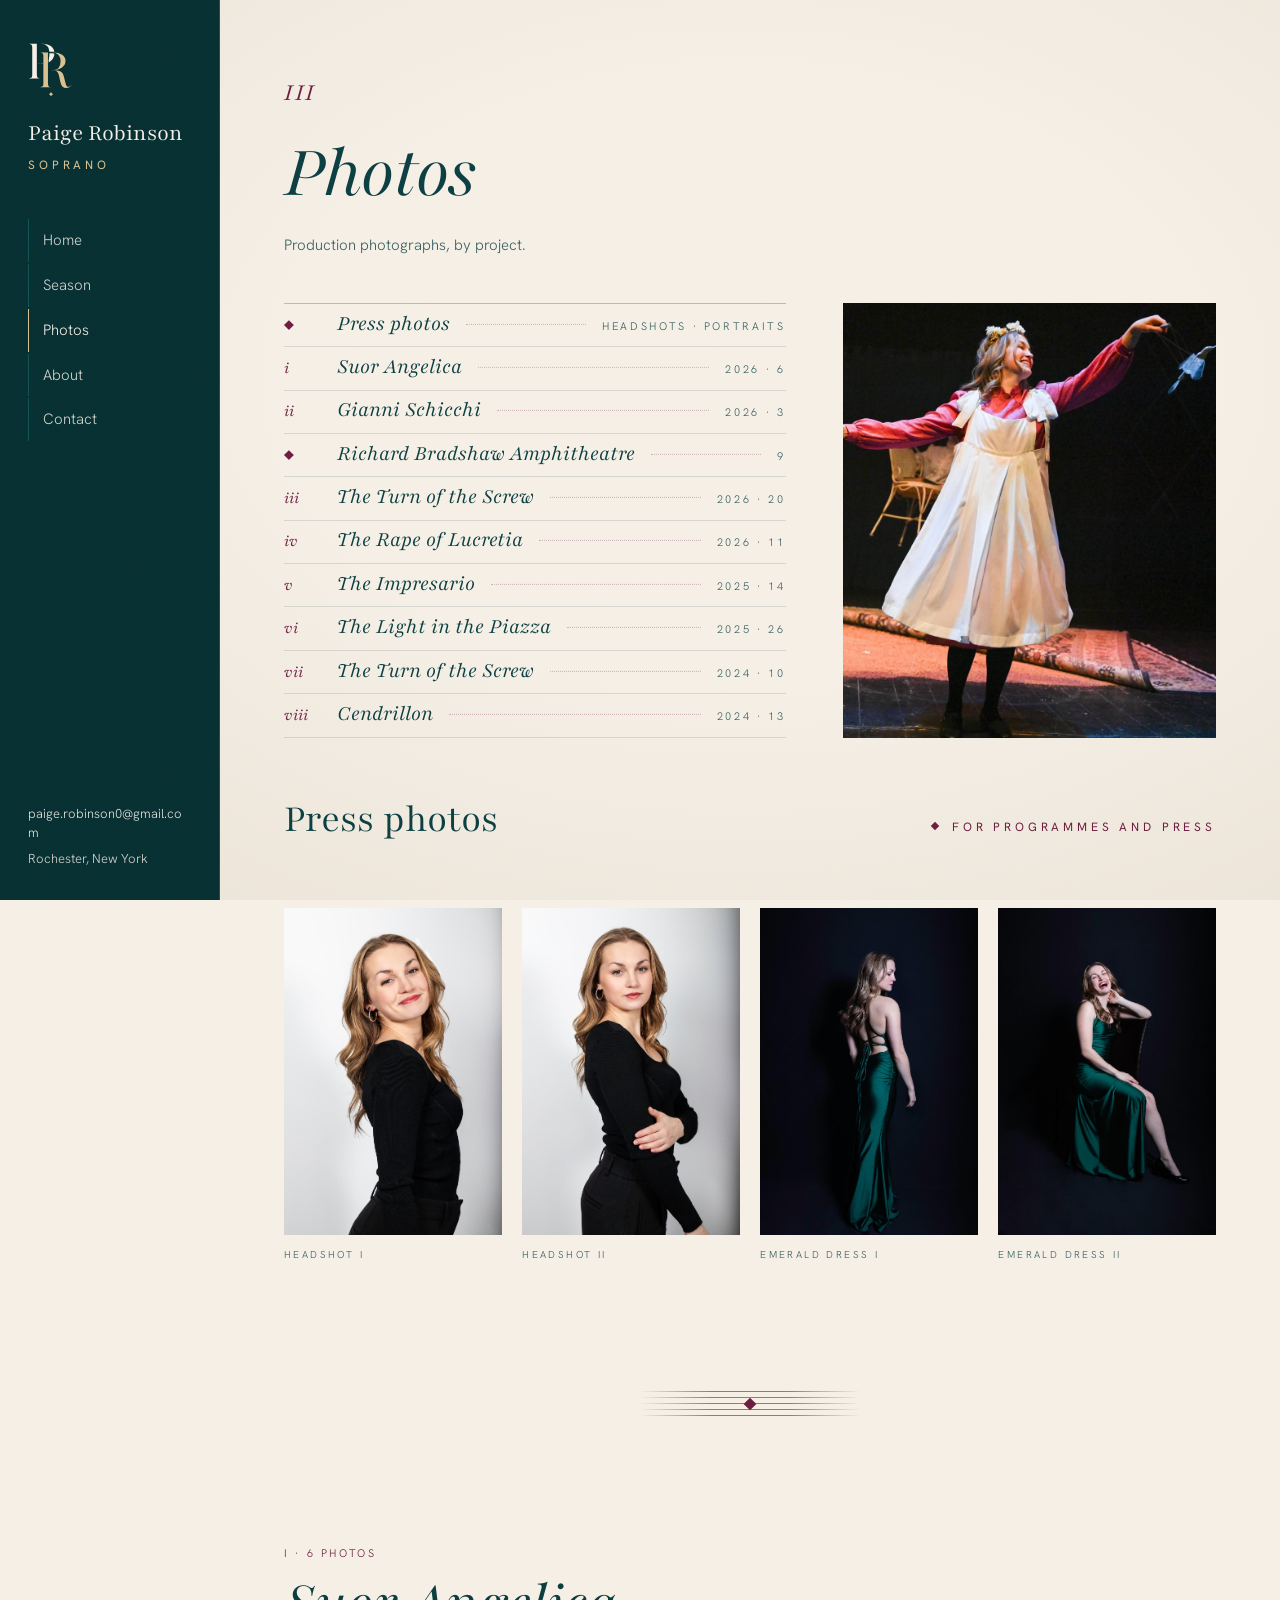
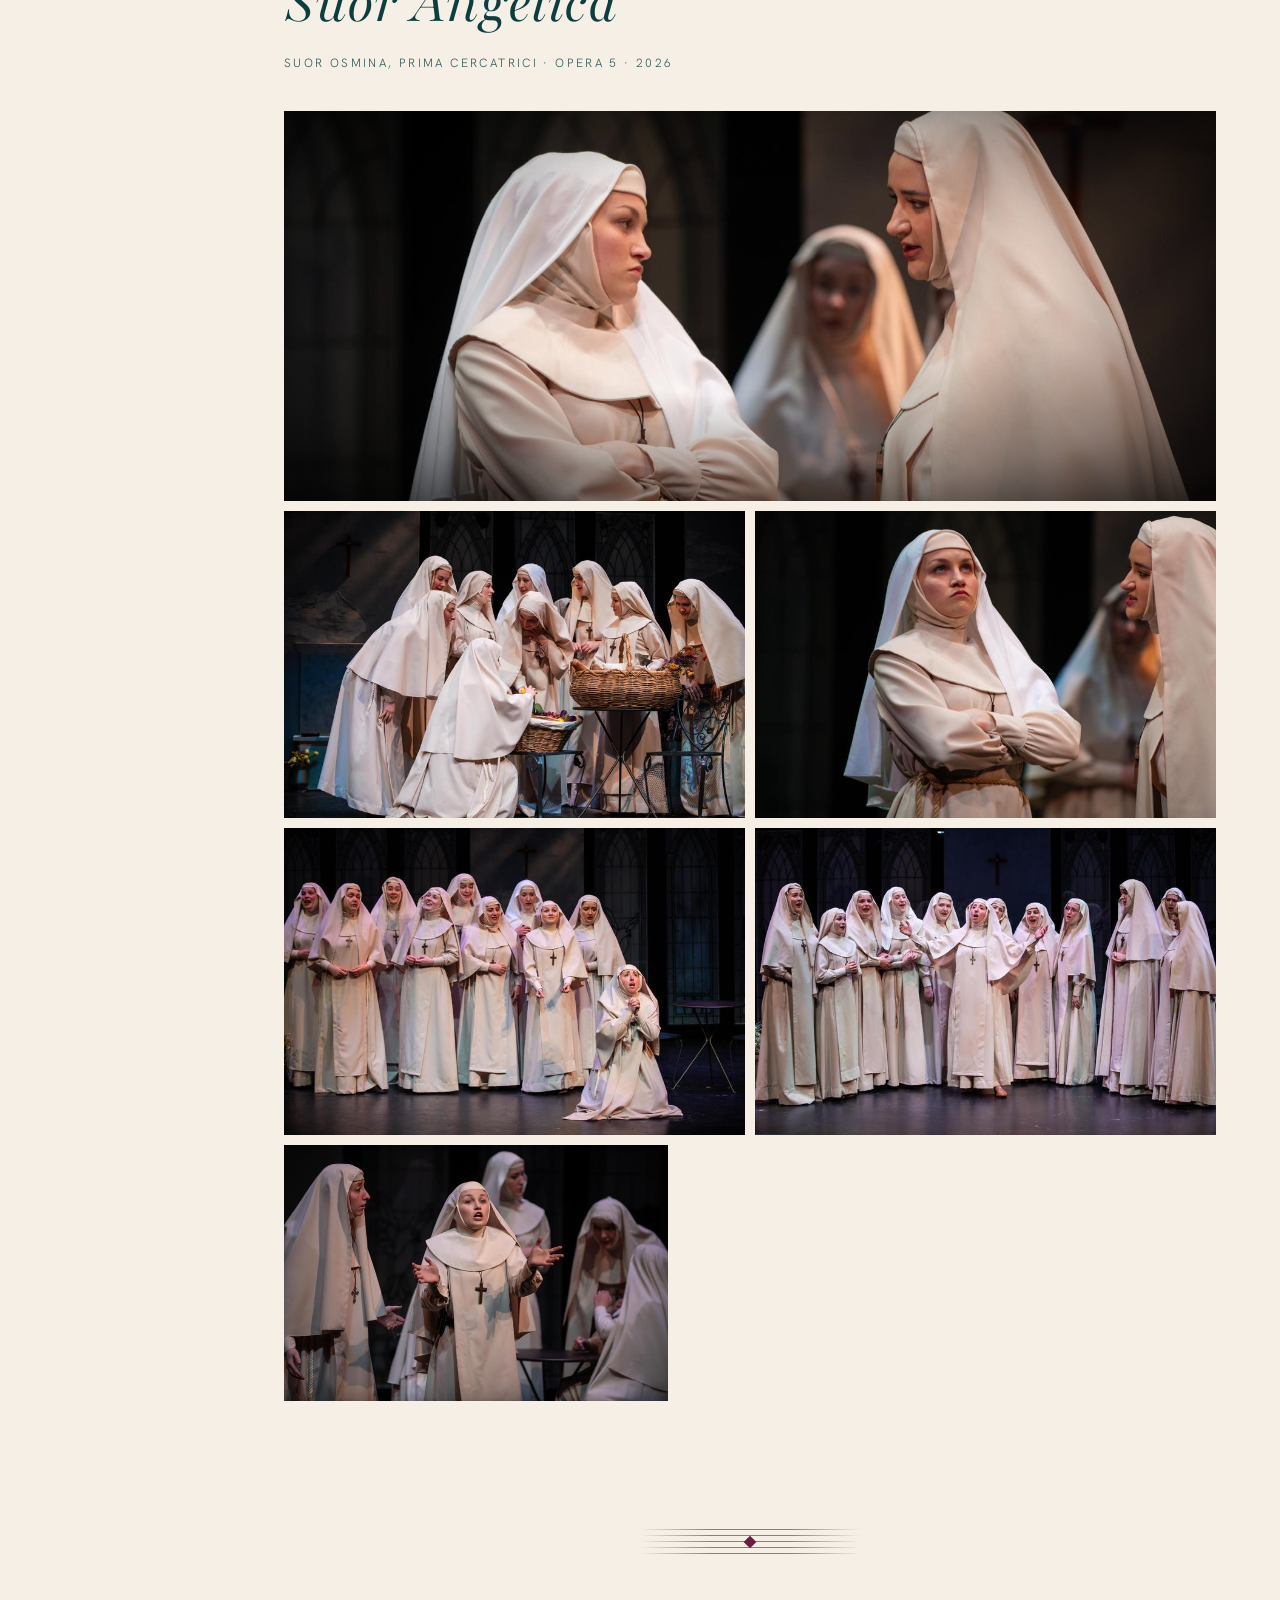
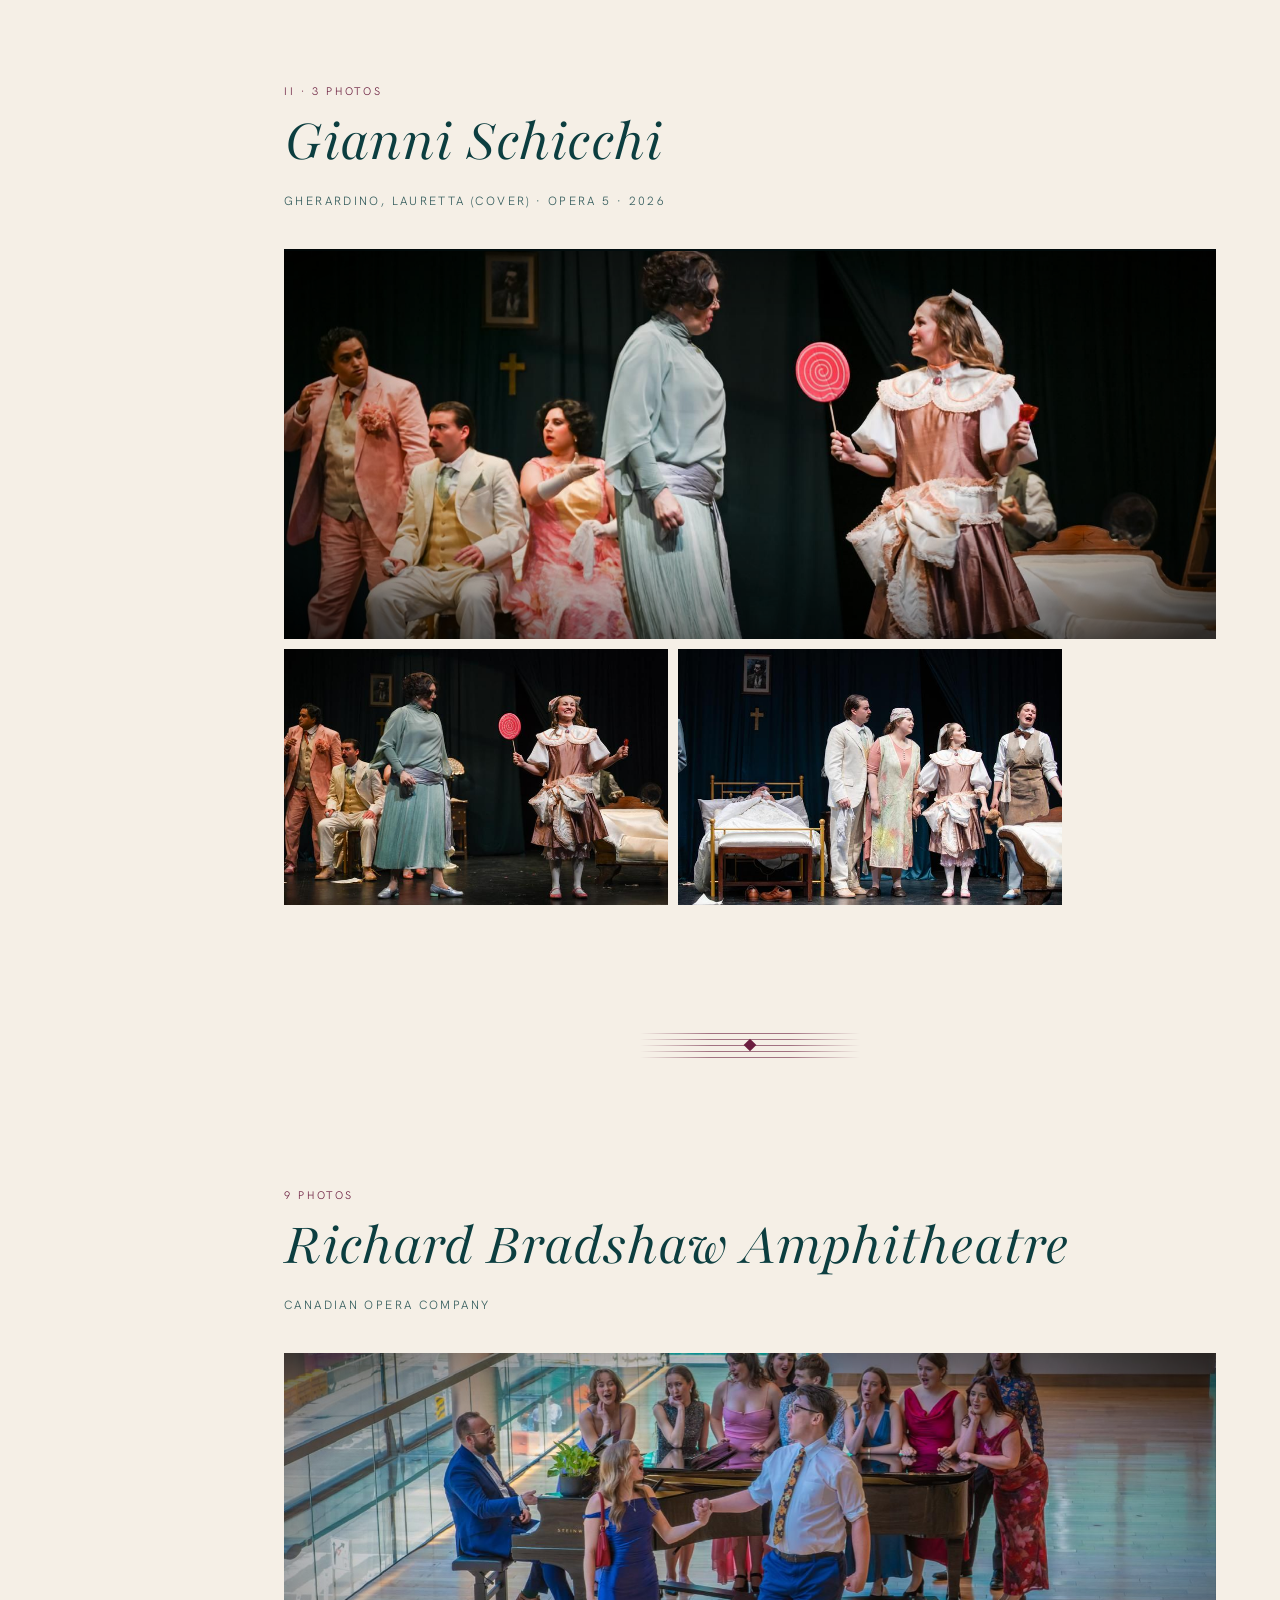
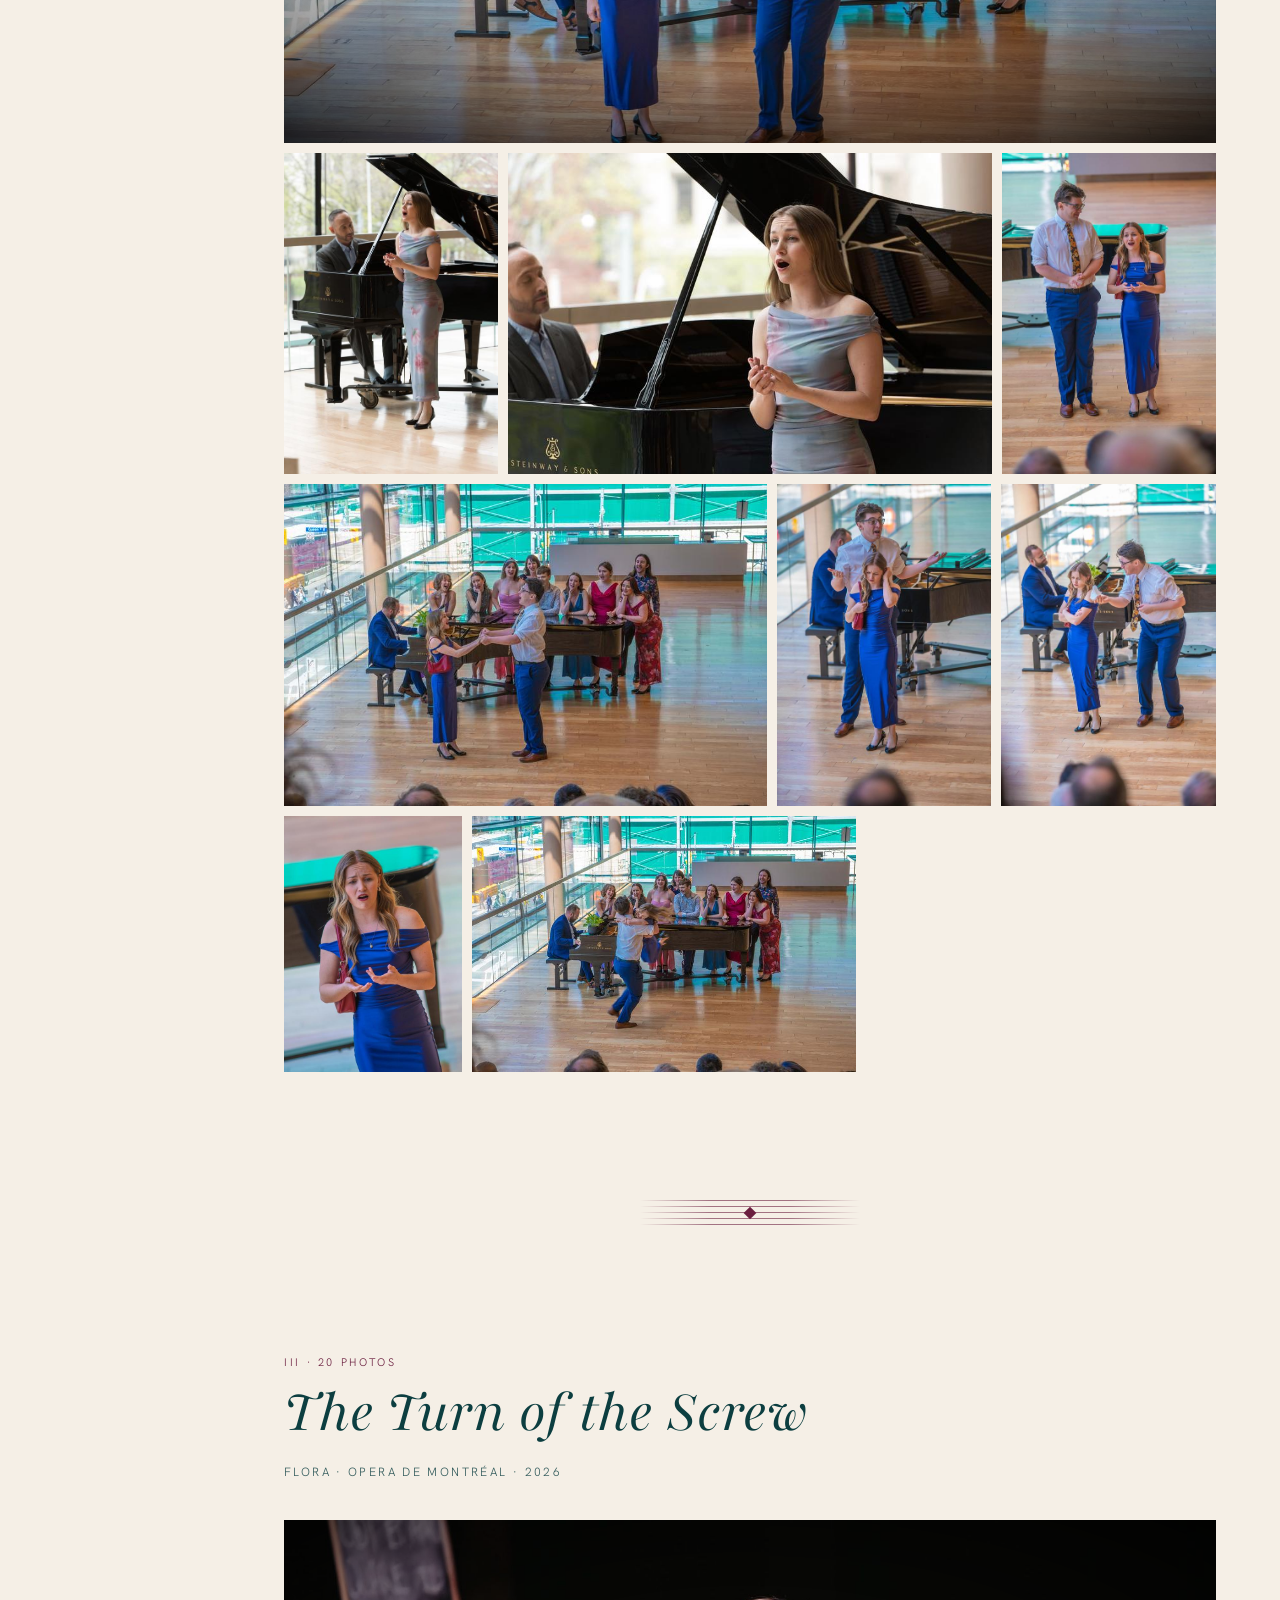
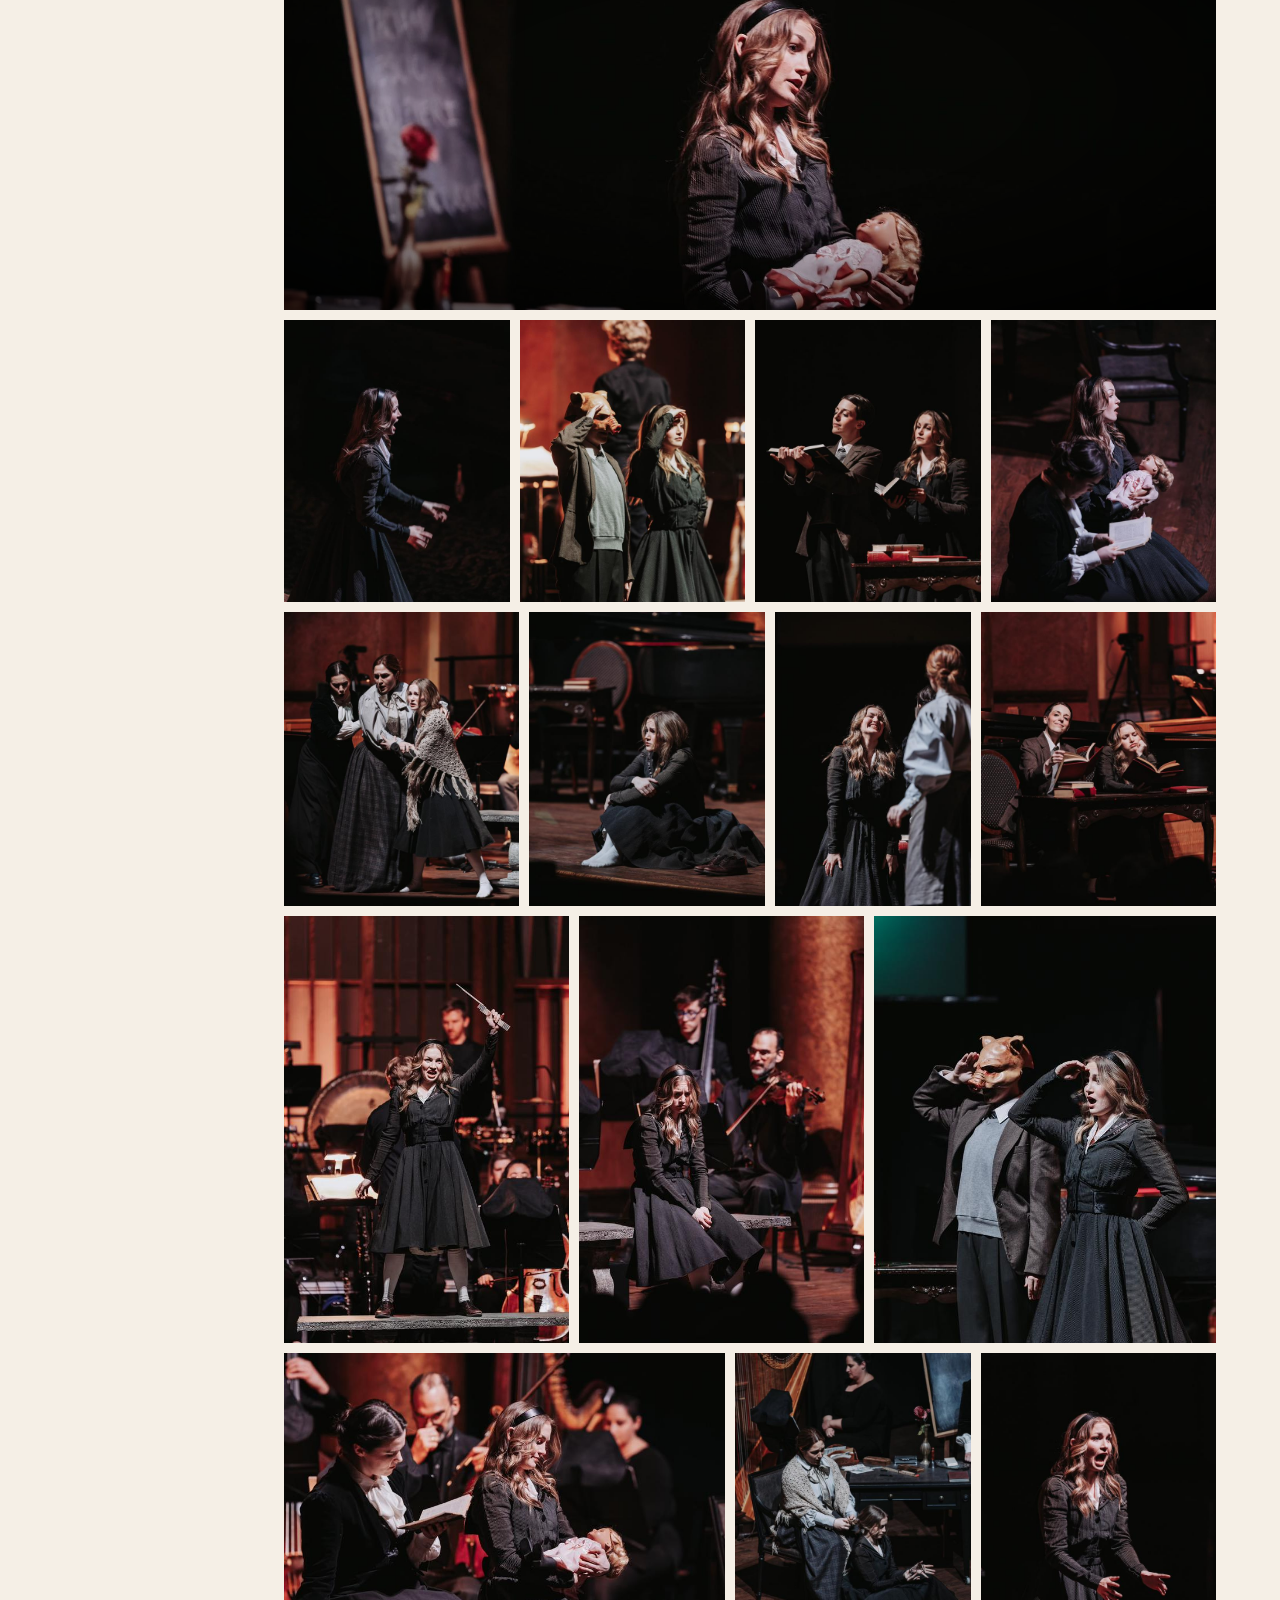
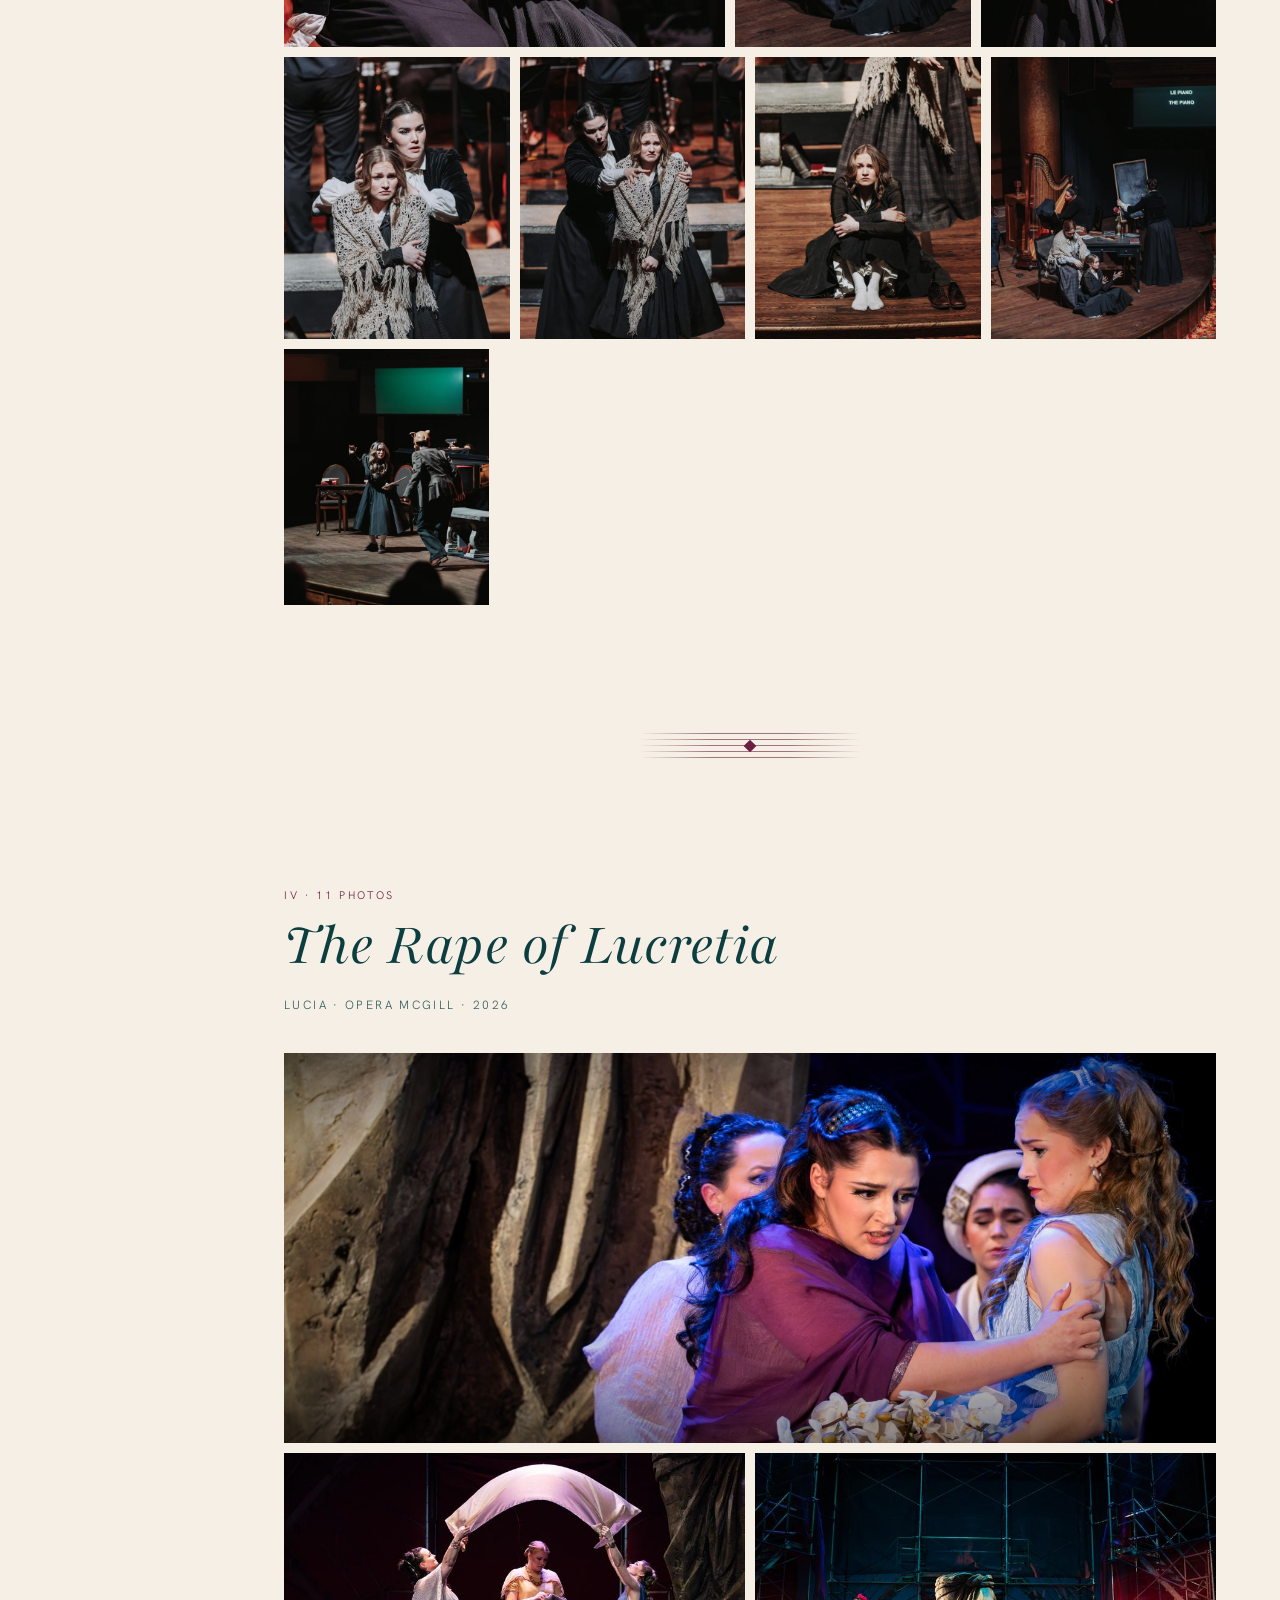
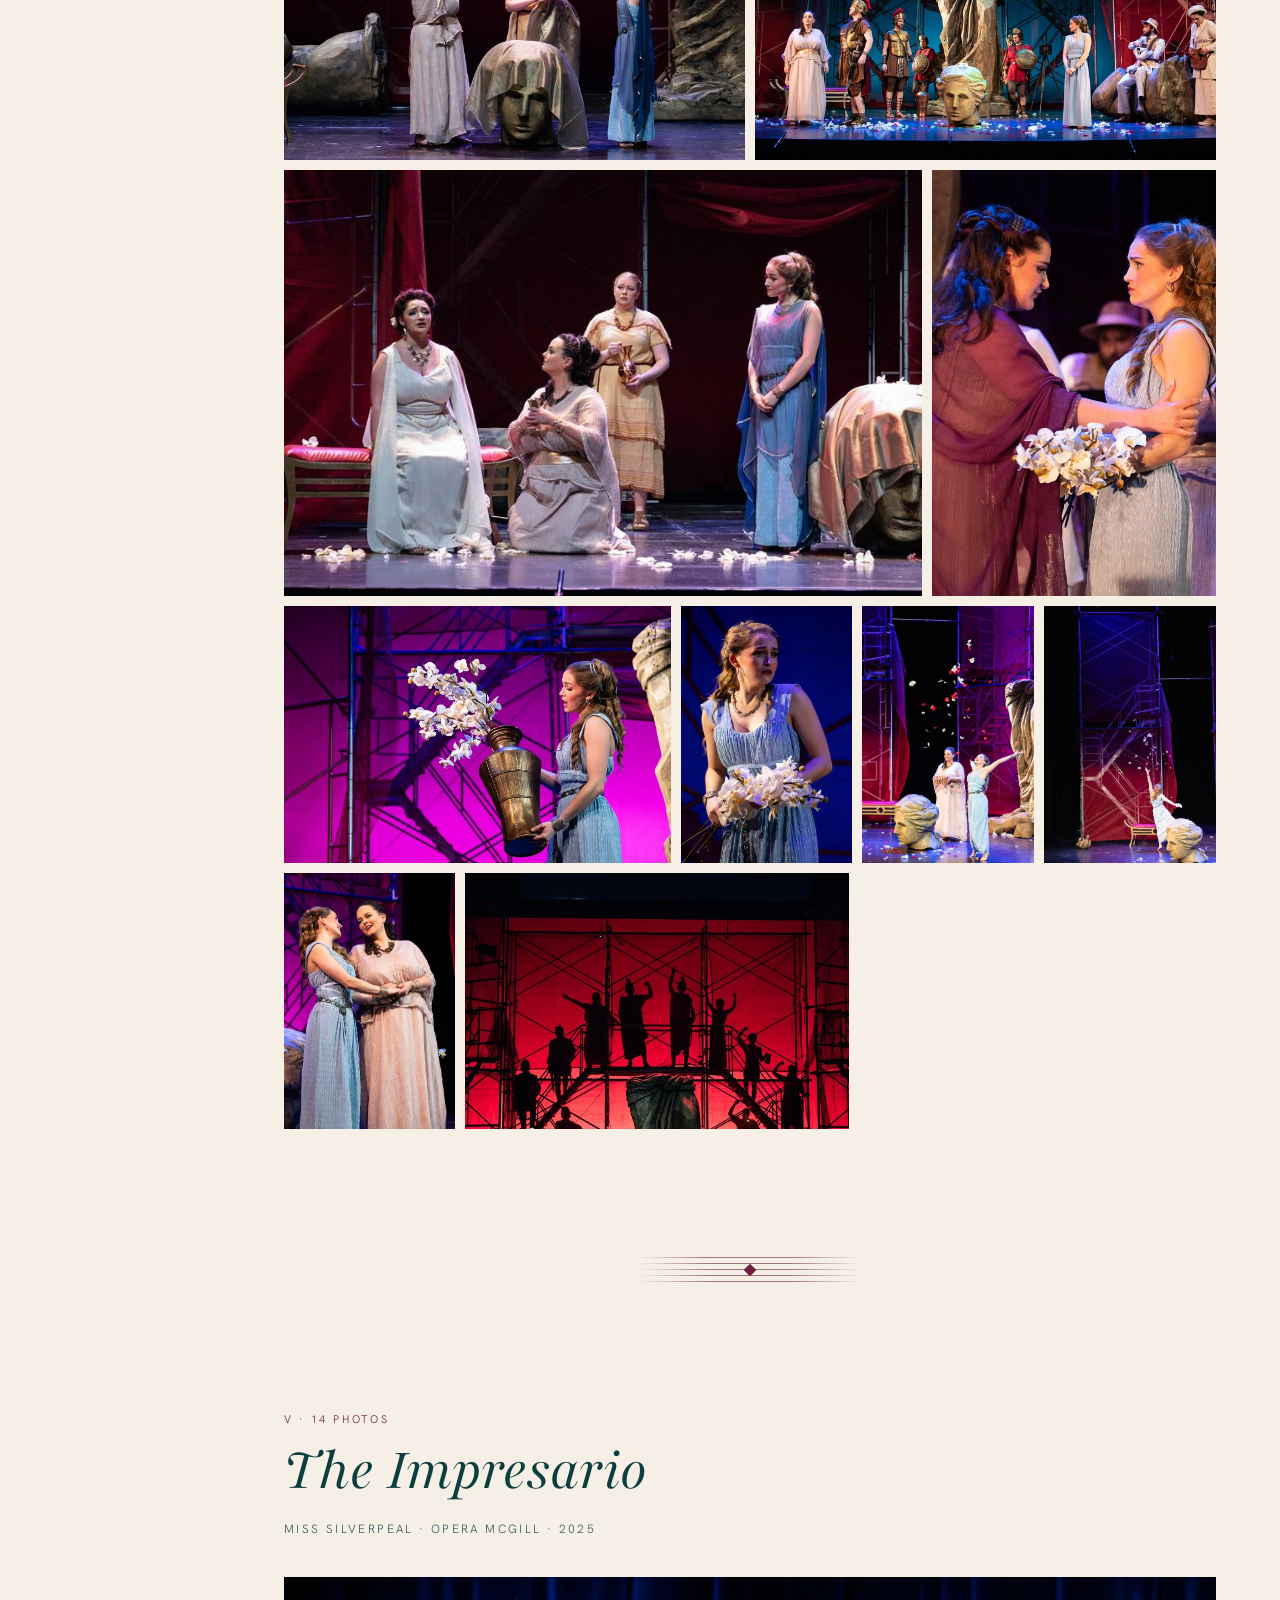
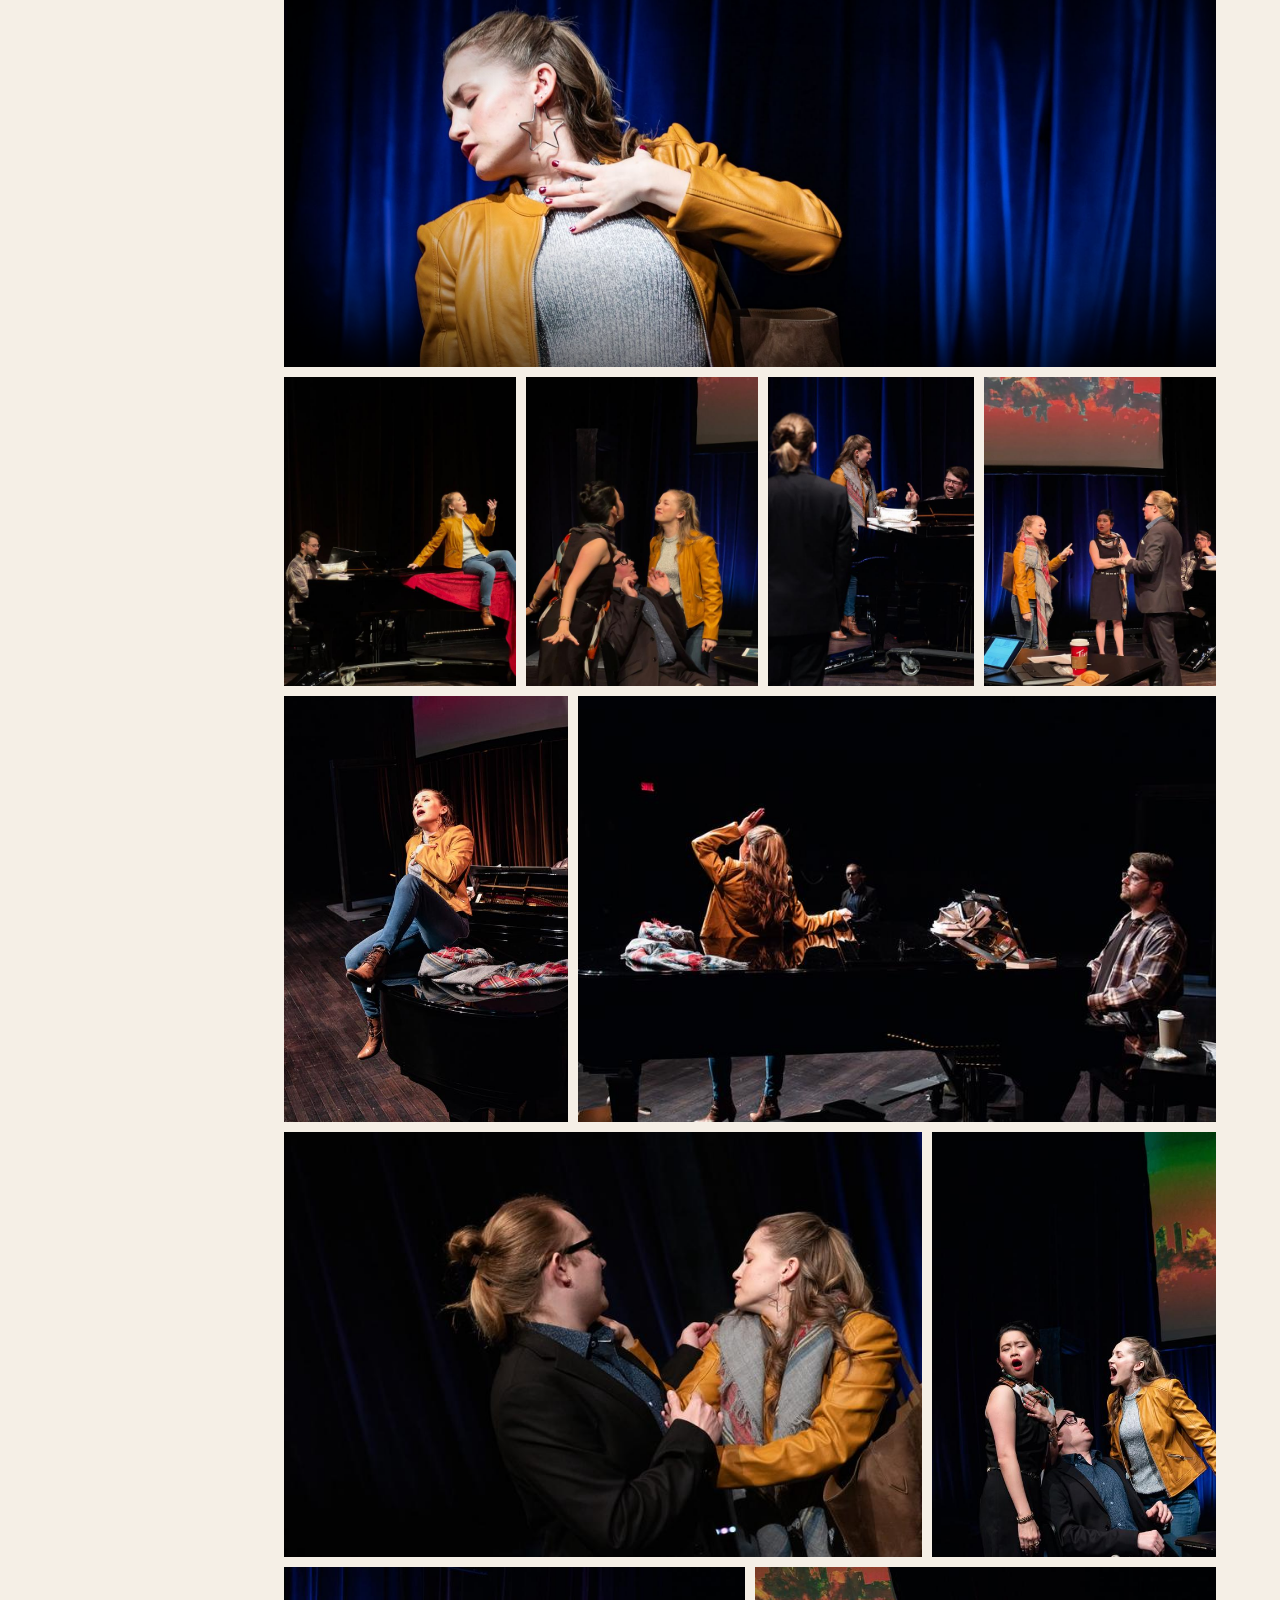
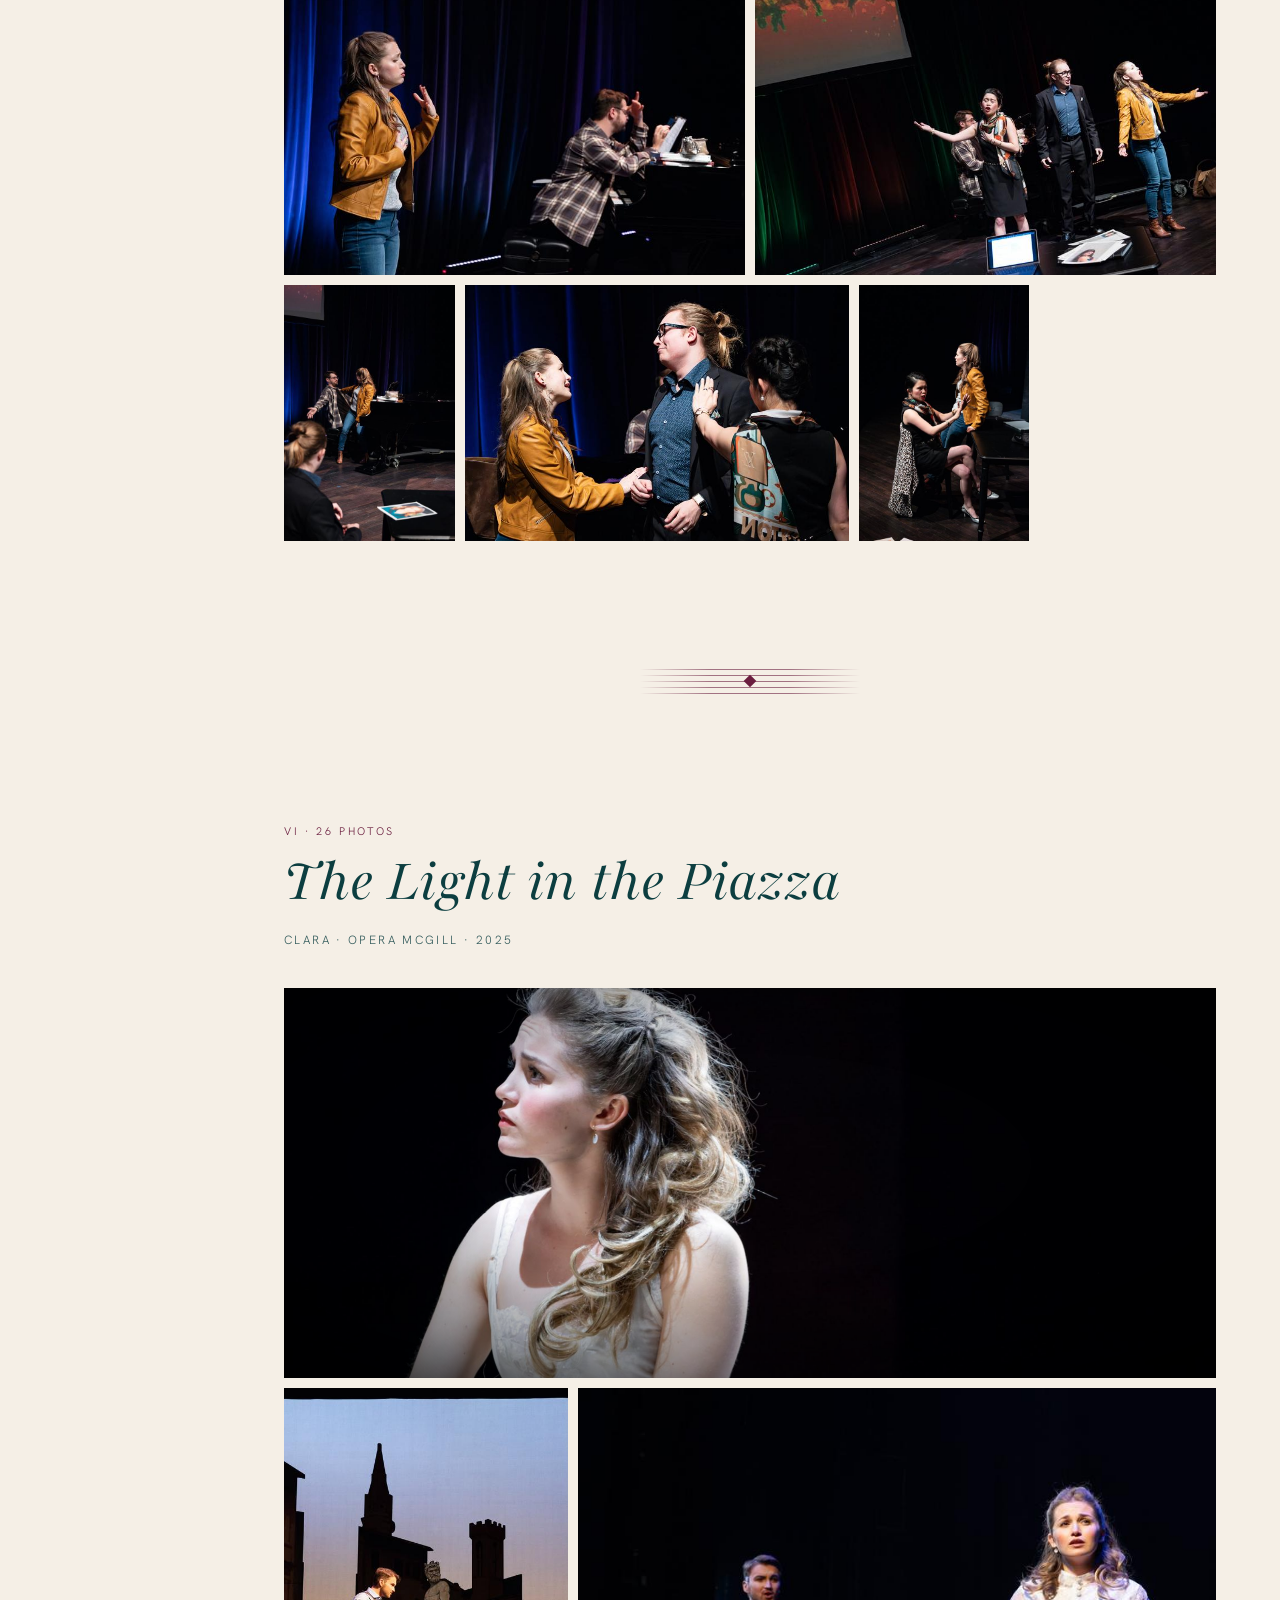
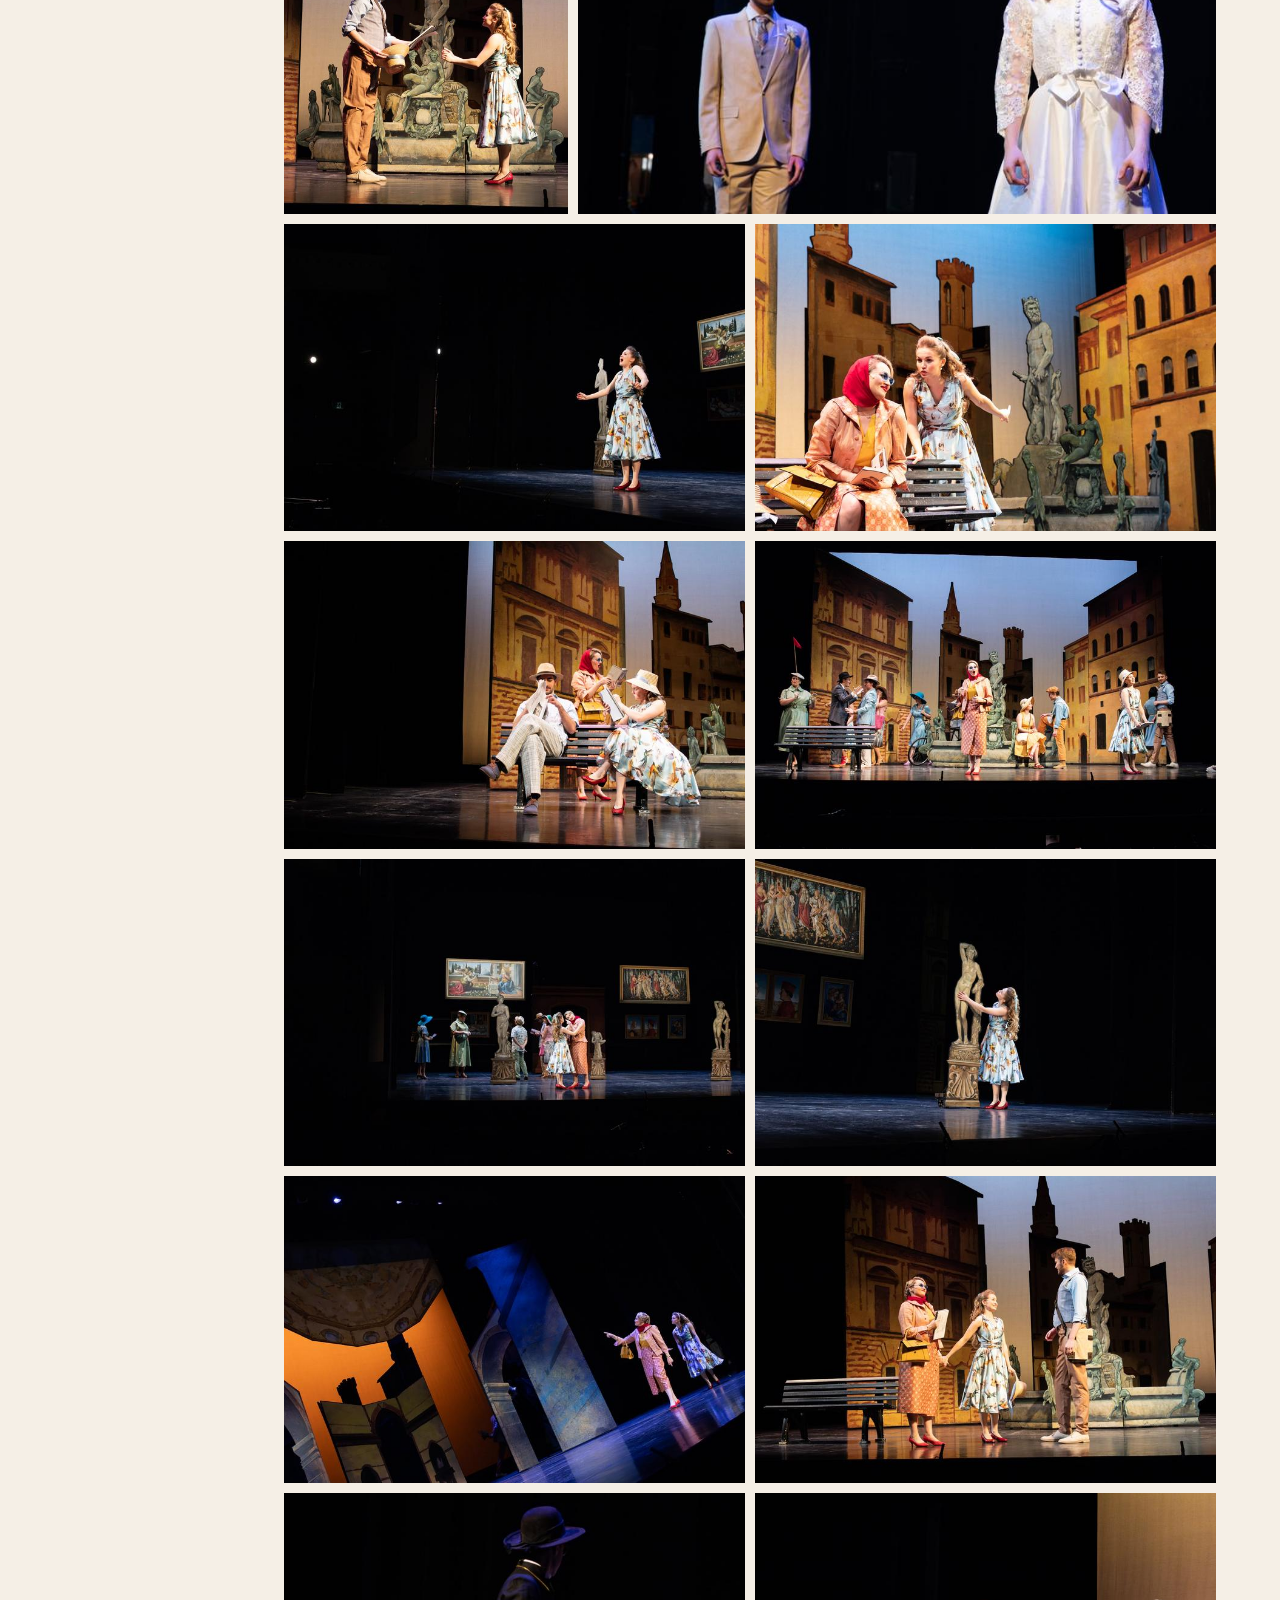
<file: photos.html>
<!DOCTYPE html>
<html lang="en" data-motion="full">
<head>
<meta charset="utf-8">
<meta name="viewport" content="width=device-width, initial-scale=1">
<title>Photos · Paige Robinson, soprano</title>
<meta name="description" content="Production photographs of Paige Robinson, soprano, by project.">
<link rel="canonical" href="https://paigerobinson.ca/photos.html">
<meta property="og:title" content="Photos · Paige Robinson, soprano">
<meta property="og:description" content="Production photographs of Paige Robinson, soprano, by project.">
<meta property="og:type" content="profile">
<meta property="og:image" content="images/og-image.jpg">
<meta name="theme-color" content="#0C3E40">
<link rel="icon" href="favicon.ico" sizes="16x16 32x32 48x48">
<link rel="icon" href="favicon.svg" type="image/svg+xml">
<link rel="icon" href="favicon-48.png" type="image/png" sizes="48x48">
<link rel="icon" href="favicon-96.png" type="image/png" sizes="96x96">
<link rel="icon" href="favicon-192.png" type="image/png" sizes="192x192">
<link rel="apple-touch-icon" href="apple-touch-icon.png">
<link rel="preload" href="_ds/paige-robinson-design-system-296b61f9-fd82-4965-8dd5-38969bdb76f6/fonts/playfair-normal-latin.woff2" as="font" type="font/woff2" crossorigin>
<link rel="stylesheet" href="_ds/paige-robinson-design-system-296b61f9-fd82-4965-8dd5-38969bdb76f6/styles.css">
<link rel="stylesheet" href="site.css?v=61">
<script type="application/ld+json">{"@context":"https://schema.org","@type":"Person","name":"Paige Robinson","jobTitle":"Soprano","sameAs":["https://www.youtube.com/@paigerobs","https://www.instagram.com/paige__robs/","https://www.facebook.com/paige.robinson.549221/"],"email":"mailto:paige.robinson0@gmail.com","address":{"@type":"PostalAddress","addressLocality":"Rochester","addressRegion":"NY","addressCountry":"US"},"alumniOf":[{"@type":"CollegeOrUniversity","name":"McGill University"},{"@type":"CollegeOrUniversity","name":"Eastman School of Music"}]}</script>
<script src="motion.js?v=61" defer></script>
<script src="site.js?v=61" defer></script>
</head>
<body>
<a class="pr-sr" href="#main">Skip to content</a>
<nav class="pr-rail site-rail" aria-label="Main">
  <a class="site-rail__brand" href="index.html" aria-label="Paige Robinson, soprano: back to the opening page">
    <svg class="mono-mark mono-mark--rail" viewBox="0 0 75.2 94.7" aria-hidden="true" focusable="false"><path class="mono-mark__p" d="M6.935483870967741 42.935483870967744V13.016129032258064Q6.935483870967741 10.354838709677416 6.532258064516128 9.064516129032256Q6.129032258064515 7.774193548387096 4.959677419354838 7.169354838709676Q3.790322580645161 6.564516129032256 1.451612903225806 6.241935483870968L0.0 6.08064516129032V6.0Q1.129032258064516 6.0 2.7016129032258065 6.08064516129032Q4.274193548387097 6.161290322580641 6.330645161290322 6.201612903225804Q8.387096774193548 6.241935483870968 10.725806451612904 6.241935483870968Q13.870967741935484 6.241935483870968 16.25 6.120967741935484Q18.629032258064516 6.0 20.161290322580644 6.0H23.064516129032256Q32.5 6.0 37.82258064516129 10.233870967741936Q43.14516129032258 14.467741935483872 43.14516129032258 21.967741935483872Q43.14516129032258 27.20967741935484 40.40322580645161 31.080645161290324Q37.66129032258064 34.95161290322581 32.74193548387096 37.08870967741935Q27.82258064516129 39.2258064516129 21.129032258064516 39.2258064516129Q19.516129032258064 39.2258064516129 18.104838709677416 39.18548387096774Q16.693548387096772 39.14516129032258 15.483870967741934 38.90322580645161Q14.274193548387096 38.66129032258064 12.903225806451612 38.41935483870968V38.33870967741935Q14.677419354838708 38.66129032258064 16.57258064516129 38.86290322580645Q18.46774193548387 39.064516129032256 20.161290322580644 39.064516129032256Q27.82258064516129 39.064516129032256 31.451612903225804 35.07258064516129Q35.08064516129032 31.08064516129032 35.08064516129032 22.532258064516128Q35.08064516129032 14.064516129032256 31.61290322580645 10.153225806451612Q28.14516129032258 6.241935483870968 20.7258064516129 6.322580645161288H14.43548387096774V42.935483870967744ZM9.838709677419356 62.854838709677416Q7.661290322580645 62.854838709677416 5.766129032258064 62.89516129032258Q3.870967741935484 62.93548387096774 2.4596774193548385 62.9758064516129Q1.048387096774193 63.016129032258064 0.0 63.096774193548384V63.016129032258064L1.532258064516129 62.774193548387096Q3.790322580645161 62.4516129032258 4.959677419354838 61.887096774193544Q6.129032258064515 61.32258064516129 6.532258064516128 59.99193548387096Q6.935483870967741 58.66129032258064 6.935483870967741 56.08064516129032V42.935483870967744H14.43548387096774V56.08064516129032Q14.43548387096774 59.87096774193548 15.483870967741934 61.16129032258064Q16.532258064516128 62.4516129032258 20.403225806451612 62.854838709677416L22.741935483870964 63.016129032258064V63.096774193548384Q21.532258064516128 63.016129032258064 19.717741935483872 62.9758064516129Q17.903225806451612 62.93548387096774 15.806451612903224 62.89516129032258Q13.709677419354836 62.854838709677416 11.20967741935484 62.854838709677416H10.725806451612904Z"/><path class="mono-mark__r" d="M25.12096774193548 62.85483870967742V27.290322580645167Q25.12096774193548 24.62903225806452 24.677419354838705 23.33870967741936Q24.233870967741932 22.0483870967742 23.104838709677416 21.40322580645162Q21.9758064516129 20.75806451612904 19.71774193548387 20.59677419354839L18.104838709677416 20.354838709677423V20.274193548387103Q19.233870967741932 20.274193548387103 20.645161290322577 20.354838709677423Q22.056451612903224 20.435483870967744 23.911290322580644 20.475806451612907Q25.766129032258064 20.51612903225807 28.024193548387096 20.51612903225807H28.83064516129032Q31.491935483870964 20.51612903225807 33.9516129032258 20.475806451612907Q36.41129032258064 20.435483870967744 38.266129032258064 20.354838709677423Q40.12096774193548 20.274193548387103 41.08870967741935 20.274193548387103Q50.36290322580645 20.274193548387103 55.846774193548384 24.064516129032263Q61.33064516129032 27.854838709677423 61.33064516129032 34.22580645161291Q61.33064516129032 38.741935483870975 58.50806451612903 42.16935483870968Q55.685483870967744 45.59677419354839 50.806451612903224 47.572580645161295Q45.927419354838705 49.5483870967742 39.4758064516129 49.5483870967742H28.749999999999996V49.46774193548387H38.58870967741935Q46.16935483870967 49.46774193548387 49.71774193548387 46.04032258064517Q53.266129032258064 42.612903225806456 53.266129032258064 35.35483870967742Q53.266129032258064 27.935483870967744 49.637096774193544 24.266129032258068Q46.008064516129025 20.59677419354839 38.83064516129032 20.59677419354839H32.62096774193548V62.85483870967742ZM62.45967741935483 78.5Q58.75 78.5 56.53225806451613 76.40322580645162Q54.314516129032256 74.30645161290323 53.266129032258064 69.79032258064517L50.766129032258064 58.903225806451616Q49.87903225806451 55.03225806451613 48.70967741935483 53.016129032258064Q47.54032258064515 51.0 45.36290322580645 50.2741935483871Q43.185483870967744 49.5483870967742 39.314516129032256 49.5483870967742H30.04032258064516V49.46774193548387H38.83064516129032Q46.008064516129025 49.46774193548387 49.91935483870967 50.35483870967742Q53.83064516129032 51.241935483870975 55.806451612903224 53.62096774193549Q57.78225806451613 56.0 58.83064516129032 60.67741935483872L61.088709677419345 69.46774193548387Q61.9758064516129 73.58064516129032 63.18548387096774 75.07258064516128Q64.39516129032258 76.56451612903226 66.57258064516128 76.48387096774194Q67.78225806451613 76.40322580645162 68.83064516129032 75.75806451612904Q69.87903225806451 75.11290322580646 71.16935483870968 73.33870967741936L71.25 73.41935483870968Q69.23387096774194 76.24193548387098 67.25806451612902 77.37096774193549Q65.28225806451613 78.5 62.45967741935483 78.5ZM28.024193548387096 77.12903225806453Q25.766129032258064 77.12903225806453 23.911290322580644 77.1693548387097Q22.056451612903224 77.20967741935485 20.645161290322577 77.25Q19.233870967741932 77.29032258064517 18.104838709677416 77.37096774193549V77.29032258064517L19.71774193548387 77.04838709677419Q21.9758064516129 76.72580645161291 23.104838709677416 76.16129032258064Q24.233870967741932 75.59677419354838 24.677419354838705 74.26612903225806Q25.12096774193548 72.93548387096774 25.12096774193548 70.35483870967742V62.85483870967742H32.62096774193548V70.35483870967742Q32.62096774193548 74.22580645161291 33.58870967741935 75.47580645161291Q34.556451612903224 76.72580645161291 38.02419354838709 77.12903225806453L39.4758064516129 77.29032258064517V77.37096774193549Q38.427419354838705 77.29032258064517 37.016129032258064 77.25Q35.604838709677416 77.20967741935485 33.75 77.1693548387097Q31.895161290322577 77.12903225806453 29.637096774193544 77.12903225806453H28.83064516129032Z"/><path class="mono-mark__d" d="M37.62 85.30L40.83 88.50L37.62 91.70L34.42 88.50Z"/></svg>
    <span class="site-rail__name">Paige Robinson</span>
    <span class="pr-eyebrow">Soprano</span>
  </a>
  <ul class="site-rail__list">
    <li><a class="site-rail__link" href="home.html">Home</a></li>
    <li><a class="site-rail__link" href="season.html">Season</a></li>
    <li><a class="site-rail__link" href="photos.html" aria-current="page">Photos</a><span class="site-rail__marker" aria-hidden="true"></span></li>
    <li><a class="site-rail__link" href="about.html">About</a></li>
    <li><a class="site-rail__link" href="contact.html">Contact</a></li>
  </ul>
  <div class="site-rail__foot">
    <a href="mailto:paige.robinson0@gmail.com">paige.robinson0@gmail.com</a>
    <span>Rochester, New York</span>
  </div>
</nav>
<header class="pr-mnav">
  <a class="site-mname" href="index.html"><svg class="mono-mark mono-mark--sm" viewBox="0 0 75.2 94.7" aria-hidden="true" focusable="false"><path class="mono-mark__p" d="M6.935483870967741 42.935483870967744V13.016129032258064Q6.935483870967741 10.354838709677416 6.532258064516128 9.064516129032256Q6.129032258064515 7.774193548387096 4.959677419354838 7.169354838709676Q3.790322580645161 6.564516129032256 1.451612903225806 6.241935483870968L0.0 6.08064516129032V6.0Q1.129032258064516 6.0 2.7016129032258065 6.08064516129032Q4.274193548387097 6.161290322580641 6.330645161290322 6.201612903225804Q8.387096774193548 6.241935483870968 10.725806451612904 6.241935483870968Q13.870967741935484 6.241935483870968 16.25 6.120967741935484Q18.629032258064516 6.0 20.161290322580644 6.0H23.064516129032256Q32.5 6.0 37.82258064516129 10.233870967741936Q43.14516129032258 14.467741935483872 43.14516129032258 21.967741935483872Q43.14516129032258 27.20967741935484 40.40322580645161 31.080645161290324Q37.66129032258064 34.95161290322581 32.74193548387096 37.08870967741935Q27.82258064516129 39.2258064516129 21.129032258064516 39.2258064516129Q19.516129032258064 39.2258064516129 18.104838709677416 39.18548387096774Q16.693548387096772 39.14516129032258 15.483870967741934 38.90322580645161Q14.274193548387096 38.66129032258064 12.903225806451612 38.41935483870968V38.33870967741935Q14.677419354838708 38.66129032258064 16.57258064516129 38.86290322580645Q18.46774193548387 39.064516129032256 20.161290322580644 39.064516129032256Q27.82258064516129 39.064516129032256 31.451612903225804 35.07258064516129Q35.08064516129032 31.08064516129032 35.08064516129032 22.532258064516128Q35.08064516129032 14.064516129032256 31.61290322580645 10.153225806451612Q28.14516129032258 6.241935483870968 20.7258064516129 6.322580645161288H14.43548387096774V42.935483870967744ZM9.838709677419356 62.854838709677416Q7.661290322580645 62.854838709677416 5.766129032258064 62.89516129032258Q3.870967741935484 62.93548387096774 2.4596774193548385 62.9758064516129Q1.048387096774193 63.016129032258064 0.0 63.096774193548384V63.016129032258064L1.532258064516129 62.774193548387096Q3.790322580645161 62.4516129032258 4.959677419354838 61.887096774193544Q6.129032258064515 61.32258064516129 6.532258064516128 59.99193548387096Q6.935483870967741 58.66129032258064 6.935483870967741 56.08064516129032V42.935483870967744H14.43548387096774V56.08064516129032Q14.43548387096774 59.87096774193548 15.483870967741934 61.16129032258064Q16.532258064516128 62.4516129032258 20.403225806451612 62.854838709677416L22.741935483870964 63.016129032258064V63.096774193548384Q21.532258064516128 63.016129032258064 19.717741935483872 62.9758064516129Q17.903225806451612 62.93548387096774 15.806451612903224 62.89516129032258Q13.709677419354836 62.854838709677416 11.20967741935484 62.854838709677416H10.725806451612904Z"/><path class="mono-mark__r" d="M25.12096774193548 62.85483870967742V27.290322580645167Q25.12096774193548 24.62903225806452 24.677419354838705 23.33870967741936Q24.233870967741932 22.0483870967742 23.104838709677416 21.40322580645162Q21.9758064516129 20.75806451612904 19.71774193548387 20.59677419354839L18.104838709677416 20.354838709677423V20.274193548387103Q19.233870967741932 20.274193548387103 20.645161290322577 20.354838709677423Q22.056451612903224 20.435483870967744 23.911290322580644 20.475806451612907Q25.766129032258064 20.51612903225807 28.024193548387096 20.51612903225807H28.83064516129032Q31.491935483870964 20.51612903225807 33.9516129032258 20.475806451612907Q36.41129032258064 20.435483870967744 38.266129032258064 20.354838709677423Q40.12096774193548 20.274193548387103 41.08870967741935 20.274193548387103Q50.36290322580645 20.274193548387103 55.846774193548384 24.064516129032263Q61.33064516129032 27.854838709677423 61.33064516129032 34.22580645161291Q61.33064516129032 38.741935483870975 58.50806451612903 42.16935483870968Q55.685483870967744 45.59677419354839 50.806451612903224 47.572580645161295Q45.927419354838705 49.5483870967742 39.4758064516129 49.5483870967742H28.749999999999996V49.46774193548387H38.58870967741935Q46.16935483870967 49.46774193548387 49.71774193548387 46.04032258064517Q53.266129032258064 42.612903225806456 53.266129032258064 35.35483870967742Q53.266129032258064 27.935483870967744 49.637096774193544 24.266129032258068Q46.008064516129025 20.59677419354839 38.83064516129032 20.59677419354839H32.62096774193548V62.85483870967742ZM62.45967741935483 78.5Q58.75 78.5 56.53225806451613 76.40322580645162Q54.314516129032256 74.30645161290323 53.266129032258064 69.79032258064517L50.766129032258064 58.903225806451616Q49.87903225806451 55.03225806451613 48.70967741935483 53.016129032258064Q47.54032258064515 51.0 45.36290322580645 50.2741935483871Q43.185483870967744 49.5483870967742 39.314516129032256 49.5483870967742H30.04032258064516V49.46774193548387H38.83064516129032Q46.008064516129025 49.46774193548387 49.91935483870967 50.35483870967742Q53.83064516129032 51.241935483870975 55.806451612903224 53.62096774193549Q57.78225806451613 56.0 58.83064516129032 60.67741935483872L61.088709677419345 69.46774193548387Q61.9758064516129 73.58064516129032 63.18548387096774 75.07258064516128Q64.39516129032258 76.56451612903226 66.57258064516128 76.48387096774194Q67.78225806451613 76.40322580645162 68.83064516129032 75.75806451612904Q69.87903225806451 75.11290322580646 71.16935483870968 73.33870967741936L71.25 73.41935483870968Q69.23387096774194 76.24193548387098 67.25806451612902 77.37096774193549Q65.28225806451613 78.5 62.45967741935483 78.5ZM28.024193548387096 77.12903225806453Q25.766129032258064 77.12903225806453 23.911290322580644 77.1693548387097Q22.056451612903224 77.20967741935485 20.645161290322577 77.25Q19.233870967741932 77.29032258064517 18.104838709677416 77.37096774193549V77.29032258064517L19.71774193548387 77.04838709677419Q21.9758064516129 76.72580645161291 23.104838709677416 76.16129032258064Q24.233870967741932 75.59677419354838 24.677419354838705 74.26612903225806Q25.12096774193548 72.93548387096774 25.12096774193548 70.35483870967742V62.85483870967742H32.62096774193548V70.35483870967742Q32.62096774193548 74.22580645161291 33.58870967741935 75.47580645161291Q34.556451612903224 76.72580645161291 38.02419354838709 77.12903225806453L39.4758064516129 77.29032258064517V77.37096774193549Q38.427419354838705 77.29032258064517 37.016129032258064 77.25Q35.604838709677416 77.20967741935485 33.75 77.1693548387097Q31.895161290322577 77.12903225806453 29.637096774193544 77.12903225806453H28.83064516129032Z"/><path class="mono-mark__d" d="M37.62 85.30L40.83 88.50L37.62 91.70L34.42 88.50Z"/></svg><span class="site-mname__txt">Paige Robinson<span>Soprano</span></span></a>
  <button type="button" class="pr-mnav__btn" data-menu-open aria-controls="site-menu" aria-expanded="false">Index <span class="pr-mnav__bars" aria-hidden="true"><i></i><i></i></span></button>
</header>
<div class="pr-overlay" id="site-menu" aria-hidden="true">
  <div class="pr-overlay__top">
    <a class="site-mname" href="index.html"><svg class="mono-mark mono-mark--sm" viewBox="0 0 75.2 94.7" aria-hidden="true" focusable="false"><path class="mono-mark__p" d="M6.935483870967741 42.935483870967744V13.016129032258064Q6.935483870967741 10.354838709677416 6.532258064516128 9.064516129032256Q6.129032258064515 7.774193548387096 4.959677419354838 7.169354838709676Q3.790322580645161 6.564516129032256 1.451612903225806 6.241935483870968L0.0 6.08064516129032V6.0Q1.129032258064516 6.0 2.7016129032258065 6.08064516129032Q4.274193548387097 6.161290322580641 6.330645161290322 6.201612903225804Q8.387096774193548 6.241935483870968 10.725806451612904 6.241935483870968Q13.870967741935484 6.241935483870968 16.25 6.120967741935484Q18.629032258064516 6.0 20.161290322580644 6.0H23.064516129032256Q32.5 6.0 37.82258064516129 10.233870967741936Q43.14516129032258 14.467741935483872 43.14516129032258 21.967741935483872Q43.14516129032258 27.20967741935484 40.40322580645161 31.080645161290324Q37.66129032258064 34.95161290322581 32.74193548387096 37.08870967741935Q27.82258064516129 39.2258064516129 21.129032258064516 39.2258064516129Q19.516129032258064 39.2258064516129 18.104838709677416 39.18548387096774Q16.693548387096772 39.14516129032258 15.483870967741934 38.90322580645161Q14.274193548387096 38.66129032258064 12.903225806451612 38.41935483870968V38.33870967741935Q14.677419354838708 38.66129032258064 16.57258064516129 38.86290322580645Q18.46774193548387 39.064516129032256 20.161290322580644 39.064516129032256Q27.82258064516129 39.064516129032256 31.451612903225804 35.07258064516129Q35.08064516129032 31.08064516129032 35.08064516129032 22.532258064516128Q35.08064516129032 14.064516129032256 31.61290322580645 10.153225806451612Q28.14516129032258 6.241935483870968 20.7258064516129 6.322580645161288H14.43548387096774V42.935483870967744ZM9.838709677419356 62.854838709677416Q7.661290322580645 62.854838709677416 5.766129032258064 62.89516129032258Q3.870967741935484 62.93548387096774 2.4596774193548385 62.9758064516129Q1.048387096774193 63.016129032258064 0.0 63.096774193548384V63.016129032258064L1.532258064516129 62.774193548387096Q3.790322580645161 62.4516129032258 4.959677419354838 61.887096774193544Q6.129032258064515 61.32258064516129 6.532258064516128 59.99193548387096Q6.935483870967741 58.66129032258064 6.935483870967741 56.08064516129032V42.935483870967744H14.43548387096774V56.08064516129032Q14.43548387096774 59.87096774193548 15.483870967741934 61.16129032258064Q16.532258064516128 62.4516129032258 20.403225806451612 62.854838709677416L22.741935483870964 63.016129032258064V63.096774193548384Q21.532258064516128 63.016129032258064 19.717741935483872 62.9758064516129Q17.903225806451612 62.93548387096774 15.806451612903224 62.89516129032258Q13.709677419354836 62.854838709677416 11.20967741935484 62.854838709677416H10.725806451612904Z"/><path class="mono-mark__r" d="M25.12096774193548 62.85483870967742V27.290322580645167Q25.12096774193548 24.62903225806452 24.677419354838705 23.33870967741936Q24.233870967741932 22.0483870967742 23.104838709677416 21.40322580645162Q21.9758064516129 20.75806451612904 19.71774193548387 20.59677419354839L18.104838709677416 20.354838709677423V20.274193548387103Q19.233870967741932 20.274193548387103 20.645161290322577 20.354838709677423Q22.056451612903224 20.435483870967744 23.911290322580644 20.475806451612907Q25.766129032258064 20.51612903225807 28.024193548387096 20.51612903225807H28.83064516129032Q31.491935483870964 20.51612903225807 33.9516129032258 20.475806451612907Q36.41129032258064 20.435483870967744 38.266129032258064 20.354838709677423Q40.12096774193548 20.274193548387103 41.08870967741935 20.274193548387103Q50.36290322580645 20.274193548387103 55.846774193548384 24.064516129032263Q61.33064516129032 27.854838709677423 61.33064516129032 34.22580645161291Q61.33064516129032 38.741935483870975 58.50806451612903 42.16935483870968Q55.685483870967744 45.59677419354839 50.806451612903224 47.572580645161295Q45.927419354838705 49.5483870967742 39.4758064516129 49.5483870967742H28.749999999999996V49.46774193548387H38.58870967741935Q46.16935483870967 49.46774193548387 49.71774193548387 46.04032258064517Q53.266129032258064 42.612903225806456 53.266129032258064 35.35483870967742Q53.266129032258064 27.935483870967744 49.637096774193544 24.266129032258068Q46.008064516129025 20.59677419354839 38.83064516129032 20.59677419354839H32.62096774193548V62.85483870967742ZM62.45967741935483 78.5Q58.75 78.5 56.53225806451613 76.40322580645162Q54.314516129032256 74.30645161290323 53.266129032258064 69.79032258064517L50.766129032258064 58.903225806451616Q49.87903225806451 55.03225806451613 48.70967741935483 53.016129032258064Q47.54032258064515 51.0 45.36290322580645 50.2741935483871Q43.185483870967744 49.5483870967742 39.314516129032256 49.5483870967742H30.04032258064516V49.46774193548387H38.83064516129032Q46.008064516129025 49.46774193548387 49.91935483870967 50.35483870967742Q53.83064516129032 51.241935483870975 55.806451612903224 53.62096774193549Q57.78225806451613 56.0 58.83064516129032 60.67741935483872L61.088709677419345 69.46774193548387Q61.9758064516129 73.58064516129032 63.18548387096774 75.07258064516128Q64.39516129032258 76.56451612903226 66.57258064516128 76.48387096774194Q67.78225806451613 76.40322580645162 68.83064516129032 75.75806451612904Q69.87903225806451 75.11290322580646 71.16935483870968 73.33870967741936L71.25 73.41935483870968Q69.23387096774194 76.24193548387098 67.25806451612902 77.37096774193549Q65.28225806451613 78.5 62.45967741935483 78.5ZM28.024193548387096 77.12903225806453Q25.766129032258064 77.12903225806453 23.911290322580644 77.1693548387097Q22.056451612903224 77.20967741935485 20.645161290322577 77.25Q19.233870967741932 77.29032258064517 18.104838709677416 77.37096774193549V77.29032258064517L19.71774193548387 77.04838709677419Q21.9758064516129 76.72580645161291 23.104838709677416 76.16129032258064Q24.233870967741932 75.59677419354838 24.677419354838705 74.26612903225806Q25.12096774193548 72.93548387096774 25.12096774193548 70.35483870967742V62.85483870967742H32.62096774193548V70.35483870967742Q32.62096774193548 74.22580645161291 33.58870967741935 75.47580645161291Q34.556451612903224 76.72580645161291 38.02419354838709 77.12903225806453L39.4758064516129 77.29032258064517V77.37096774193549Q38.427419354838705 77.29032258064517 37.016129032258064 77.25Q35.604838709677416 77.20967741935485 33.75 77.1693548387097Q31.895161290322577 77.12903225806453 29.637096774193544 77.12903225806453H28.83064516129032Z"/><path class="mono-mark__d" d="M37.62 85.30L40.83 88.50L37.62 91.70L34.42 88.50Z"/></svg><span class="site-mname__txt">Paige Robinson<span>Soprano</span></span></a>
    <button type="button" class="pr-overlay__close" data-menu-close>Close <b aria-hidden="true">×</b></button>
  </div>
  <ul class="pr-overlay__list">
    <li><a class="pr-overlay__link" href="home.html"><span class="pr-overlay__num">I</span><span class="pr-overlay__title">Home</span></a></li>
    <li><a class="pr-overlay__link" href="season.html"><span class="pr-overlay__num">II</span><span class="pr-overlay__title">Season</span></a></li>
    <li><a class="pr-overlay__link" href="photos.html" aria-current="page"><span class="pr-overlay__num">III</span><span class="pr-overlay__title">Photos</span></a></li>
    <li><a class="pr-overlay__link" href="about.html"><span class="pr-overlay__num">IV</span><span class="pr-overlay__title">About</span></a></li>
    <li><a class="pr-overlay__link" href="contact.html"><span class="pr-overlay__num">V</span><span class="pr-overlay__title">Contact</span></a></li>
  </ul>
  <p class="pr-overlay__meta"><a href="mailto:paige.robinson0@gmail.com">paige.robinson0@gmail.com</a><br>Rochester, New York</p>
</div>
<div class="pr-page pr-page--railed">
  <header class="site-head photos-top">
    <div class="photos-top__grid">
      <div class="pr-pagetitle">
          <span class="pr-pagetitle__num" data-reveal="fade">III</span>
          <h1 class="pr-pagetitle__title" data-reveal>Photos</h1>
          <p class="pr-pagetitle__lede" data-reveal data-delay="150">Production photographs, by project.</p>
        </div>
      <div class="photos-top__index">
        <nav id="index" class="proj-nav" aria-label="Photos" data-render="projectIndex"></nav>
        <figure class="photos-top__photo" data-reveal="scale" aria-hidden="true"><img src="images/projects/turn-of-the-screw-2024/09.jpg" alt="" decoding="async" fetchpriority="high"></figure>
      </div>
    </div>
  </header>
<main id="main" class="site-main">
  <a class="to-index" href="#index" aria-label="Back to the project index"><span class="to-index__mark" aria-hidden="true"></span>Index</a>

  <section class="site-section" id="press" style="padding-top:0" aria-labelledby="press-h">
    <div class="press-photos">
      <div class="site-sechead"><h2 id="press-h">Press photos</h2><span class="pr-eyebrow">For programmes and press</span></div>
      <div class="press-grid" data-stagger="120">
        <figure class="press-ph" data-reveal>
          <div class="press-ph__frame"><img src="images/press/paige-robinson-headshot-1.jpg" alt="Paige Robinson smiling over her shoulder, in black, on a pale grey backdrop" width="1066" height="1600" loading="lazy" decoding="async"></div>
          <div class="press-ph__actions">
            <button type="button" class="press-ph__btn" data-copy-img="images/press/paige-robinson-headshot-1.jpg">Copy</button>
            <a class="press-ph__btn" href="images/press/paige-robinson-headshot-1.jpg" download="paige-robinson-headshot-1.jpg">Download</a>
          </div>
          <figcaption>Headshot i</figcaption>
        </figure>
        <figure class="press-ph" data-reveal>
          <div class="press-ph__frame"><img src="images/press/paige-robinson-headshot-2.jpg" alt="Paige Robinson in black on a pale grey backdrop, looking over her shoulder at the camera" width="1066" height="1600" loading="lazy" decoding="async"></div>
          <div class="press-ph__actions">
            <button type="button" class="press-ph__btn" data-copy-img="images/press/paige-robinson-headshot-2.jpg">Copy</button>
            <a class="press-ph__btn" href="images/press/paige-robinson-headshot-2.jpg" download="paige-robinson-headshot-2.jpg">Download</a>
          </div>
          <figcaption>Headshot ii</figcaption>
        </figure>
        <figure class="press-ph" data-reveal>
          <div class="press-ph__frame"><img src="images/press/paige-robinson-emerald-dress-1.jpg" alt="Paige Robinson in an emerald dress" width="1066" height="1600" loading="lazy" decoding="async"></div>
          <div class="press-ph__actions">
            <button type="button" class="press-ph__btn" data-copy-img="images/press/paige-robinson-emerald-dress-1.jpg">Copy</button>
            <a class="press-ph__btn" href="images/press/paige-robinson-emerald-dress-1.jpg" download="paige-robinson-emerald-dress-1.jpg">Download</a>
          </div>
          <figcaption>Emerald dress i</figcaption>
        </figure>
        <figure class="press-ph" data-reveal>
          <div class="press-ph__frame"><img src="images/press/paige-robinson-emerald-dress-2.jpg" alt="Paige Robinson laughing, in an emerald dress" width="1066" height="1600" loading="lazy" decoding="async"></div>
          <div class="press-ph__actions">
            <button type="button" class="press-ph__btn" data-copy-img="images/press/paige-robinson-emerald-dress-2.jpg">Copy</button>
            <a class="press-ph__btn" href="images/press/paige-robinson-emerald-dress-2.jpg" download="paige-robinson-emerald-dress-2.jpg">Download</a>
          </div>
          <figcaption>Emerald dress ii</figcaption>
        </figure>
      </div>
    </div>
    <div class="stave" aria-hidden="true"></div>
  </section>

  <section class="site-section" style="padding-top:0" aria-label="Projects">
    <div class="projects">
      <div data-render="projects"></div>
    </div>
  </section>
</main>
  <footer class="pr-footer">
    <span class="pr-footer__brand"><svg class="mono-mark mono-mark--foot" viewBox="0 0 75.2 94.7" aria-hidden="true" focusable="false"><path class="mono-mark__p" d="M6.935483870967741 42.935483870967744V13.016129032258064Q6.935483870967741 10.354838709677416 6.532258064516128 9.064516129032256Q6.129032258064515 7.774193548387096 4.959677419354838 7.169354838709676Q3.790322580645161 6.564516129032256 1.451612903225806 6.241935483870968L0.0 6.08064516129032V6.0Q1.129032258064516 6.0 2.7016129032258065 6.08064516129032Q4.274193548387097 6.161290322580641 6.330645161290322 6.201612903225804Q8.387096774193548 6.241935483870968 10.725806451612904 6.241935483870968Q13.870967741935484 6.241935483870968 16.25 6.120967741935484Q18.629032258064516 6.0 20.161290322580644 6.0H23.064516129032256Q32.5 6.0 37.82258064516129 10.233870967741936Q43.14516129032258 14.467741935483872 43.14516129032258 21.967741935483872Q43.14516129032258 27.20967741935484 40.40322580645161 31.080645161290324Q37.66129032258064 34.95161290322581 32.74193548387096 37.08870967741935Q27.82258064516129 39.2258064516129 21.129032258064516 39.2258064516129Q19.516129032258064 39.2258064516129 18.104838709677416 39.18548387096774Q16.693548387096772 39.14516129032258 15.483870967741934 38.90322580645161Q14.274193548387096 38.66129032258064 12.903225806451612 38.41935483870968V38.33870967741935Q14.677419354838708 38.66129032258064 16.57258064516129 38.86290322580645Q18.46774193548387 39.064516129032256 20.161290322580644 39.064516129032256Q27.82258064516129 39.064516129032256 31.451612903225804 35.07258064516129Q35.08064516129032 31.08064516129032 35.08064516129032 22.532258064516128Q35.08064516129032 14.064516129032256 31.61290322580645 10.153225806451612Q28.14516129032258 6.241935483870968 20.7258064516129 6.322580645161288H14.43548387096774V42.935483870967744ZM9.838709677419356 62.854838709677416Q7.661290322580645 62.854838709677416 5.766129032258064 62.89516129032258Q3.870967741935484 62.93548387096774 2.4596774193548385 62.9758064516129Q1.048387096774193 63.016129032258064 0.0 63.096774193548384V63.016129032258064L1.532258064516129 62.774193548387096Q3.790322580645161 62.4516129032258 4.959677419354838 61.887096774193544Q6.129032258064515 61.32258064516129 6.532258064516128 59.99193548387096Q6.935483870967741 58.66129032258064 6.935483870967741 56.08064516129032V42.935483870967744H14.43548387096774V56.08064516129032Q14.43548387096774 59.87096774193548 15.483870967741934 61.16129032258064Q16.532258064516128 62.4516129032258 20.403225806451612 62.854838709677416L22.741935483870964 63.016129032258064V63.096774193548384Q21.532258064516128 63.016129032258064 19.717741935483872 62.9758064516129Q17.903225806451612 62.93548387096774 15.806451612903224 62.89516129032258Q13.709677419354836 62.854838709677416 11.20967741935484 62.854838709677416H10.725806451612904Z"/><path class="mono-mark__r" d="M25.12096774193548 62.85483870967742V27.290322580645167Q25.12096774193548 24.62903225806452 24.677419354838705 23.33870967741936Q24.233870967741932 22.0483870967742 23.104838709677416 21.40322580645162Q21.9758064516129 20.75806451612904 19.71774193548387 20.59677419354839L18.104838709677416 20.354838709677423V20.274193548387103Q19.233870967741932 20.274193548387103 20.645161290322577 20.354838709677423Q22.056451612903224 20.435483870967744 23.911290322580644 20.475806451612907Q25.766129032258064 20.51612903225807 28.024193548387096 20.51612903225807H28.83064516129032Q31.491935483870964 20.51612903225807 33.9516129032258 20.475806451612907Q36.41129032258064 20.435483870967744 38.266129032258064 20.354838709677423Q40.12096774193548 20.274193548387103 41.08870967741935 20.274193548387103Q50.36290322580645 20.274193548387103 55.846774193548384 24.064516129032263Q61.33064516129032 27.854838709677423 61.33064516129032 34.22580645161291Q61.33064516129032 38.741935483870975 58.50806451612903 42.16935483870968Q55.685483870967744 45.59677419354839 50.806451612903224 47.572580645161295Q45.927419354838705 49.5483870967742 39.4758064516129 49.5483870967742H28.749999999999996V49.46774193548387H38.58870967741935Q46.16935483870967 49.46774193548387 49.71774193548387 46.04032258064517Q53.266129032258064 42.612903225806456 53.266129032258064 35.35483870967742Q53.266129032258064 27.935483870967744 49.637096774193544 24.266129032258068Q46.008064516129025 20.59677419354839 38.83064516129032 20.59677419354839H32.62096774193548V62.85483870967742ZM62.45967741935483 78.5Q58.75 78.5 56.53225806451613 76.40322580645162Q54.314516129032256 74.30645161290323 53.266129032258064 69.79032258064517L50.766129032258064 58.903225806451616Q49.87903225806451 55.03225806451613 48.70967741935483 53.016129032258064Q47.54032258064515 51.0 45.36290322580645 50.2741935483871Q43.185483870967744 49.5483870967742 39.314516129032256 49.5483870967742H30.04032258064516V49.46774193548387H38.83064516129032Q46.008064516129025 49.46774193548387 49.91935483870967 50.35483870967742Q53.83064516129032 51.241935483870975 55.806451612903224 53.62096774193549Q57.78225806451613 56.0 58.83064516129032 60.67741935483872L61.088709677419345 69.46774193548387Q61.9758064516129 73.58064516129032 63.18548387096774 75.07258064516128Q64.39516129032258 76.56451612903226 66.57258064516128 76.48387096774194Q67.78225806451613 76.40322580645162 68.83064516129032 75.75806451612904Q69.87903225806451 75.11290322580646 71.16935483870968 73.33870967741936L71.25 73.41935483870968Q69.23387096774194 76.24193548387098 67.25806451612902 77.37096774193549Q65.28225806451613 78.5 62.45967741935483 78.5ZM28.024193548387096 77.12903225806453Q25.766129032258064 77.12903225806453 23.911290322580644 77.1693548387097Q22.056451612903224 77.20967741935485 20.645161290322577 77.25Q19.233870967741932 77.29032258064517 18.104838709677416 77.37096774193549V77.29032258064517L19.71774193548387 77.04838709677419Q21.9758064516129 76.72580645161291 23.104838709677416 76.16129032258064Q24.233870967741932 75.59677419354838 24.677419354838705 74.26612903225806Q25.12096774193548 72.93548387096774 25.12096774193548 70.35483870967742V62.85483870967742H32.62096774193548V70.35483870967742Q32.62096774193548 74.22580645161291 33.58870967741935 75.47580645161291Q34.556451612903224 76.72580645161291 38.02419354838709 77.12903225806453L39.4758064516129 77.29032258064517V77.37096774193549Q38.427419354838705 77.29032258064517 37.016129032258064 77.25Q35.604838709677416 77.20967741935485 33.75 77.1693548387097Q31.895161290322577 77.12903225806453 29.637096774193544 77.12903225806453H28.83064516129032Z"/><path class="mono-mark__d" d="M37.62 85.30L40.83 88.50L37.62 91.70L34.42 88.50Z"/></svg><span class="pr-footer__copy">© 2026 Paige Robinson<a class="pr-footer__credit" href="https://www.matthewmenardmusic.com/commissions" target="_blank" rel="noopener">Site by Matthew Menard</a></span></span>
    <div class="pr-footer__group">
      <span class="pr-footer__socials"><a class="pr-footer__icon" href="https://www.instagram.com/paige__robs/" target="_blank" rel="noopener" aria-label="Instagram (opens in a new tab)"><svg viewBox="0 0 24 24" aria-hidden="true" focusable="false"><rect x="3.5" y="3.5" width="17" height="17" rx="5"/><circle cx="12" cy="12" r="4"/><circle class="fill" cx="17.1" cy="6.9" r="1.05"/></svg></a><a class="pr-footer__icon" href="https://www.youtube.com/@paigerobs" target="_blank" rel="noopener" aria-label="YouTube (opens in a new tab)"><svg viewBox="0 0 24 24" aria-hidden="true" focusable="false"><rect x="2.5" y="5.5" width="19" height="13" rx="4"/><path class="fill" d="M10.2 9.2v5.6l4.8-2.8z"/></svg></a><a class="pr-footer__icon" href="https://www.facebook.com/paige.robinson.549221/" target="_blank" rel="noopener" aria-label="Facebook (opens in a new tab)"><svg viewBox="0 0 24 24" aria-hidden="true" focusable="false"><path d="M13.4 20.5v-7.4h2.6l.4-3h-3V8.3c0-.9.3-1.5 1.5-1.5h1.6V4.1a21 21 0 0 0-2.3-.1c-2.3 0-3.9 1.4-3.9 4v2.1H7.7v3h2.6v7.4"/></svg></a></span>
    </div>
  </footer>
</div>
</body>
</html>
</file>
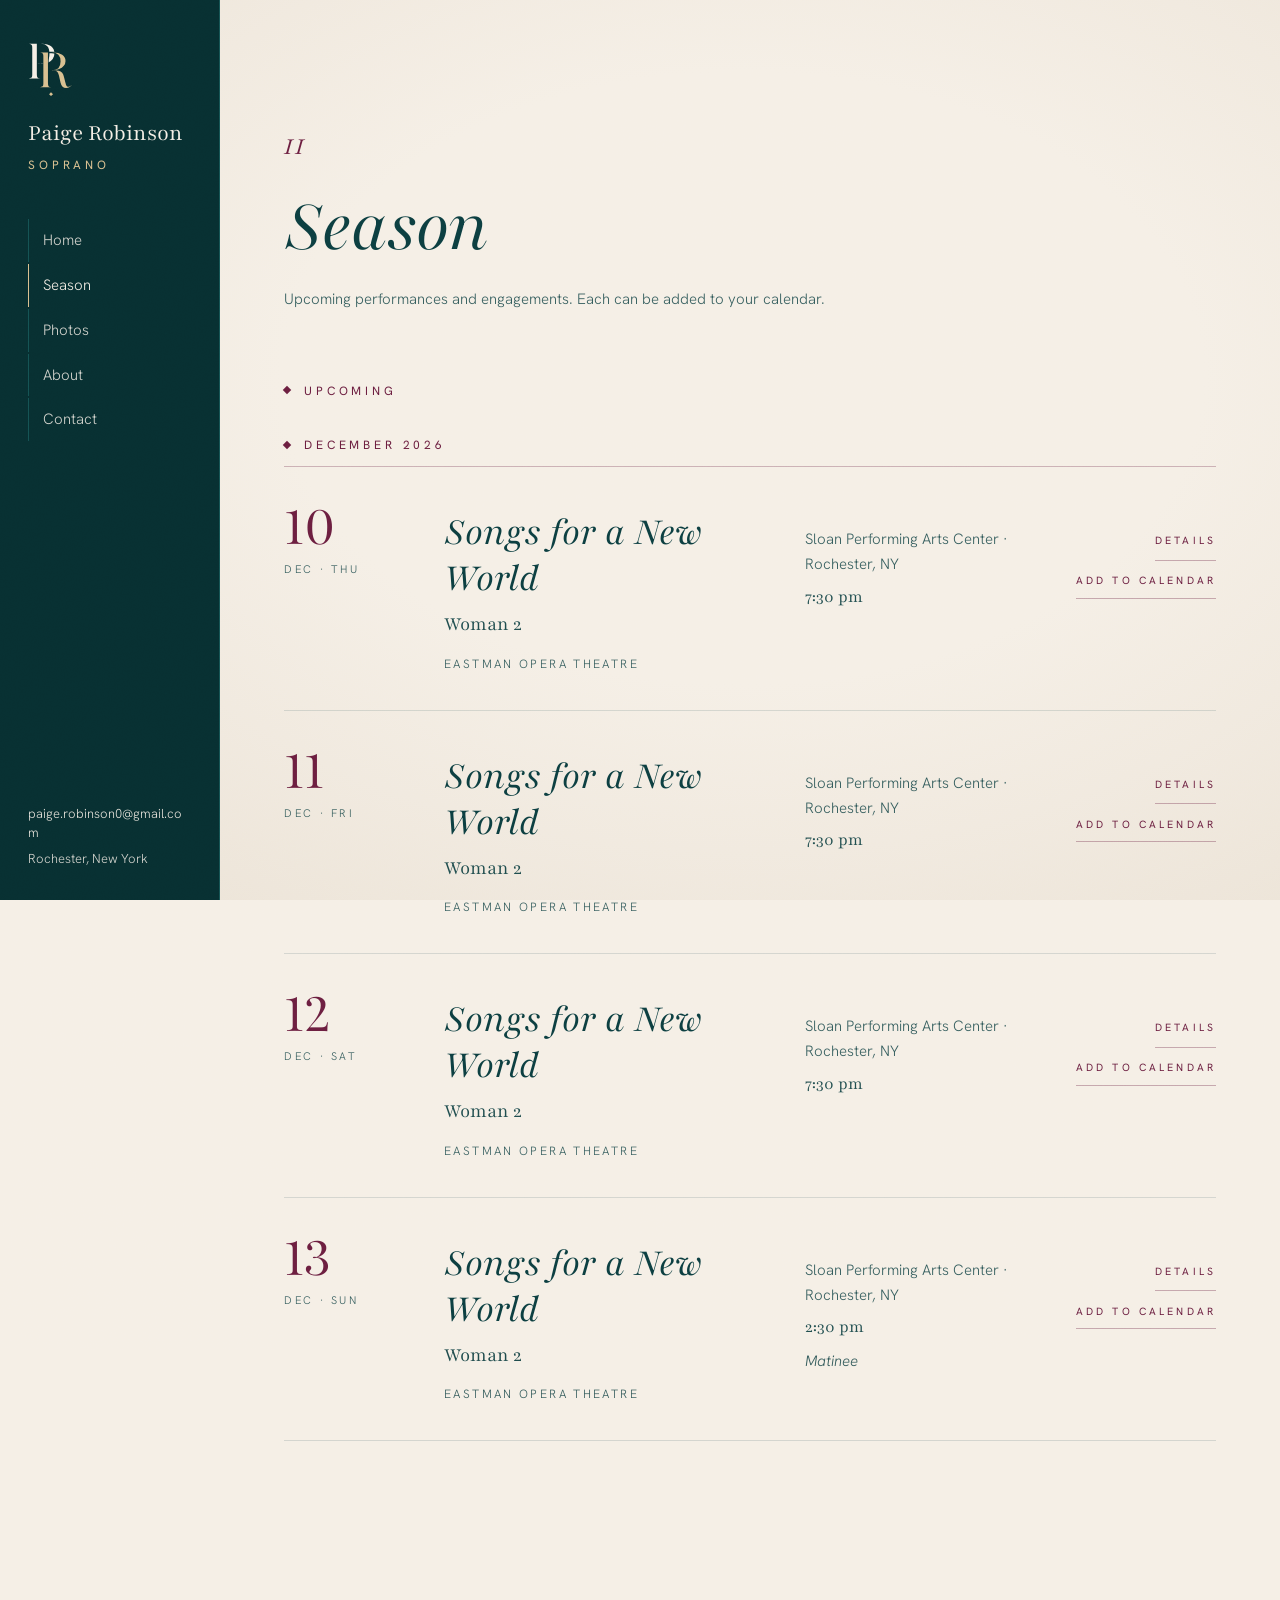
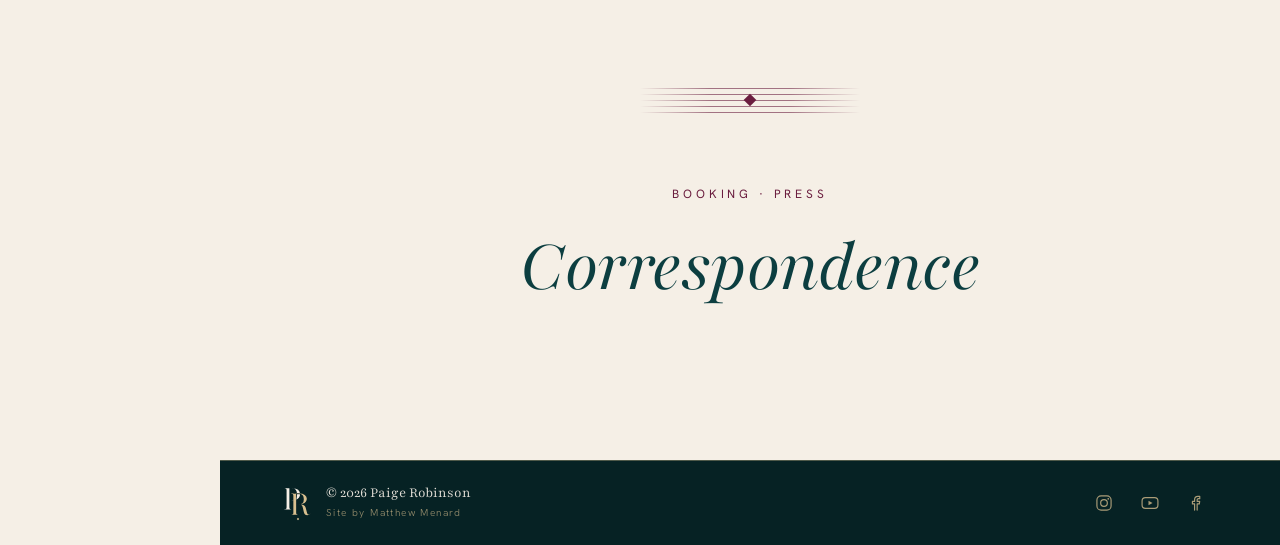
<file: season.html>
<!DOCTYPE html>
<html lang="en" data-motion="full">
<head>
<meta charset="utf-8">
<meta name="viewport" content="width=device-width, initial-scale=1">
<title>Season · Paige Robinson, soprano</title>
<meta name="description" content="Upcoming performances and engagements of Paige Robinson, soprano.">
<link rel="canonical" href="https://paigerobinson.ca/season.html">
<meta property="og:title" content="Season · Paige Robinson, soprano">
<meta property="og:description" content="Upcoming performances and engagements of Paige Robinson, soprano.">
<meta property="og:type" content="profile">
<meta property="og:image" content="images/og-image.jpg">
<meta name="theme-color" content="#0C3E40">
<link rel="icon" href="favicon.ico" sizes="16x16 32x32 48x48">
<link rel="icon" href="favicon.svg" type="image/svg+xml">
<link rel="icon" href="favicon-48.png" type="image/png" sizes="48x48">
<link rel="icon" href="favicon-96.png" type="image/png" sizes="96x96">
<link rel="icon" href="favicon-192.png" type="image/png" sizes="192x192">
<link rel="apple-touch-icon" href="apple-touch-icon.png">
<link rel="preload" href="_ds/paige-robinson-design-system-296b61f9-fd82-4965-8dd5-38969bdb76f6/fonts/playfair-normal-latin.woff2" as="font" type="font/woff2" crossorigin>
<link rel="stylesheet" href="_ds/paige-robinson-design-system-296b61f9-fd82-4965-8dd5-38969bdb76f6/styles.css">
<link rel="stylesheet" href="site.css?v=61">
<script type="application/ld+json">{"@context":"https://schema.org","@type":"Person","name":"Paige Robinson","jobTitle":"Soprano","sameAs":["https://www.youtube.com/@paigerobs","https://www.instagram.com/paige__robs/","https://www.facebook.com/paige.robinson.549221/"],"email":"mailto:paige.robinson0@gmail.com","address":{"@type":"PostalAddress","addressLocality":"Rochester","addressRegion":"NY","addressCountry":"US"},"alumniOf":[{"@type":"CollegeOrUniversity","name":"McGill University"},{"@type":"CollegeOrUniversity","name":"Eastman School of Music"}]}</script>
<script src="motion.js?v=61" defer></script>
<script src="site.js?v=61" defer></script>
</head>
<body>
<a class="pr-sr" href="#main">Skip to content</a>
<nav class="pr-rail site-rail" aria-label="Main">
  <a class="site-rail__brand" href="index.html" aria-label="Paige Robinson, soprano: back to the opening page">
    <svg class="mono-mark mono-mark--rail" viewBox="0 0 75.2 94.7" aria-hidden="true" focusable="false"><path class="mono-mark__p" d="M6.935483870967741 42.935483870967744V13.016129032258064Q6.935483870967741 10.354838709677416 6.532258064516128 9.064516129032256Q6.129032258064515 7.774193548387096 4.959677419354838 7.169354838709676Q3.790322580645161 6.564516129032256 1.451612903225806 6.241935483870968L0.0 6.08064516129032V6.0Q1.129032258064516 6.0 2.7016129032258065 6.08064516129032Q4.274193548387097 6.161290322580641 6.330645161290322 6.201612903225804Q8.387096774193548 6.241935483870968 10.725806451612904 6.241935483870968Q13.870967741935484 6.241935483870968 16.25 6.120967741935484Q18.629032258064516 6.0 20.161290322580644 6.0H23.064516129032256Q32.5 6.0 37.82258064516129 10.233870967741936Q43.14516129032258 14.467741935483872 43.14516129032258 21.967741935483872Q43.14516129032258 27.20967741935484 40.40322580645161 31.080645161290324Q37.66129032258064 34.95161290322581 32.74193548387096 37.08870967741935Q27.82258064516129 39.2258064516129 21.129032258064516 39.2258064516129Q19.516129032258064 39.2258064516129 18.104838709677416 39.18548387096774Q16.693548387096772 39.14516129032258 15.483870967741934 38.90322580645161Q14.274193548387096 38.66129032258064 12.903225806451612 38.41935483870968V38.33870967741935Q14.677419354838708 38.66129032258064 16.57258064516129 38.86290322580645Q18.46774193548387 39.064516129032256 20.161290322580644 39.064516129032256Q27.82258064516129 39.064516129032256 31.451612903225804 35.07258064516129Q35.08064516129032 31.08064516129032 35.08064516129032 22.532258064516128Q35.08064516129032 14.064516129032256 31.61290322580645 10.153225806451612Q28.14516129032258 6.241935483870968 20.7258064516129 6.322580645161288H14.43548387096774V42.935483870967744ZM9.838709677419356 62.854838709677416Q7.661290322580645 62.854838709677416 5.766129032258064 62.89516129032258Q3.870967741935484 62.93548387096774 2.4596774193548385 62.9758064516129Q1.048387096774193 63.016129032258064 0.0 63.096774193548384V63.016129032258064L1.532258064516129 62.774193548387096Q3.790322580645161 62.4516129032258 4.959677419354838 61.887096774193544Q6.129032258064515 61.32258064516129 6.532258064516128 59.99193548387096Q6.935483870967741 58.66129032258064 6.935483870967741 56.08064516129032V42.935483870967744H14.43548387096774V56.08064516129032Q14.43548387096774 59.87096774193548 15.483870967741934 61.16129032258064Q16.532258064516128 62.4516129032258 20.403225806451612 62.854838709677416L22.741935483870964 63.016129032258064V63.096774193548384Q21.532258064516128 63.016129032258064 19.717741935483872 62.9758064516129Q17.903225806451612 62.93548387096774 15.806451612903224 62.89516129032258Q13.709677419354836 62.854838709677416 11.20967741935484 62.854838709677416H10.725806451612904Z"/><path class="mono-mark__r" d="M25.12096774193548 62.85483870967742V27.290322580645167Q25.12096774193548 24.62903225806452 24.677419354838705 23.33870967741936Q24.233870967741932 22.0483870967742 23.104838709677416 21.40322580645162Q21.9758064516129 20.75806451612904 19.71774193548387 20.59677419354839L18.104838709677416 20.354838709677423V20.274193548387103Q19.233870967741932 20.274193548387103 20.645161290322577 20.354838709677423Q22.056451612903224 20.435483870967744 23.911290322580644 20.475806451612907Q25.766129032258064 20.51612903225807 28.024193548387096 20.51612903225807H28.83064516129032Q31.491935483870964 20.51612903225807 33.9516129032258 20.475806451612907Q36.41129032258064 20.435483870967744 38.266129032258064 20.354838709677423Q40.12096774193548 20.274193548387103 41.08870967741935 20.274193548387103Q50.36290322580645 20.274193548387103 55.846774193548384 24.064516129032263Q61.33064516129032 27.854838709677423 61.33064516129032 34.22580645161291Q61.33064516129032 38.741935483870975 58.50806451612903 42.16935483870968Q55.685483870967744 45.59677419354839 50.806451612903224 47.572580645161295Q45.927419354838705 49.5483870967742 39.4758064516129 49.5483870967742H28.749999999999996V49.46774193548387H38.58870967741935Q46.16935483870967 49.46774193548387 49.71774193548387 46.04032258064517Q53.266129032258064 42.612903225806456 53.266129032258064 35.35483870967742Q53.266129032258064 27.935483870967744 49.637096774193544 24.266129032258068Q46.008064516129025 20.59677419354839 38.83064516129032 20.59677419354839H32.62096774193548V62.85483870967742ZM62.45967741935483 78.5Q58.75 78.5 56.53225806451613 76.40322580645162Q54.314516129032256 74.30645161290323 53.266129032258064 69.79032258064517L50.766129032258064 58.903225806451616Q49.87903225806451 55.03225806451613 48.70967741935483 53.016129032258064Q47.54032258064515 51.0 45.36290322580645 50.2741935483871Q43.185483870967744 49.5483870967742 39.314516129032256 49.5483870967742H30.04032258064516V49.46774193548387H38.83064516129032Q46.008064516129025 49.46774193548387 49.91935483870967 50.35483870967742Q53.83064516129032 51.241935483870975 55.806451612903224 53.62096774193549Q57.78225806451613 56.0 58.83064516129032 60.67741935483872L61.088709677419345 69.46774193548387Q61.9758064516129 73.58064516129032 63.18548387096774 75.07258064516128Q64.39516129032258 76.56451612903226 66.57258064516128 76.48387096774194Q67.78225806451613 76.40322580645162 68.83064516129032 75.75806451612904Q69.87903225806451 75.11290322580646 71.16935483870968 73.33870967741936L71.25 73.41935483870968Q69.23387096774194 76.24193548387098 67.25806451612902 77.37096774193549Q65.28225806451613 78.5 62.45967741935483 78.5ZM28.024193548387096 77.12903225806453Q25.766129032258064 77.12903225806453 23.911290322580644 77.1693548387097Q22.056451612903224 77.20967741935485 20.645161290322577 77.25Q19.233870967741932 77.29032258064517 18.104838709677416 77.37096774193549V77.29032258064517L19.71774193548387 77.04838709677419Q21.9758064516129 76.72580645161291 23.104838709677416 76.16129032258064Q24.233870967741932 75.59677419354838 24.677419354838705 74.26612903225806Q25.12096774193548 72.93548387096774 25.12096774193548 70.35483870967742V62.85483870967742H32.62096774193548V70.35483870967742Q32.62096774193548 74.22580645161291 33.58870967741935 75.47580645161291Q34.556451612903224 76.72580645161291 38.02419354838709 77.12903225806453L39.4758064516129 77.29032258064517V77.37096774193549Q38.427419354838705 77.29032258064517 37.016129032258064 77.25Q35.604838709677416 77.20967741935485 33.75 77.1693548387097Q31.895161290322577 77.12903225806453 29.637096774193544 77.12903225806453H28.83064516129032Z"/><path class="mono-mark__d" d="M37.62 85.30L40.83 88.50L37.62 91.70L34.42 88.50Z"/></svg>
    <span class="site-rail__name">Paige Robinson</span>
    <span class="pr-eyebrow">Soprano</span>
  </a>
  <ul class="site-rail__list">
    <li><a class="site-rail__link" href="home.html">Home</a></li>
    <li><a class="site-rail__link" href="season.html" aria-current="page">Season</a><span class="site-rail__marker" aria-hidden="true"></span></li>
    <li><a class="site-rail__link" href="photos.html">Photos</a></li>
    <li><a class="site-rail__link" href="about.html">About</a></li>
    <li><a class="site-rail__link" href="contact.html">Contact</a></li>
  </ul>
  <div class="site-rail__foot">
    <a href="mailto:paige.robinson0@gmail.com">paige.robinson0@gmail.com</a>
    <span>Rochester, New York</span>
  </div>
</nav>
<header class="pr-mnav">
  <a class="site-mname" href="index.html"><svg class="mono-mark mono-mark--sm" viewBox="0 0 75.2 94.7" aria-hidden="true" focusable="false"><path class="mono-mark__p" d="M6.935483870967741 42.935483870967744V13.016129032258064Q6.935483870967741 10.354838709677416 6.532258064516128 9.064516129032256Q6.129032258064515 7.774193548387096 4.959677419354838 7.169354838709676Q3.790322580645161 6.564516129032256 1.451612903225806 6.241935483870968L0.0 6.08064516129032V6.0Q1.129032258064516 6.0 2.7016129032258065 6.08064516129032Q4.274193548387097 6.161290322580641 6.330645161290322 6.201612903225804Q8.387096774193548 6.241935483870968 10.725806451612904 6.241935483870968Q13.870967741935484 6.241935483870968 16.25 6.120967741935484Q18.629032258064516 6.0 20.161290322580644 6.0H23.064516129032256Q32.5 6.0 37.82258064516129 10.233870967741936Q43.14516129032258 14.467741935483872 43.14516129032258 21.967741935483872Q43.14516129032258 27.20967741935484 40.40322580645161 31.080645161290324Q37.66129032258064 34.95161290322581 32.74193548387096 37.08870967741935Q27.82258064516129 39.2258064516129 21.129032258064516 39.2258064516129Q19.516129032258064 39.2258064516129 18.104838709677416 39.18548387096774Q16.693548387096772 39.14516129032258 15.483870967741934 38.90322580645161Q14.274193548387096 38.66129032258064 12.903225806451612 38.41935483870968V38.33870967741935Q14.677419354838708 38.66129032258064 16.57258064516129 38.86290322580645Q18.46774193548387 39.064516129032256 20.161290322580644 39.064516129032256Q27.82258064516129 39.064516129032256 31.451612903225804 35.07258064516129Q35.08064516129032 31.08064516129032 35.08064516129032 22.532258064516128Q35.08064516129032 14.064516129032256 31.61290322580645 10.153225806451612Q28.14516129032258 6.241935483870968 20.7258064516129 6.322580645161288H14.43548387096774V42.935483870967744ZM9.838709677419356 62.854838709677416Q7.661290322580645 62.854838709677416 5.766129032258064 62.89516129032258Q3.870967741935484 62.93548387096774 2.4596774193548385 62.9758064516129Q1.048387096774193 63.016129032258064 0.0 63.096774193548384V63.016129032258064L1.532258064516129 62.774193548387096Q3.790322580645161 62.4516129032258 4.959677419354838 61.887096774193544Q6.129032258064515 61.32258064516129 6.532258064516128 59.99193548387096Q6.935483870967741 58.66129032258064 6.935483870967741 56.08064516129032V42.935483870967744H14.43548387096774V56.08064516129032Q14.43548387096774 59.87096774193548 15.483870967741934 61.16129032258064Q16.532258064516128 62.4516129032258 20.403225806451612 62.854838709677416L22.741935483870964 63.016129032258064V63.096774193548384Q21.532258064516128 63.016129032258064 19.717741935483872 62.9758064516129Q17.903225806451612 62.93548387096774 15.806451612903224 62.89516129032258Q13.709677419354836 62.854838709677416 11.20967741935484 62.854838709677416H10.725806451612904Z"/><path class="mono-mark__r" d="M25.12096774193548 62.85483870967742V27.290322580645167Q25.12096774193548 24.62903225806452 24.677419354838705 23.33870967741936Q24.233870967741932 22.0483870967742 23.104838709677416 21.40322580645162Q21.9758064516129 20.75806451612904 19.71774193548387 20.59677419354839L18.104838709677416 20.354838709677423V20.274193548387103Q19.233870967741932 20.274193548387103 20.645161290322577 20.354838709677423Q22.056451612903224 20.435483870967744 23.911290322580644 20.475806451612907Q25.766129032258064 20.51612903225807 28.024193548387096 20.51612903225807H28.83064516129032Q31.491935483870964 20.51612903225807 33.9516129032258 20.475806451612907Q36.41129032258064 20.435483870967744 38.266129032258064 20.354838709677423Q40.12096774193548 20.274193548387103 41.08870967741935 20.274193548387103Q50.36290322580645 20.274193548387103 55.846774193548384 24.064516129032263Q61.33064516129032 27.854838709677423 61.33064516129032 34.22580645161291Q61.33064516129032 38.741935483870975 58.50806451612903 42.16935483870968Q55.685483870967744 45.59677419354839 50.806451612903224 47.572580645161295Q45.927419354838705 49.5483870967742 39.4758064516129 49.5483870967742H28.749999999999996V49.46774193548387H38.58870967741935Q46.16935483870967 49.46774193548387 49.71774193548387 46.04032258064517Q53.266129032258064 42.612903225806456 53.266129032258064 35.35483870967742Q53.266129032258064 27.935483870967744 49.637096774193544 24.266129032258068Q46.008064516129025 20.59677419354839 38.83064516129032 20.59677419354839H32.62096774193548V62.85483870967742ZM62.45967741935483 78.5Q58.75 78.5 56.53225806451613 76.40322580645162Q54.314516129032256 74.30645161290323 53.266129032258064 69.79032258064517L50.766129032258064 58.903225806451616Q49.87903225806451 55.03225806451613 48.70967741935483 53.016129032258064Q47.54032258064515 51.0 45.36290322580645 50.2741935483871Q43.185483870967744 49.5483870967742 39.314516129032256 49.5483870967742H30.04032258064516V49.46774193548387H38.83064516129032Q46.008064516129025 49.46774193548387 49.91935483870967 50.35483870967742Q53.83064516129032 51.241935483870975 55.806451612903224 53.62096774193549Q57.78225806451613 56.0 58.83064516129032 60.67741935483872L61.088709677419345 69.46774193548387Q61.9758064516129 73.58064516129032 63.18548387096774 75.07258064516128Q64.39516129032258 76.56451612903226 66.57258064516128 76.48387096774194Q67.78225806451613 76.40322580645162 68.83064516129032 75.75806451612904Q69.87903225806451 75.11290322580646 71.16935483870968 73.33870967741936L71.25 73.41935483870968Q69.23387096774194 76.24193548387098 67.25806451612902 77.37096774193549Q65.28225806451613 78.5 62.45967741935483 78.5ZM28.024193548387096 77.12903225806453Q25.766129032258064 77.12903225806453 23.911290322580644 77.1693548387097Q22.056451612903224 77.20967741935485 20.645161290322577 77.25Q19.233870967741932 77.29032258064517 18.104838709677416 77.37096774193549V77.29032258064517L19.71774193548387 77.04838709677419Q21.9758064516129 76.72580645161291 23.104838709677416 76.16129032258064Q24.233870967741932 75.59677419354838 24.677419354838705 74.26612903225806Q25.12096774193548 72.93548387096774 25.12096774193548 70.35483870967742V62.85483870967742H32.62096774193548V70.35483870967742Q32.62096774193548 74.22580645161291 33.58870967741935 75.47580645161291Q34.556451612903224 76.72580645161291 38.02419354838709 77.12903225806453L39.4758064516129 77.29032258064517V77.37096774193549Q38.427419354838705 77.29032258064517 37.016129032258064 77.25Q35.604838709677416 77.20967741935485 33.75 77.1693548387097Q31.895161290322577 77.12903225806453 29.637096774193544 77.12903225806453H28.83064516129032Z"/><path class="mono-mark__d" d="M37.62 85.30L40.83 88.50L37.62 91.70L34.42 88.50Z"/></svg><span class="site-mname__txt">Paige Robinson<span>Soprano</span></span></a>
  <button type="button" class="pr-mnav__btn" data-menu-open aria-controls="site-menu" aria-expanded="false">Index <span class="pr-mnav__bars" aria-hidden="true"><i></i><i></i></span></button>
</header>
<div class="pr-overlay" id="site-menu" aria-hidden="true">
  <div class="pr-overlay__top">
    <a class="site-mname" href="index.html"><svg class="mono-mark mono-mark--sm" viewBox="0 0 75.2 94.7" aria-hidden="true" focusable="false"><path class="mono-mark__p" d="M6.935483870967741 42.935483870967744V13.016129032258064Q6.935483870967741 10.354838709677416 6.532258064516128 9.064516129032256Q6.129032258064515 7.774193548387096 4.959677419354838 7.169354838709676Q3.790322580645161 6.564516129032256 1.451612903225806 6.241935483870968L0.0 6.08064516129032V6.0Q1.129032258064516 6.0 2.7016129032258065 6.08064516129032Q4.274193548387097 6.161290322580641 6.330645161290322 6.201612903225804Q8.387096774193548 6.241935483870968 10.725806451612904 6.241935483870968Q13.870967741935484 6.241935483870968 16.25 6.120967741935484Q18.629032258064516 6.0 20.161290322580644 6.0H23.064516129032256Q32.5 6.0 37.82258064516129 10.233870967741936Q43.14516129032258 14.467741935483872 43.14516129032258 21.967741935483872Q43.14516129032258 27.20967741935484 40.40322580645161 31.080645161290324Q37.66129032258064 34.95161290322581 32.74193548387096 37.08870967741935Q27.82258064516129 39.2258064516129 21.129032258064516 39.2258064516129Q19.516129032258064 39.2258064516129 18.104838709677416 39.18548387096774Q16.693548387096772 39.14516129032258 15.483870967741934 38.90322580645161Q14.274193548387096 38.66129032258064 12.903225806451612 38.41935483870968V38.33870967741935Q14.677419354838708 38.66129032258064 16.57258064516129 38.86290322580645Q18.46774193548387 39.064516129032256 20.161290322580644 39.064516129032256Q27.82258064516129 39.064516129032256 31.451612903225804 35.07258064516129Q35.08064516129032 31.08064516129032 35.08064516129032 22.532258064516128Q35.08064516129032 14.064516129032256 31.61290322580645 10.153225806451612Q28.14516129032258 6.241935483870968 20.7258064516129 6.322580645161288H14.43548387096774V42.935483870967744ZM9.838709677419356 62.854838709677416Q7.661290322580645 62.854838709677416 5.766129032258064 62.89516129032258Q3.870967741935484 62.93548387096774 2.4596774193548385 62.9758064516129Q1.048387096774193 63.016129032258064 0.0 63.096774193548384V63.016129032258064L1.532258064516129 62.774193548387096Q3.790322580645161 62.4516129032258 4.959677419354838 61.887096774193544Q6.129032258064515 61.32258064516129 6.532258064516128 59.99193548387096Q6.935483870967741 58.66129032258064 6.935483870967741 56.08064516129032V42.935483870967744H14.43548387096774V56.08064516129032Q14.43548387096774 59.87096774193548 15.483870967741934 61.16129032258064Q16.532258064516128 62.4516129032258 20.403225806451612 62.854838709677416L22.741935483870964 63.016129032258064V63.096774193548384Q21.532258064516128 63.016129032258064 19.717741935483872 62.9758064516129Q17.903225806451612 62.93548387096774 15.806451612903224 62.89516129032258Q13.709677419354836 62.854838709677416 11.20967741935484 62.854838709677416H10.725806451612904Z"/><path class="mono-mark__r" d="M25.12096774193548 62.85483870967742V27.290322580645167Q25.12096774193548 24.62903225806452 24.677419354838705 23.33870967741936Q24.233870967741932 22.0483870967742 23.104838709677416 21.40322580645162Q21.9758064516129 20.75806451612904 19.71774193548387 20.59677419354839L18.104838709677416 20.354838709677423V20.274193548387103Q19.233870967741932 20.274193548387103 20.645161290322577 20.354838709677423Q22.056451612903224 20.435483870967744 23.911290322580644 20.475806451612907Q25.766129032258064 20.51612903225807 28.024193548387096 20.51612903225807H28.83064516129032Q31.491935483870964 20.51612903225807 33.9516129032258 20.475806451612907Q36.41129032258064 20.435483870967744 38.266129032258064 20.354838709677423Q40.12096774193548 20.274193548387103 41.08870967741935 20.274193548387103Q50.36290322580645 20.274193548387103 55.846774193548384 24.064516129032263Q61.33064516129032 27.854838709677423 61.33064516129032 34.22580645161291Q61.33064516129032 38.741935483870975 58.50806451612903 42.16935483870968Q55.685483870967744 45.59677419354839 50.806451612903224 47.572580645161295Q45.927419354838705 49.5483870967742 39.4758064516129 49.5483870967742H28.749999999999996V49.46774193548387H38.58870967741935Q46.16935483870967 49.46774193548387 49.71774193548387 46.04032258064517Q53.266129032258064 42.612903225806456 53.266129032258064 35.35483870967742Q53.266129032258064 27.935483870967744 49.637096774193544 24.266129032258068Q46.008064516129025 20.59677419354839 38.83064516129032 20.59677419354839H32.62096774193548V62.85483870967742ZM62.45967741935483 78.5Q58.75 78.5 56.53225806451613 76.40322580645162Q54.314516129032256 74.30645161290323 53.266129032258064 69.79032258064517L50.766129032258064 58.903225806451616Q49.87903225806451 55.03225806451613 48.70967741935483 53.016129032258064Q47.54032258064515 51.0 45.36290322580645 50.2741935483871Q43.185483870967744 49.5483870967742 39.314516129032256 49.5483870967742H30.04032258064516V49.46774193548387H38.83064516129032Q46.008064516129025 49.46774193548387 49.91935483870967 50.35483870967742Q53.83064516129032 51.241935483870975 55.806451612903224 53.62096774193549Q57.78225806451613 56.0 58.83064516129032 60.67741935483872L61.088709677419345 69.46774193548387Q61.9758064516129 73.58064516129032 63.18548387096774 75.07258064516128Q64.39516129032258 76.56451612903226 66.57258064516128 76.48387096774194Q67.78225806451613 76.40322580645162 68.83064516129032 75.75806451612904Q69.87903225806451 75.11290322580646 71.16935483870968 73.33870967741936L71.25 73.41935483870968Q69.23387096774194 76.24193548387098 67.25806451612902 77.37096774193549Q65.28225806451613 78.5 62.45967741935483 78.5ZM28.024193548387096 77.12903225806453Q25.766129032258064 77.12903225806453 23.911290322580644 77.1693548387097Q22.056451612903224 77.20967741935485 20.645161290322577 77.25Q19.233870967741932 77.29032258064517 18.104838709677416 77.37096774193549V77.29032258064517L19.71774193548387 77.04838709677419Q21.9758064516129 76.72580645161291 23.104838709677416 76.16129032258064Q24.233870967741932 75.59677419354838 24.677419354838705 74.26612903225806Q25.12096774193548 72.93548387096774 25.12096774193548 70.35483870967742V62.85483870967742H32.62096774193548V70.35483870967742Q32.62096774193548 74.22580645161291 33.58870967741935 75.47580645161291Q34.556451612903224 76.72580645161291 38.02419354838709 77.12903225806453L39.4758064516129 77.29032258064517V77.37096774193549Q38.427419354838705 77.29032258064517 37.016129032258064 77.25Q35.604838709677416 77.20967741935485 33.75 77.1693548387097Q31.895161290322577 77.12903225806453 29.637096774193544 77.12903225806453H28.83064516129032Z"/><path class="mono-mark__d" d="M37.62 85.30L40.83 88.50L37.62 91.70L34.42 88.50Z"/></svg><span class="site-mname__txt">Paige Robinson<span>Soprano</span></span></a>
    <button type="button" class="pr-overlay__close" data-menu-close>Close <b aria-hidden="true">×</b></button>
  </div>
  <ul class="pr-overlay__list">
    <li><a class="pr-overlay__link" href="home.html"><span class="pr-overlay__num">I</span><span class="pr-overlay__title">Home</span></a></li>
    <li><a class="pr-overlay__link" href="season.html" aria-current="page"><span class="pr-overlay__num">II</span><span class="pr-overlay__title">Season</span></a></li>
    <li><a class="pr-overlay__link" href="photos.html"><span class="pr-overlay__num">III</span><span class="pr-overlay__title">Photos</span></a></li>
    <li><a class="pr-overlay__link" href="about.html"><span class="pr-overlay__num">IV</span><span class="pr-overlay__title">About</span></a></li>
    <li><a class="pr-overlay__link" href="contact.html"><span class="pr-overlay__num">V</span><span class="pr-overlay__title">Contact</span></a></li>
  </ul>
  <p class="pr-overlay__meta"><a href="mailto:paige.robinson0@gmail.com">paige.robinson0@gmail.com</a><br>Rochester, New York</p>
</div>
<div class="pr-page pr-page--railed">
  <header class="site-head">
    <div class="site-wrap pr-pagetitle">
      <span class="pr-pagetitle__num" data-reveal="fade">II</span>
      <h1 class="pr-pagetitle__title" data-reveal>Season</h1>
      <p class="pr-pagetitle__lede" data-reveal data-delay="150">Upcoming performances and engagements. Each can be added to your calendar.</p>
    </div>
  </header>
<main id="main" class="site-main">
  <section class="site-section" style="padding-top:0" aria-labelledby="upcoming-h">
    <div class="season">
      <div class="site-sechead"><h2 id="upcoming-h" class="pr-eyebrow" style="font-family:var(--font-label)">Upcoming</h2></div>
      <div class="season__list" data-render="season"></div>
    </div>
  </section>
  <section class="site-section band--forest" aria-labelledby="past-h" data-season-past hidden>
    <div class="stave" aria-hidden="true"></div>
    <div class="season">
      <div class="site-sechead"><h2 id="past-h" class="pr-eyebrow" style="font-family:var(--font-label)">Earlier this season</h2></div>
      <div class="season__list season__list--past" data-render="seasonPast"></div>
    </div>
  </section>
  <section class="site-section site-section--after" aria-label="Booking">
    <div class="stave" aria-hidden="true"></div>
    <div class="pr-grand-wrap">
      <span class="pr-eyebrow" data-reveal="fade">Booking · Press</span>
      <a class="pr-grand pr-grand--display" href="contact.html" data-reveal>Correspondence</a>
    </div>
  </section>
</main>
  <footer class="pr-footer">
    <span class="pr-footer__brand"><svg class="mono-mark mono-mark--foot" viewBox="0 0 75.2 94.7" aria-hidden="true" focusable="false"><path class="mono-mark__p" d="M6.935483870967741 42.935483870967744V13.016129032258064Q6.935483870967741 10.354838709677416 6.532258064516128 9.064516129032256Q6.129032258064515 7.774193548387096 4.959677419354838 7.169354838709676Q3.790322580645161 6.564516129032256 1.451612903225806 6.241935483870968L0.0 6.08064516129032V6.0Q1.129032258064516 6.0 2.7016129032258065 6.08064516129032Q4.274193548387097 6.161290322580641 6.330645161290322 6.201612903225804Q8.387096774193548 6.241935483870968 10.725806451612904 6.241935483870968Q13.870967741935484 6.241935483870968 16.25 6.120967741935484Q18.629032258064516 6.0 20.161290322580644 6.0H23.064516129032256Q32.5 6.0 37.82258064516129 10.233870967741936Q43.14516129032258 14.467741935483872 43.14516129032258 21.967741935483872Q43.14516129032258 27.20967741935484 40.40322580645161 31.080645161290324Q37.66129032258064 34.95161290322581 32.74193548387096 37.08870967741935Q27.82258064516129 39.2258064516129 21.129032258064516 39.2258064516129Q19.516129032258064 39.2258064516129 18.104838709677416 39.18548387096774Q16.693548387096772 39.14516129032258 15.483870967741934 38.90322580645161Q14.274193548387096 38.66129032258064 12.903225806451612 38.41935483870968V38.33870967741935Q14.677419354838708 38.66129032258064 16.57258064516129 38.86290322580645Q18.46774193548387 39.064516129032256 20.161290322580644 39.064516129032256Q27.82258064516129 39.064516129032256 31.451612903225804 35.07258064516129Q35.08064516129032 31.08064516129032 35.08064516129032 22.532258064516128Q35.08064516129032 14.064516129032256 31.61290322580645 10.153225806451612Q28.14516129032258 6.241935483870968 20.7258064516129 6.322580645161288H14.43548387096774V42.935483870967744ZM9.838709677419356 62.854838709677416Q7.661290322580645 62.854838709677416 5.766129032258064 62.89516129032258Q3.870967741935484 62.93548387096774 2.4596774193548385 62.9758064516129Q1.048387096774193 63.016129032258064 0.0 63.096774193548384V63.016129032258064L1.532258064516129 62.774193548387096Q3.790322580645161 62.4516129032258 4.959677419354838 61.887096774193544Q6.129032258064515 61.32258064516129 6.532258064516128 59.99193548387096Q6.935483870967741 58.66129032258064 6.935483870967741 56.08064516129032V42.935483870967744H14.43548387096774V56.08064516129032Q14.43548387096774 59.87096774193548 15.483870967741934 61.16129032258064Q16.532258064516128 62.4516129032258 20.403225806451612 62.854838709677416L22.741935483870964 63.016129032258064V63.096774193548384Q21.532258064516128 63.016129032258064 19.717741935483872 62.9758064516129Q17.903225806451612 62.93548387096774 15.806451612903224 62.89516129032258Q13.709677419354836 62.854838709677416 11.20967741935484 62.854838709677416H10.725806451612904Z"/><path class="mono-mark__r" d="M25.12096774193548 62.85483870967742V27.290322580645167Q25.12096774193548 24.62903225806452 24.677419354838705 23.33870967741936Q24.233870967741932 22.0483870967742 23.104838709677416 21.40322580645162Q21.9758064516129 20.75806451612904 19.71774193548387 20.59677419354839L18.104838709677416 20.354838709677423V20.274193548387103Q19.233870967741932 20.274193548387103 20.645161290322577 20.354838709677423Q22.056451612903224 20.435483870967744 23.911290322580644 20.475806451612907Q25.766129032258064 20.51612903225807 28.024193548387096 20.51612903225807H28.83064516129032Q31.491935483870964 20.51612903225807 33.9516129032258 20.475806451612907Q36.41129032258064 20.435483870967744 38.266129032258064 20.354838709677423Q40.12096774193548 20.274193548387103 41.08870967741935 20.274193548387103Q50.36290322580645 20.274193548387103 55.846774193548384 24.064516129032263Q61.33064516129032 27.854838709677423 61.33064516129032 34.22580645161291Q61.33064516129032 38.741935483870975 58.50806451612903 42.16935483870968Q55.685483870967744 45.59677419354839 50.806451612903224 47.572580645161295Q45.927419354838705 49.5483870967742 39.4758064516129 49.5483870967742H28.749999999999996V49.46774193548387H38.58870967741935Q46.16935483870967 49.46774193548387 49.71774193548387 46.04032258064517Q53.266129032258064 42.612903225806456 53.266129032258064 35.35483870967742Q53.266129032258064 27.935483870967744 49.637096774193544 24.266129032258068Q46.008064516129025 20.59677419354839 38.83064516129032 20.59677419354839H32.62096774193548V62.85483870967742ZM62.45967741935483 78.5Q58.75 78.5 56.53225806451613 76.40322580645162Q54.314516129032256 74.30645161290323 53.266129032258064 69.79032258064517L50.766129032258064 58.903225806451616Q49.87903225806451 55.03225806451613 48.70967741935483 53.016129032258064Q47.54032258064515 51.0 45.36290322580645 50.2741935483871Q43.185483870967744 49.5483870967742 39.314516129032256 49.5483870967742H30.04032258064516V49.46774193548387H38.83064516129032Q46.008064516129025 49.46774193548387 49.91935483870967 50.35483870967742Q53.83064516129032 51.241935483870975 55.806451612903224 53.62096774193549Q57.78225806451613 56.0 58.83064516129032 60.67741935483872L61.088709677419345 69.46774193548387Q61.9758064516129 73.58064516129032 63.18548387096774 75.07258064516128Q64.39516129032258 76.56451612903226 66.57258064516128 76.48387096774194Q67.78225806451613 76.40322580645162 68.83064516129032 75.75806451612904Q69.87903225806451 75.11290322580646 71.16935483870968 73.33870967741936L71.25 73.41935483870968Q69.23387096774194 76.24193548387098 67.25806451612902 77.37096774193549Q65.28225806451613 78.5 62.45967741935483 78.5ZM28.024193548387096 77.12903225806453Q25.766129032258064 77.12903225806453 23.911290322580644 77.1693548387097Q22.056451612903224 77.20967741935485 20.645161290322577 77.25Q19.233870967741932 77.29032258064517 18.104838709677416 77.37096774193549V77.29032258064517L19.71774193548387 77.04838709677419Q21.9758064516129 76.72580645161291 23.104838709677416 76.16129032258064Q24.233870967741932 75.59677419354838 24.677419354838705 74.26612903225806Q25.12096774193548 72.93548387096774 25.12096774193548 70.35483870967742V62.85483870967742H32.62096774193548V70.35483870967742Q32.62096774193548 74.22580645161291 33.58870967741935 75.47580645161291Q34.556451612903224 76.72580645161291 38.02419354838709 77.12903225806453L39.4758064516129 77.29032258064517V77.37096774193549Q38.427419354838705 77.29032258064517 37.016129032258064 77.25Q35.604838709677416 77.20967741935485 33.75 77.1693548387097Q31.895161290322577 77.12903225806453 29.637096774193544 77.12903225806453H28.83064516129032Z"/><path class="mono-mark__d" d="M37.62 85.30L40.83 88.50L37.62 91.70L34.42 88.50Z"/></svg><span class="pr-footer__copy">© 2026 Paige Robinson<a class="pr-footer__credit" href="https://www.matthewmenardmusic.com/commissions" target="_blank" rel="noopener">Site by Matthew Menard</a></span></span>
    <div class="pr-footer__group">
      <span class="pr-footer__socials"><a class="pr-footer__icon" href="https://www.instagram.com/paige__robs/" target="_blank" rel="noopener" aria-label="Instagram (opens in a new tab)"><svg viewBox="0 0 24 24" aria-hidden="true" focusable="false"><rect x="3.5" y="3.5" width="17" height="17" rx="5"/><circle cx="12" cy="12" r="4"/><circle class="fill" cx="17.1" cy="6.9" r="1.05"/></svg></a><a class="pr-footer__icon" href="https://www.youtube.com/@paigerobs" target="_blank" rel="noopener" aria-label="YouTube (opens in a new tab)"><svg viewBox="0 0 24 24" aria-hidden="true" focusable="false"><rect x="2.5" y="5.5" width="19" height="13" rx="4"/><path class="fill" d="M10.2 9.2v5.6l4.8-2.8z"/></svg></a><a class="pr-footer__icon" href="https://www.facebook.com/paige.robinson.549221/" target="_blank" rel="noopener" aria-label="Facebook (opens in a new tab)"><svg viewBox="0 0 24 24" aria-hidden="true" focusable="false"><path d="M13.4 20.5v-7.4h2.6l.4-3h-3V8.3c0-.9.3-1.5 1.5-1.5h1.6V4.1a21 21 0 0 0-2.3-.1c-2.3 0-3.9 1.4-3.9 4v2.1H7.7v3h2.6v7.4"/></svg></a></span>
    </div>
  </footer>
</div>
</body>
</html>
</file>
<file: _ds/paige-robinson-design-system-296b61f9-fd82-4965-8dd5-38969bdb76f6/styles.css>
@import url('tokens/fonts.css');
@import url('tokens/colors.css');
@import url('tokens/typography.css');
@import url('tokens/spacing.css');
@import url('tokens/motion.css');
@import url('tokens/effects.css');
@import url('tokens/base.css');
@import url('tokens/components.css');
</file>
<file: site.css>
/* Paige Robinson — site layer. Page layouts built on the design system (_ds/…/styles.css).
   Colour, type, spacing and motion values come from the DS tokens; only layout lives here. */
:root{
--rail-width:220px; /* @kind spacing */
--still-ratio:2.39/1;
/* ── Palette (60/30/10 + metallic), chosen 2026-10-26 ──
   60  Ivory     #F5EFE6  page ground
   30  Emerald   #0C3E40  hero, rail, bands, footer — measured from her gown (hue ≈183°)
   10  Mulberry  #6B1E3F  text accents on ivory only (never large blocks beside emerald: 1.06:1, reads muddy)
   +   Champagne #D8BF8F  labels and hairlines on emerald
   Contrast: emerald/ivory 10.3, mulberry/ivory 9.8, champagne/emerald 6.6. */
--pr-forest:#0C3E40;          /* gown emerald (keeps the DS token name) */
--pr-velvet:#134F52;          /* raised emerald */
--pr-moss:#1E6B6A;            /* emerald light: glows, hairlines */
--pr-forest-700:#0A3537;
--pr-forest-800:#082C2E;
--pr-forest-900:#062224;
--pr-forest-950:#031416;
--pr-moss-60:rgba(30,107,106,.6);
--pr-sand:#D8BF8F;            /* champagne */
--pr-sand-60:rgba(216,191,143,.6);--pr-sand-35:rgba(216,191,143,.35);--pr-sand-18:rgba(216,191,143,.18);--pr-sand-08:rgba(216,191,143,.08);
--pr-cream:#F5EFE6;           /* ivory */
--pr-cream-100:rgba(245,239,230,1);--pr-cream-92:rgba(245,239,230,.92);--pr-cream-85:rgba(245,239,230,.85);--pr-cream-40:rgba(245,239,230,.4);--pr-cream-12:rgba(245,239,230,.12);
--rail-bg:#072F31;            /* emerald, one step toward black */
--paper:#F5EFE6;
--paper-edge:#EAE1D3;
--pr-mulberry:#6B1E3F;
/* Photo vignettes in neutral black, not green */
--vignette:radial-gradient(ellipse 75% 70% at 50% 45%,rgba(0,0,0,0) 40%,rgba(0,0,0,.4) 75%,rgba(0,0,0,.8) 100%);
/* Emerald "velvet" for the screening room */
--velvet:radial-gradient(ellipse 70% 90% at 50% 20%,var(--pr-moss) 0%,var(--pr-velvet) 40%,var(--pr-forest-800) 100%);
}

/* Emerald band: Home statement, Roles honours, About personae. */
.band--forest{position:relative;background:radial-gradient(ellipse 60% 70% at 50% 0%,rgba(30,107,106,.45),rgba(19,79,82,.15) 55%,rgba(12,62,64,0) 85%),linear-gradient(180deg,var(--pr-forest),var(--pr-forest-800));isolation:isolate}
.band--forest .site-note,.band--forest .pr-plain,.band--forest .pr-plain__item{border-color:rgba(216,191,143,.28)}

/* ───────── Rail (kept from the approved export) ───────── */
.pr-rail.site-rail{width:var(--rail-width);align-items:flex-start;padding:40px 28px 32px;gap:44px;background:var(--rail-bg);border-right:1px solid var(--pr-moss-60)}
.site-rail__brand{display:flex;flex-direction:column;gap:8px}
.site-rail__name{font-family:var(--font-serif);font-size:24px;line-height:1.15;color:var(--pr-cream)}
.site-rail__list{list-style:none;margin:0;padding:0;display:flex;flex-direction:column;gap:2px;width:100%}
.site-rail__link{display:block;padding:9px 0 9px 14px;border-left:1px solid var(--pr-moss-60);font-size:15px;color:var(--text-muted);transition:color var(--dur-hover) var(--ease),border-color var(--dur-hover) var(--ease)}
.site-rail__link:hover{color:var(--pr-sand);border-left-color:var(--pr-sand-60)}
.site-rail__link[aria-current="page"]{border-left-color:var(--pr-sand);color:var(--pr-cream)}
.site-rail__foot{margin-top:auto;display:flex;flex-direction:column;gap:6px;font-size:13px;color:var(--text-muted);line-height:1.5}
.site-rail__foot a{color:var(--text-body);overflow-wrap:anywhere}

/* ───────── Mobile bar + overlay ───────── */
.site-mname{font-family:var(--font-serif);font-size:19px;color:var(--pr-cream);line-height:1}
.site-mname span{display:block;font-family:var(--font-label);font-size:9.5px;letter-spacing:var(--tracking-eyebrow);text-transform:uppercase;color:var(--pr-sand);margin-top:6px}
.pr-mnav{background:var(--rail-bg);border-bottom:1px solid var(--pr-moss-60)}
.pr-overlay__close{background:none;border:0;color:var(--pr-cream);font-family:var(--font-label);font-size:11px;letter-spacing:.3em;text-transform:uppercase;padding:14px 0 14px 14px;min-height:44px;cursor:pointer;display:flex;align-items:center;gap:10px}
.pr-overlay__close b{font-family:var(--font-serif);font-weight:300;font-size:24px;letter-spacing:0;color:var(--pr-sand)}
html.menu-open{overflow:hidden}

/* ───────── Page frame ───────── */
/* Cream paper, warming slightly toward the edges. Fixed, so it stays put while text moves. */
body{background:radial-gradient(ellipse 90% 85% at 58% 42%,var(--paper) 40%,var(--paper-edge) 100%) fixed var(--paper)}
.site-main{display:block}
.site-section{padding:var(--section-gap) var(--gutter)}
.site-wrap{max-width:var(--content-max);margin:0 auto}
.site-head{padding:clamp(112px,14vh,168px) var(--gutter) clamp(48px,8vh,96px)}
.site-head .pr-pagetitle__title{font-style:italic}
.site-eyebrow-row{display:flex;justify-content:space-between;align-items:flex-end;gap:24px;flex-wrap:wrap}
.site-note{display:flex;flex-direction:column;gap:10px;padding:24px 0;border-top:1px solid var(--rule-candle);border-bottom:1px solid var(--rule-candle)}
.site-note__kind{font-family:var(--font-label);font-size:10px;letter-spacing:.28em;text-transform:uppercase;color:var(--pr-sand-60)}
.site-note__text{font-family:var(--font-serif);font-style:italic;font-size:var(--type-lead);line-height:1.5;color:var(--text-muted)}
.site-sechead{display:flex;justify-content:space-between;align-items:baseline;gap:16px;flex-wrap:wrap;margin-bottom:clamp(24px,4vw,40px)}
.site-sechead h2:not(.pr-eyebrow){font-size:var(--type-h2)}

/* ───────── I · Home: Overture hero ───────── */
/* Stage is darkened to the photo's own black (≈rgb 5,6,9) so the figure dissolves in without a visible box,
   then opens to forest green toward the foot of the hero. */
/* An emerald halo behind her, picking up the gown */
.home-hero{min-height:100svh;background:radial-gradient(ellipse 34% 58% at 50% 42%,rgba(30,107,106,.55) 0%,rgba(19,79,82,.35) 45%,rgba(2,10,11,0) 100%),radial-gradient(ellipse 70% 60% at 50% 38%,#030A0B 0%,#020B0C 55%,var(--pr-forest-950) 100%)}
.home-hero .pr-hero__glow{background:radial-gradient(ellipse 46% 40% at 50% 58%,rgba(30,107,106,.42) 0%,rgba(19,79,82,.2) 45%,rgba(12,62,64,0) 72%),radial-gradient(ellipse 22% 16% at 50% 56%,rgba(216,191,143,.10),rgba(216,191,143,0) 70%)}
.home-hero .pr-hero__name{text-shadow:0 0 70px rgba(30,107,106,.55),0 0 24px rgba(216,191,143,.12)}
.home-hero .pr-hero__vig{background:linear-gradient(180deg,rgba(12,62,64,0) 70%,var(--pr-forest) 100%),radial-gradient(ellipse 80% 75% at 50% 42%,rgba(2,10,11,0) 45%,rgba(2,10,11,.55) 82%,rgba(2,10,11,.85) 100%),linear-gradient(180deg,rgba(2,10,11,.6) 0%,rgba(2,10,11,0) 18%)}
/* The photo keeps its own 2:3 box (centred) so its edges can be dissolved into the dark */
.home-hero .pr-hero__media{inset:0 auto;left:50%;translate:-50% 0;height:100%;aspect-ratio:1066/1600;
  -webkit-mask-image:radial-gradient(ellipse 52% 56% at 50% 40%,#000 62%,transparent 100%);mask-image:radial-gradient(ellipse 52% 56% at 50% 40%,#000 62%,transparent 100%)}
.home-hero .pr-hero__media img{object-fit:cover;object-position:50% 0;filter:brightness(.76) saturate(.6) contrast(1.06)}
.home-hero .pr-hero__media::after{content:"";position:absolute;inset:0;background:var(--pr-forest);mix-blend-mode:color;opacity:.22;pointer-events:none}
.home-hero .pr-hero__title{padding-bottom:clamp(96px,15vh,150px)}
.home-hero .pr-hero__name{font-size:clamp(3.5rem,8.6vw,9.5rem)}
.pr-hero__glow.pr-candle-glow{transform-origin:50% 70%}
@media (max-width:899px){
  .home-hero .pr-hero__media{inset:0;translate:none;aspect-ratio:auto;width:100%;-webkit-mask-image:none;mask-image:none}
  .home-hero .pr-hero__media img{object-position:50% 12%}
}

/* Statement column */
.home-statement{max-width:var(--measure-narrow);margin:0 auto;display:flex;flex-direction:column;gap:22px;text-align:center;align-items:center}
.home-statement .site-note{text-align:center;width:100%}
.home-creds{font-size:var(--type-small);color:var(--text-muted);line-height:1.7;max-width:30rem}

/* Recent roles: huge lines */
.home-recent{max-width:var(--content-max);margin:0 auto}
.pr-recent__line[data-photo]{cursor:default}
.pr-recent__co{font-variant-caps:all-small-caps;letter-spacing:.14em;font-size:1.0625rem;color:var(--text-muted);flex-basis:100%;margin-top:6px}

/* Closing still with grand link */
.site-closing{position:relative;min-height:min(86vh,820px);display:flex;align-items:center;justify-content:center;overflow:hidden;isolation:isolate;background:var(--pr-forest-950)}
.site-closing .pr-still__layer{z-index:-3}
.site-closing .pr-still__img{filter:brightness(.55)} /* darkened only enough to carry the link; natural colour */
.site-closing .pr-still__vignette{z-index:-2}
.site-closing .pr-still__duotone{z-index:-2}
.site-closing .pr-spot{z-index:-1}
.site-closing::after{content:"";position:absolute;inset:0;z-index:-1;pointer-events:none;background:linear-gradient(180deg,rgba(2,10,11,.5) 0%,rgba(2,10,11,0) 18%,rgba(6,34,36,0) 80%,var(--pr-forest-900) 100%)}
.site-closing__inner{padding:var(--section-gap) var(--gutter)}

/* ───────── II · Roles ───────── */
.roles-list{max-width:var(--content-max);margin:0 auto}
.pr-credit[data-photo]{cursor:default}
/* pointing at the list leaves every role at full strength (only the filter dims lines); a role underlines when it has a photo to show */
.pr-lines:hover .pr-credit.is-revealed:not(.is-muted){opacity:1}
.pr-credit__text{background:linear-gradient(var(--text-accent),var(--text-accent)) 0 100%/0 1px no-repeat;transition:background-size 600ms var(--ease)}
@media (hover:hover) and (min-width:900px){.pr-credit[data-photo]:not(.is-muted):hover .pr-credit__text{background-size:100% 1px}}
@media (prefers-reduced-motion:reduce){.pr-credit__text{transition:none}}
.pr-hoverphoto{width:180px}
.roles-after{max-width:var(--content-max);margin:var(--section-gap) auto 0}
.roles-after__title{font-size:var(--type-h2);margin-bottom:clamp(8px,2vw,16px)}

/* ───────── III · Photos: stills sequence ───────── */
.stills{position:relative;display:flex;flex-direction:column;gap:var(--still-gap);padding:0 var(--gutter) var(--section-gap)}
/* Photos show in their natural colour: no tint, no desaturation (the landing hero is the one treated image) */
.pr-still__img,.pr-still__media:hover .pr-still__img{filter:none}
.pr-still__cap{font-size:14px}
.pr-still__cap-prod,.pr-still__cap-year{font-size:1.1875rem}
.pr-still__cap-idx{font-size:11px;color:var(--pr-sand)}
.stills__inner{max-width:88rem;margin:0 auto;width:100%;display:flex;flex-direction:column;gap:var(--still-gap);padding-top:clamp(48px,8vh,96px)}
.pr-still__media{aspect-ratio:var(--still-ratio)}
@media (max-width:640px){:root{--still-ratio:16/9}} /* a 2.39 strip is too thin to read on a phone */
.pr-still__media--button:focus-visible{outline:1px solid var(--pr-sand);outline-offset:6px}
.photos-screen,.photos-audio,.photos-headshots{max-width:68rem;margin:0 auto}
.site-placeholder{position:absolute;inset:0;display:flex;flex-direction:column;align-items:center;justify-content:center;gap:10px;text-align:center;padding:24px}
.site-placeholder .site-note__text{font-size:var(--type-small);font-style:normal;font-family:var(--font-sans)}
/* Studio headshots: kept small, shown in true colour */
.headshots{display:grid;grid-template-columns:repeat(2,minmax(0,1fr));gap:clamp(16px,3vw,40px);max-width:44rem}
.headshots figure{margin:0;display:flex;flex-direction:column;gap:12px}
.headshots__frame{position:relative;aspect-ratio:4/5;overflow:hidden;background:var(--pr-forest-950)}
.headshots__frame img{width:100%;height:100%;object-fit:cover;object-position:50% 12%;}
.headshots figcaption{font-size:13px;color:var(--text-muted);display:flex;justify-content:space-between;gap:12px}

/* Lightbox image */
.pr-lightbox__media img{display:block;width:100%;height:100%;max-height:calc(100svh - 190px);object-fit:contain}
.pr-lightbox__cap{display:flex;gap:14px;align-items:baseline;justify-content:center;flex-wrap:wrap;text-align:center}

/* ───────── IV · About: portrait ───────── */
.about-top{display:grid;grid-template-columns:minmax(0,1fr) minmax(0,40%);gap:clamp(40px,7vw,120px);align-items:start;max-width:var(--content-max);margin:0 auto}
.about-text{display:flex;flex-direction:column;gap:28px;max-width:var(--measure-narrow);padding-top:clamp(0px,6vh,64px)}
.about-lede{font-family:var(--font-serif);font-weight:300;font-size:var(--type-lead);line-height:1.5;color:var(--text-primary)}
.about-portrait{position:relative;margin:0}
.about-portrait::before{content:"";position:absolute;inset:0;transform:translate(clamp(14px,1.6vw,22px),clamp(14px,1.6vw,22px));border:1px solid var(--pr-sand);pointer-events:none}
.about-portrait__frame{position:relative;aspect-ratio:2/3;overflow:hidden;background:var(--pr-forest-950)}
.about-portrait__frame img{width:100%;height:100%;object-fit:cover;object-position:50% 20%}
.about-portrait figcaption{margin-top:clamp(28px,3vw,40px);font-size:13px;color:var(--text-muted)}
.about-personae,.about-lists{max-width:var(--content-max);margin:0 auto}
.about-personae__title{text-align:center;font-style:italic;font-size:var(--type-h2);margin-bottom:clamp(40px,6vw,72px)}
.about-lists{display:grid;grid-template-columns:repeat(auto-fit,minmax(min(100%,22rem),1fr));gap:56px clamp(40px,7vw,120px)}
@media (max-width:899px){.about-top{grid-template-columns:1fr}.about-portrait{max-width:420px;order:-1;margin-right:22px}}

/* ───────── V · Contact ───────── */
.contact{min-height:100svh;display:flex;flex-direction:column;align-items:center;justify-content:center;gap:clamp(56px,10vh,112px);padding:clamp(120px,16vh,180px) var(--gutter) var(--section-gap);}
.contact .pr-grand--email{font-size:clamp(1.9rem,5.6vw,5.5rem)}
.contact-form{width:100%;max-width:40rem;display:flex;flex-direction:column;gap:36px}
.contact-form__row{display:grid;grid-template-columns:repeat(auto-fit,minmax(min(100%,14rem),1fr));gap:36px}
.contact-form__foot{display:flex;justify-content:space-between;align-items:center;gap:20px;flex-wrap:wrap}
.contact-hp{position:absolute;left:-9999px;width:1px;height:1px;overflow:hidden}
.contact-status{font-family:var(--font-serif);font-style:italic;font-size:var(--type-lead);color:var(--text-primary);text-align:center}

/* ───────── 404 ───────── */
.nf{min-height:100svh;display:flex;flex-direction:column;align-items:center;justify-content:center;gap:32px;padding:120px var(--gutter);text-align:center;background:radial-gradient(ellipse 50% 40% at 50% 50%,rgba(30,107,106,.14),rgba(30,107,106,0) 70%)}

/* ───────── Panel placements ───────── */
/* Closing still on Home: no duotone */
.site-closing .pr-still__duotone{display:none}
/* Screening room: an emerald house around the screen */
.pr-screen__house{background:var(--velvet);border-color:var(--pr-sand-35)}
.pr-screen__house::before{border-color:rgba(216,191,143,.22)}
/* Contact keeps a green glow behind the address, softened for the cream page */
.contact{background:radial-gradient(ellipse 55% 42% at 50% 30%,rgba(30,107,106,.2),rgba(30,107,106,.06) 55%,rgba(30,107,106,0) 80%)}
/* Footer: a deep emerald floor with a champagne hairline */
.pr-footer{background:var(--pr-forest-900);border-top-color:var(--pr-sand-35)}
/* Roles honours block becomes its own velvet band */
.roles-band{padding:var(--section-gap) var(--gutter)}
.roles-band .roles-after{margin-top:0}

/* Old-style 0 reads as "o" — the address must be copied exactly */
a[href^="mailto:"]{font-variant-numeric:lining-nums}

/* Footer sits inside the railed page */
.pr-footer{margin-top:0}

/* ───────── Light pages ─────────
   Everything inside .pr-page sits on ivory: emerald text, mulberry accents. The design system reads its
   colours from tokens, so re-pointing the tokens here re-colours every component at once.
   Dark panels (hero, emerald bands, closing still, screening room, footer) restore the dark tokens below. */
.pr-page{
--pr-cream:#0C3E40;--pr-cream-100:#0C3E40;--pr-cream-92:rgba(12,62,64,.92);--pr-cream-85:rgba(12,62,64,.84);--pr-cream-40:rgba(12,62,64,.4);--pr-cream-12:rgba(12,62,64,.14);
--pr-sand:var(--pr-mulberry);--pr-sand-60:rgba(107,30,63,.6);--pr-sand-35:rgba(107,30,63,.35);--pr-sand-18:rgba(107,30,63,.18);--pr-sand-08:rgba(107,30,63,.06);
--pr-velvet:#ECE4D7;--pr-moss-60:rgba(30,107,106,.45);
--surface-page:var(--paper);--surface-raised:#ECE4D7;--surface-field:#ECE4D7;
--text-primary:#0C3E40;--text-body:rgba(12,62,64,.92);--text-muted:rgba(12,62,64,.84);--text-dimmed:rgba(12,62,64,.4);--text-accent:var(--pr-mulberry);
--rule-candle:rgba(107,30,63,.3);--rule-candle-strong:var(--pr-mulberry);--focus-ring:var(--pr-mulberry);--glow-candle:rgba(107,30,63,.1);
color:var(--text-body)}
.pr-page .pr-field__input:focus{background:linear-gradient(180deg,rgba(107,30,63,0),rgba(107,30,63,.05))}
.pr-page ::selection{background:var(--pr-mulberry);color:var(--paper)}
.pr-dissolve{background:var(--paper)}

/* Dark panels inside the light pages */
.home-hero,.band--forest,.site-closing,.pr-screen__house,.pr-footer{
--pr-cream:#F5EFE6;--pr-cream-100:rgba(245,239,230,1);--pr-cream-92:rgba(245,239,230,.92);--pr-cream-85:rgba(245,239,230,.85);--pr-cream-40:rgba(245,239,230,.4);--pr-cream-12:rgba(245,239,230,.12);
--pr-sand:#D8BF8F;--pr-sand-60:rgba(216,191,143,.6);--pr-sand-35:rgba(216,191,143,.35);--pr-sand-18:rgba(216,191,143,.18);--pr-sand-08:rgba(216,191,143,.08);
--pr-velvet:#134F52;--pr-moss-60:rgba(30,107,106,.6);
--surface-page:#0C3E40;--surface-raised:#134F52;--surface-field:#134F52;
--text-primary:#F5EFE6;--text-body:rgba(245,239,230,.92);--text-muted:rgba(245,239,230,.85);--text-dimmed:rgba(245,239,230,.4);--text-accent:#D8BF8F;
--rule-candle:rgba(216,191,143,.35);--rule-candle-strong:#D8BF8F;--focus-ring:#1E6B6A;--glow-candle:rgba(216,191,143,.18);
color:var(--text-body)}

/* ───────── Landing → Home: the emerald iris ─────────
   Leaving the landing, a soft emerald vignette closes in from the edges toward her while the photo drifts
   closer, like house lights dimming to a spotlight. Home then opens from the centre outward and settles.
   The iris is a radial mask whose radius (--iris) is animated; arrival is pure CSS, so a failed script can
   never leave the page covered. */
@property --iris{syntax:'<percentage>';inherits:false;initial-value:110%}
.fog{position:fixed;inset:0;z-index:120;pointer-events:none;visibility:hidden;--iris:110%;
  --iris-ease:cubic-bezier(.65,0,.35,1);
  background:radial-gradient(ellipse 90% 80% at 50% 45%,var(--pr-velvet) 0%,var(--pr-forest) 55%,var(--pr-forest-800) 100%);
  -webkit-mask-image:radial-gradient(ellipse at 50% 42%,transparent var(--iris),#000 calc(var(--iris) + 22%));
  mask-image:radial-gradient(ellipse at 50% 42%,transparent var(--iris),#000 calc(var(--iris) + 22%))}
.fog i{display:none}
/* Leaving: the iris closes */
.fog.is-rising{visibility:visible;animation:iris-close 1300ms var(--iris-ease) forwards}
@keyframes iris-close{from{--iris:110%}to{--iris:-25%}}
.home-hero .pr-hero__media{transition:scale 1400ms cubic-bezier(.65,0,.35,1)}
.home-hero.is-fogging .pr-hero__media{scale:1.08}
.home-hero.is-fogging .pr-hero__title,.home-hero.is-fogging .pr-hero__enter{transition:opacity 700ms cubic-bezier(.45,0,.25,1);opacity:0}
/* Arriving: the iris opens from the centre and the page settles in */
html.fog-in .fog{visibility:visible;--iris:-25%;animation:iris-open 1500ms var(--iris-ease) 80ms forwards}
@keyframes iris-open{0%{--iris:-25%;visibility:visible}99%{visibility:visible}100%{--iris:110%;visibility:hidden}}
html.fog-in .pr-page{animation:page-settle 1700ms cubic-bezier(.22,1,.36,1) both}
/* scale only: an opacity fade let the cream page show through the green section as it settled */
@keyframes page-settle{from{transform:scale(1.025)}to{transform:none}}
html[data-motion="off"] .fog{display:none}
@media (prefers-reduced-motion:reduce){.fog{display:none}}

/* Landing stands alone: no rail, full bleed */
.landing .pr-page{padding-left:0}
.landing .home-hero{min-height:100svh}

/* ───────── Home: featured photo ───────── */
.home-feature{min-height:100svh;display:grid;grid-template-columns:minmax(0,1fr) minmax(0,44%);align-items:center;gap:clamp(32px,6vw,96px);padding:clamp(96px,12vh,140px) var(--gutter) clamp(64px,10vh,120px);overflow:hidden}
.home-feature__text{display:flex;flex-direction:column;gap:26px;max-width:34rem;justify-self:end}
.home-feature__name{font-family:var(--font-serif);font-weight:300;font-style:italic;font-size:var(--type-h1);line-height:1.04;color:var(--text-primary)}
.home-feature__text .site-note{text-align:left}
.home-feature__links{display:flex;gap:28px;flex-wrap:wrap}
.home-feature__photo{position:relative;margin:0;isolation:isolate}
/* emerald halo behind her, picking up the gown */
.home-feature__photo::before{content:"";position:absolute;inset:-12% -18%;z-index:-1;pointer-events:none;background:radial-gradient(ellipse 45% 50% at 50% 50%,rgba(30,107,106,.65),rgba(19,79,82,.25) 55%,rgba(12,62,64,0) 75%)}
/* The frame (photo + glow) fades out softly on every side, so the studio black melts into the band */
.home-feature__frame{position:relative;
  /* Feather only the four edges (two linear masks intersected), so the photo keeps its full frame */
  -webkit-mask-image:linear-gradient(90deg,transparent,#000 14%,#000 86%,transparent),linear-gradient(180deg,transparent,#000 10%,#000 90%,transparent);-webkit-mask-composite:source-in;
  mask-image:linear-gradient(90deg,transparent,#000 14%,#000 86%,transparent),linear-gradient(180deg,transparent,#000 10%,#000 90%,transparent);mask-composite:intersect}
.home-feature__photo img{display:block;width:100%;aspect-ratio:1066/1600;object-fit:cover}
/* A faint emerald light in the black around her (screen only lifts the darks; she stays natural) */
.home-feature__frame::after{content:"";position:absolute;inset:0;pointer-events:none;mix-blend-mode:screen;
  background:radial-gradient(ellipse 75% 70% at 50% 45%,rgba(30,107,106,0) 60%,rgba(30,107,106,.22) 88%,rgba(19,79,82,.35) 100%)}
@media (max-width:899px){
  .home-feature{grid-template-columns:1fr;min-height:0;padding-top:96px}
  .home-feature__photo{order:-1;max-width:420px;justify-self:center;width:100%}
  .home-feature__text{justify-self:start}
}

/* ───────── Dividers ─────────
   The stave: five fine hairlines (a strip of music staff) fading out at both ends, with a small diamond
   note on the middle line. Mulberry on ivory, champagne on emerald (it follows --pr-sand in each scope). */
.stave{position:relative;display:block;width:min(220px,50%);height:25px;margin:0 auto clamp(40px,6vw,72px);flex:none;
  background:repeating-linear-gradient(180deg,var(--pr-sand-60) 0 1px,transparent 1px 6px);
  -webkit-mask-image:linear-gradient(90deg,transparent,#000 32%,#000 68%,transparent);mask-image:linear-gradient(90deg,transparent,#000 32%,#000 68%,transparent)}
.stave::after{content:"";position:absolute;left:50%;top:50%;width:9px;height:9px;background:var(--pr-sand);transform:translate(-50%,-50%) rotate(45deg)}
.contact .stave{margin:0 auto}
/* Dark bands get a champagne hairline where they meet the ivory, like the footer */
.band--forest{box-shadow:inset 0 1px var(--pr-sand-35),inset 0 -1px var(--pr-sand-35)}
/* An ivory section that follows a dark band: room to breathe, then the stave */
.site-section--after{padding-top:clamp(56px,8vw,104px)}
/* Closing still: the words sit in the empty dark above the figures, clear of Paige */
.site-closing{align-items:flex-start}
.site-closing__inner{padding-top:clamp(48px,9vh,96px)}
@media (max-width:899px){.site-closing .pr-still__img{object-position:82% 30%!important}} /* keep Paige in frame on narrow screens */

/* ───────── PR monogram ─────────
   Roman P, upright R set lower-right across it. A stroke in the ground colour, painted under the R,
   cuts a hairline gap where the letters cross — set --mono-ground to whatever sits behind the mark. */
.mono-mark{display:block;flex:none;height:auto;overflow:visible}
.mono-mark__p{fill:var(--pr-cream)}
.mono-mark__r{fill:var(--pr-sand);stroke:var(--mono-ground,var(--pr-forest));stroke-width:2.4;stroke-linejoin:round;paint-order:stroke}
.mono-mark__d{fill:var(--pr-sand)}
.mono-mark--rail{width:46px;margin-bottom:14px;--mono-ground:var(--rail-bg)}
.site-mname{display:flex;align-items:center;gap:12px}
.mono-mark--sm{width:28px;--mono-ground:var(--rail-bg)}
.pr-overlay .mono-mark--sm{--mono-ground:#04161A}
.pr-footer__brand{display:flex;align-items:center;gap:14px}
.mono-mark--foot{width:28px;--mono-ground:var(--pr-forest-900)}
.mono-mark--hero{width:clamp(52px,4.6vw,68px);margin-bottom:6px;--mono-ground:#020B0C}
.mono-mark--nf{width:84px;--mono-ground:var(--paper)}

/* ───────── Small ornaments ─────────
   One motif throughout: the stave's diamond note. */
/* before section labels */
.site-sechead .pr-eyebrow::before,.site-eyebrow-row>.pr-eyebrow::before,.home-feature__text>.pr-eyebrow::before{content:"";display:inline-block;width:6px;height:6px;background:currentColor;transform:rotate(45deg);margin-right:14px;vertical-align:.18em}
/* where each Roles year and each Honours list begins, a diamond sits on the start of the rule */
.pr-year,.pr-plain:not(.pr-plain--stacked){position:relative}
.pr-year::before,.pr-plain:not(.pr-plain--stacked)::before{content:"";position:absolute;left:0;top:-4px;width:7px;height:7px;background:var(--pr-sand);transform:rotate(45deg)}
/* film-still captions open with a short hairline */
.pr-still__cap::before{content:"";flex:none;align-self:center;width:28px;height:1px;background:var(--pr-sand-60)}
/* Landing: the monogram sits in the top-left corner, off the photo */
.mono-mark--corner{position:absolute;top:clamp(22px,4vh,40px);left:clamp(22px,3vw,44px);width:clamp(40px,3.4vw,52px);z-index:2;--mono-ground:#020B0C}

/* Home feature fills exactly one screen and centres vertically at any aspect ratio:
   equal padding top and bottom, and the photo sized from the screen height so it never overflows. */
.home-feature{--feat-pad:clamp(40px,7vh,88px);min-height:100svh;padding-top:var(--feat-pad);padding-bottom:var(--feat-pad);align-items:center;align-content:center}
.home-feature__photo{justify-self:center;width:100%;display:flex;justify-content:center}
.home-feature__frame{width:min(100%,calc((100svh - 2 * var(--feat-pad)) * 1066 / 1600));aspect-ratio:1066/1600}
.home-feature__frame img{height:100%}
@media (max-width:899px){
  .home-feature{min-height:0;padding-top:96px;padding-bottom:64px}
  .home-feature__frame{width:100%}
}
/* About portrait: the offset outline traces the photo only, so the caption sits clear beneath it */
.about-portrait::before{bottom:auto;aspect-ratio:2/3}
.about-portrait figcaption{margin-top:calc(clamp(14px,1.6vw,22px) + 18px)}

/* ───────── Season (calendar) ─────────
   Program-book listing: month heads, a large mulberry day numeral, production in italics,
   venue and time, then Details / Add to calendar. */
.season{max-width:var(--content-max);margin:0 auto}
.season__month{display:flex;align-items:center;gap:14px;margin:clamp(28px,4vw,48px) 0 0;padding-bottom:14px;border-bottom:1px solid var(--rule-candle);
  font-family:var(--font-label);font-size:var(--type-label);font-weight:400;letter-spacing:var(--tracking-eyebrow);text-transform:uppercase;color:var(--text-accent)}
.season__month::before{content:"";width:6px;height:6px;background:currentColor;transform:rotate(45deg);flex:none}
.season__list>.season__month:first-child{margin-top:0}
.gig{display:grid;grid-template-columns:clamp(84px,9vw,128px) minmax(0,1.4fr) minmax(0,1fr) auto;gap:10px clamp(20px,3.5vw,48px);align-items:baseline;
  padding:clamp(22px,3vw,34px) 0;border-bottom:1px solid var(--pr-cream-12)}
.gig__date{display:flex;flex-direction:column;gap:6px}
.gig__day{font-family:var(--font-serif);font-weight:300;font-size:clamp(2.6rem,4.6vw,4.25rem);line-height:.9;color:var(--text-accent);font-variant-numeric:lining-nums}
.gig__mon{font-family:var(--font-label);font-size:var(--type-micro);letter-spacing:var(--tracking-label);text-transform:uppercase;color:var(--text-muted)}
.gig__main{display:flex;flex-direction:column;gap:6px}
.gig__title{font-family:var(--font-serif);font-style:italic;font-weight:300;font-size:var(--type-h2);line-height:1.12;color:var(--text-primary)}
.gig__role{font-family:var(--font-serif);font-size:var(--type-lead);color:var(--text-body)}
.gig__co{font-variant-caps:all-small-caps;letter-spacing:.14em;font-size:1.0625rem;color:var(--text-muted)}
.gig__where{display:flex;flex-direction:column;gap:6px;font-size:var(--type-small);color:var(--text-muted)}
.gig__time{font-family:var(--font-serif);font-size:1.125rem;color:var(--text-body)}
.gig__note{font-style:italic}
.gig__acts{display:flex;flex-direction:column;align-items:flex-end;gap:2px}
.gig__acts .pr-btn{font-size:10.5px;min-height:36px}
.gig--placeholder{opacity:.75}
.gig--placeholder .gig__title{color:var(--text-muted)}
.season__list--past .gig{opacity:.72}
.season__list--past .gig__day{color:var(--pr-sand)}
@media (max-width:760px){
  .gig{grid-template-columns:72px minmax(0,1fr)}
  .gig__where,.gig__acts{grid-column:2}
  .gig__acts{flex-direction:row;align-items:center;gap:20px}
}
/* Home: "Next performance" only appears once a real date exists */
.home-next{max-width:var(--content-max);margin:0 auto}

/* ───────── Between pages: a focus-pull ─────────
   Cross-document view transitions. The rail holds perfectly still; the old page softens and dissolves,
   the new one comes into focus with a few pixels of rise, and the rail's sand marker glides to the new page.
   Browsers without support fall back to motion.js's soft dissolve. The landing → Home iris skips this. */
@view-transition{navigation:auto}
.pr-rail{view-transition-name:rail}
.pr-mnav{view-transition-name:mbar}
.site-rail__marker{view-transition-name:rail-marker}
::view-transition-group(rail),::view-transition-group(mbar){animation:none}
::view-transition-old(rail),::view-transition-new(rail),::view-transition-old(mbar),::view-transition-new(mbar){animation:none}
::view-transition-old(root){animation:vt-out 380ms cubic-bezier(.4,0,.2,1) both}
::view-transition-new(root){animation:vt-in 760ms cubic-bezier(.22,1,.36,1) 140ms both}
::view-transition-group(rail-marker){animation-duration:640ms;animation-timing-function:cubic-bezier(.65,0,.35,1)}
@keyframes vt-out{to{opacity:0;filter:blur(6px)}}
@keyframes vt-in{from{opacity:0;filter:blur(8px);transform:translateY(10px)}}
@media (prefers-reduced-motion:reduce){@view-transition{navigation:none}}

/* The current-page marker is its own element so it can glide between items */
.site-rail__list>li{position:relative}
.site-rail__link[aria-current="page"]{border-left-color:transparent}
.site-rail__marker{position:absolute;left:0;top:0;bottom:0;width:1px;background:var(--pr-sand);pointer-events:none}
/* Home feature photo ~15% larger: a wider column, and the photo reaches evenly into the padding above and
   below (negative margins of half the extra height), so the section stays one screen tall and centred. */
@media (min-width:900px){
  .home-feature{grid-template-columns:minmax(0,1fr) minmax(0,50%)}
  .home-feature__frame{width:min(100%,calc((100svh - 2 * var(--feat-pad)) * 1.15 * 1066 / 1600))}
  .home-feature__photo{margin-block:calc((100svh - 2 * var(--feat-pad)) * -.075)}
}

/* ───────── Stage frame (replaces the cursor photo) ─────────
   A fixed photo window beside the role lines; hovering a line cross-fades it to that production.
   Same offset hairline frame as the About portrait. Hidden on phones. */
.roles-stage{display:grid;grid-template-columns:minmax(0,1fr) clamp(220px,24vw,340px);gap:clamp(32px,5vw,80px);align-items:start}
.stage-photo{position:sticky;top:clamp(72px,12vh,120px);margin:0 clamp(14px,1.6vw,22px) 0 0}
.stage-photo::before{content:"";position:absolute;top:0;left:0;right:0;aspect-ratio:4/5;transform:translate(clamp(10px,1.2vw,16px),clamp(10px,1.2vw,16px));border:1px solid var(--pr-sand);pointer-events:none}
.stage-photo__frame{position:relative;aspect-ratio:4/5;overflow:hidden;background:var(--pr-forest-950)}
.stage-photo__frame img{position:absolute;inset:0;width:100%;height:100%;object-fit:cover;opacity:0;transform:scale(1.04);
  transition:opacity 700ms cubic-bezier(.45,0,.25,1),transform 1400ms cubic-bezier(.22,1,.36,1)}
.stage-photo__frame img.is-on{opacity:1;transform:none}
.stage-photo figcaption{margin-top:calc(clamp(10px,1.2vw,16px) + 16px);font-family:var(--font-serif);font-style:italic;font-size:1.0625rem;color:var(--text-muted);min-height:1.5em}
@media (max-width:899px){.roles-stage{grid-template-columns:1fr}.stage-photo{display:none}}

/* ───────── Hover life on photos ─────────
   Photos keep their natural colour; hover answers with a slow settle-in zoom instead of a brightness change. */
:root{--spotlight:radial-gradient(circle 320px at var(--cursor-x,50%) var(--cursor-y,50%),rgba(245,239,230,.32),rgba(245,239,230,0) 70%)}
.pr-still__img,.headshots__frame img,.about-portrait__frame img,.home-feature__frame img{transition:transform 1400ms cubic-bezier(.22,1,.36,1),filter var(--dur-hover-slow) var(--ease)}
.pr-still__media:hover .pr-still__img,.headshots__frame:hover img,.about-portrait:hover .about-portrait__frame img,.home-feature__photo:hover .home-feature__frame img{transform:scale(1.035)}
.stage-photo:hover .stage-photo__frame img.is-on{transform:scale(1.03)}
/* film-still captions: the hairline draws out and the index warms when the still is hovered */
.pr-still__cap::before{transition:width 700ms cubic-bezier(.22,1,.36,1),background-color 500ms ease}
.pr-still:hover .pr-still__cap::before{width:64px;background:var(--pr-sand)}
/* season rows: the production title takes the accent */
.gig .gig__title{transition:color var(--dur-hover) var(--ease)}
.gig:hover .gig__title{color:var(--text-accent)}

/* Enter: centred with the translate property so the fade-up animation (which animates transform) can never
   pull it off-centre; the extra left padding balances the trailing letter-spacing so the word sits dead centre */
.pr-hero__enter{transform:none;translate:-50% 0;padding-left:calc(12px + .34em)}
/* Never scroll sideways: the arrival settle (a 2.5% zoom) briefly made the page wider than the window, which
   flashed a horizontal scrollbar and shifted the layout. clip (unlike hidden) keeps sticky elements working. */
html,body{overflow-x:clip}
html.fog-in .pr-page{transform-origin:50% 0}

/* ───────── Photos: projects ─────────
   A program-style contents list, then one chapter per production: heading, a wide letterboxed lead
   still, and a justified gallery whose rows keep every photo's own shape (no cropping into boxes). */
.projects{max-width:88rem;margin:0 auto}
.proj-index{list-style:none;margin:0 0 clamp(56px,8vw,104px);padding:0;max-width:46rem;border-top:1px solid var(--rule-candle)}
.proj-index a{display:flex;align-items:baseline;gap:16px;padding:14px 0;border-bottom:1px solid var(--pr-cream-12);color:var(--text-body)}
.proj-index__num{font-family:var(--font-serif);font-style:italic;color:var(--text-accent);width:2.2em;flex:none}
.proj-index__title{font-family:var(--font-serif);font-size:var(--type-h3);color:var(--text-primary);transition:color var(--dur-hover) var(--ease)}
.proj-index__leader{flex:1;border-bottom:1px dotted var(--rule-candle);transform:translateY(-.3em);min-width:24px}
.proj-index__meta{font-family:var(--font-label);font-size:var(--type-micro);letter-spacing:var(--tracking-label);text-transform:uppercase;color:var(--text-muted);white-space:nowrap}
.proj-index a:hover .proj-index__title{color:var(--text-accent)}
.proj{scroll-margin-top:clamp(24px,6vh,64px)}
.proj__head{display:flex;flex-direction:column;gap:10px;margin-bottom:clamp(24px,3vw,36px)}
.proj__num{font-family:var(--font-label);font-size:var(--type-micro);letter-spacing:var(--tracking-label);text-transform:uppercase;color:var(--text-accent)}
.proj__title{font-size:var(--type-h1);font-style:italic;line-height:1.05}
.proj__title cite{font-style:inherit}
.proj__meta{font-variant-caps:all-small-caps;letter-spacing:.14em;font-size:1.0625rem;color:var(--text-muted)}
.proj__lead{width:100%;margin-bottom:10px}
.proj+.stave,.projects .stave{margin:clamp(72px,10vw,128px) auto}
/* justified rows: each photo grows in proportion to its width/height ratio (--r) */
.proj__grid{display:flex;flex-wrap:wrap;gap:10px}
.proj__grid::after{content:"";flex-grow:1000000}
.proj__ph{position:relative;flex:calc(var(--r) * 100) 1 calc(var(--r) * clamp(150px,20vw,290px));aspect-ratio:var(--r);padding:0;border:0;overflow:hidden;background:var(--pr-forest-950);cursor:zoom-in}
.proj__ph img{display:block;width:100%;height:100%;object-fit:cover;transition:transform 1400ms cubic-bezier(.22,1,.36,1)}
.proj__ph:hover img{transform:scale(1.04)}
.proj__ph:focus-visible{outline:1px solid var(--pr-sand);outline-offset:4px}
@media (max-width:640px){.proj__grid{gap:6px}.proj__ph{flex-basis:calc(var(--r) * 120px)}}
/* Screening room caption */
.pr-screen__cap{display:flex;flex-wrap:wrap;gap:6px 14px;align-items:baseline;justify-content:center;margin:0;font-size:14px;color:var(--text-muted)}
.pr-screen__cap .pr-still__cap-year{font-family:var(--font-sans);font-size:13px;letter-spacing:.04em}

/* ───────── Audio excerpts and the volume knob ───────── */
.aud{position:relative;display:grid;grid-template-columns:minmax(0,1fr) auto;align-items:center;border-bottom:1px solid var(--rule-candle)}
.aud .pr-audio__btn{border-bottom:0}
.aud .pr-audio__pause{display:none}
.aud.is-playing .pr-audio__tri{display:none}
.aud.is-playing .pr-audio__pause{display:block}
.aud.is-active .pr-audio__title{color:var(--text-accent)}
.aud.is-active .pr-audio__mark{border-color:var(--text-accent)}
.aud__time{font-variant-numeric:lining-nums tabular-nums}
/* progress: a hairline drawn along the bottom of the playing row */
.aud__prog{position:absolute;left:0;right:0;bottom:-1px;height:1px;pointer-events:none}
.aud__prog i{display:block;height:100%;background:var(--text-accent);transform-origin:left;transform:scaleX(0);transition:transform 250ms linear}
/* the knob: hidden until its clip plays, then grows in beside the row */
.knob{position:relative;width:0;height:64px;opacity:0;scale:.6;margin-left:0;cursor:grab;touch-action:none;outline-offset:4px;border-radius:50%;
  transition:width 600ms cubic-bezier(.22,1,.36,1),margin-left 600ms cubic-bezier(.22,1,.36,1),opacity 500ms ease,scale 600ms cubic-bezier(.22,1,.36,1)}
.aud.is-active .knob{width:64px;margin-left:clamp(10px,2vw,22px);opacity:1;scale:1}
.knob.is-turning{cursor:grabbing}
.knob:focus-visible{outline:1px solid var(--text-accent)}
.knob svg{display:block;width:64px;height:64px;overflow:visible}
.knob__ticks line{stroke:var(--text-muted);stroke-width:1;opacity:.55}
.knob__track{fill:none;stroke:var(--rule-candle);stroke-width:3}
.knob__level{fill:none;stroke:var(--text-accent);stroke-width:3;stroke-linecap:round;transition:stroke-dasharray 120ms ease}
.knob__face{fill:var(--surface-raised);stroke:var(--rule-candle);stroke-width:1}
.knob__pointer{transition:transform 120ms ease}
.knob__pointer path{fill:var(--text-accent)}
.knob.is-turning .knob__level,.knob.is-turning .knob__pointer{transition:none}
.knob__val{position:absolute;inset:0;display:flex;align-items:center;justify-content:center;font-family:var(--font-label);font-size:11px;letter-spacing:.06em;color:var(--text-body);font-variant-numeric:lining-nums tabular-nums;pointer-events:none}
@media (max-width:640px){.knob{height:52px}.knob svg{width:52px;height:52px}.aud.is-active .knob{width:52px}}
@media (prefers-reduced-motion:reduce){.knob{transition:none}}

/* Watch and listen (Home): the video and the audio excerpts side by side, right under the opening band */
.listen{max-width:80rem;margin:0 auto}
.listen__grid{display:grid;grid-template-columns:minmax(0,1.55fr) minmax(0,1fr);gap:clamp(28px,4vw,64px);align-items:start}
.listen__screen{margin:0}
.listen__sub{margin:0 0 clamp(10px,1.4vw,16px);color:var(--text-muted)}
.listen__audio .pr-audio{margin:0}
@media (max-width:1100px){.listen__grid{grid-template-columns:1fr}}

/* Biography (About): the long version opens the page; both versions sit below with copy buttons */
.about-bio{display:flex;flex-direction:column;gap:1.1em}
.about-bio p{margin:0;font-size:var(--type-body,17px);line-height:1.7;color:var(--text-primary)}
.about-bio p:first-child{font-family:var(--font-serif);font-weight:300;font-size:var(--type-lead);line-height:1.5}
.about-bio cite,.bio-copy cite{font-style:italic}
.bio-press{max-width:var(--content-max);margin:0 auto}
.bio-press__grid{display:grid;grid-template-columns:minmax(0,1fr) minmax(0,1.6fr);gap:clamp(28px,4vw,64px);align-items:start}
.bio-copy{border-top:1px solid var(--rule-candle);padding-top:clamp(16px,2vw,22px)}
.bio-copy__head{display:flex;align-items:baseline;gap:14px;margin-bottom:clamp(14px,1.8vw,20px)}
.bio-copy__title{margin:0;font-family:var(--font-serif);font-style:italic;font-weight:400;font-size:var(--type-h3,24px)}
.bio-copy__words{font-family:var(--font-label);font-size:10px;letter-spacing:.24em;text-transform:uppercase;color:var(--text-muted)}
.bio-copy__btn{margin-left:auto;font:inherit;font-family:var(--font-label);font-size:10px;letter-spacing:.24em;text-transform:uppercase;color:var(--text-accent);background:none;border:1px solid currentColor;padding:9px 16px 8px;cursor:pointer;transition:background var(--dur-hover,200ms) var(--ease,ease),color var(--dur-hover,200ms) var(--ease,ease)}
.bio-copy__btn:hover,.bio-copy__btn.is-done{background:var(--text-accent);color:var(--surface-page,#F5EFE6)}
.bio-copy__btn:focus-visible{outline:2px solid var(--text-accent);outline-offset:3px}
.bio-copy__text p{margin:0 0 1em;font-size:15px;line-height:1.7;color:var(--text-primary)}
.bio-copy__text p:last-child{margin-bottom:0}
@media (max-width:899px){.bio-press__grid{grid-template-columns:1fr}}

/* About opening: less air above, and the portrait lines up with the title and travels beside the biography */
@media (min-width:900px){
  .about-head{padding-top:clamp(48px,7vh,80px)}
  .about-text{padding-top:0}
  .about-portrait{position:sticky;top:clamp(32px,6vh,64px)}
}

/* Footer social icons: line glyphs in champagne, brightening to ivory on hover */
.pr-footer__socials{display:inline-flex;align-items:center;gap:6px}
.pr-footer__icon{display:inline-grid;place-items:center;width:40px;height:40px;color:var(--pr-sand);opacity:.78;transition:opacity var(--dur-hover,200ms) var(--ease,ease),color var(--dur-hover,200ms) var(--ease,ease),translate 300ms var(--ease,ease)}
.pr-footer__icon[hidden]{display:none}
.pr-footer__icon svg{width:20px;height:20px;fill:none;stroke:currentColor;stroke-width:1.4;stroke-linejoin:round;stroke-linecap:round}
.pr-footer__icon svg .fill{fill:currentColor;stroke:none}
.pr-footer__icon:hover,.pr-footer__icon:focus-visible{opacity:1;color:var(--pr-cream,#F5EFE6);translate:0 -2px}
.pr-footer__icon:focus-visible{outline:1px solid var(--pr-sand);outline-offset:2px}
.pr-footer__credit{display:block;margin-top:-5px;padding:5px 0;line-height:1.4;font-family:var(--font-label);font-size:10px;letter-spacing:.14em;color:color-mix(in srgb,var(--pr-sand) 70%,transparent);transition:color var(--dur-hover,200ms) var(--ease,ease)}
.pr-footer__credit:hover,.pr-footer__credit:focus-visible{color:var(--pr-sand)}
.pr-footer__credit:focus-visible{outline:1px solid var(--pr-sand);outline-offset:2px}

/* Smooth in-page scrolling everywhere (anchors, skip link, the Index button), unless the visitor prefers less motion */
@media (prefers-reduced-motion:no-preference){html{scroll-behavior:smooth}}
#index,section[id]{scroll-margin-top:clamp(24px,6vh,64px)}

/* Project index: the title underlines from the left and the row eases in on hover */
.proj-index a{transition:padding-left 500ms cubic-bezier(.22,1,.36,1)}
.proj-index__title{background:linear-gradient(currentColor,currentColor) left 100%/0 1px no-repeat;padding-bottom:2px;transition:color var(--dur-hover) var(--ease),background-size 500ms cubic-bezier(.22,1,.36,1)}
.proj-index a:hover,.proj-index a:focus-visible{padding-left:10px}
.proj-index a:hover .proj-index__title,.proj-index a:focus-visible .proj-index__title{color:var(--text-accent);background-size:100% 1px}
.proj-index a:focus-visible{outline:none}

/* "Index" button: rises in once the project list is out of view */
.to-index{position:fixed;right:clamp(16px,3vw,40px);bottom:clamp(16px,4vh,40px);z-index:40;display:inline-flex;align-items:center;gap:10px;padding:12px 18px 11px;
  font-family:var(--font-label);font-size:10.5px;letter-spacing:.26em;text-transform:uppercase;color:var(--pr-sand);background:var(--velvet,#0C3E40);border:1px solid rgba(216,191,143,.4);
  box-shadow:0 10px 30px -12px rgba(0,0,0,.45);opacity:0;translate:0 14px;pointer-events:none;transition:opacity 400ms var(--ease,ease),translate 500ms cubic-bezier(.22,1,.36,1),color 200ms,border-color 200ms}
.to-index.is-shown{opacity:1;translate:0 0;pointer-events:auto}
.to-index:hover,.to-index:focus-visible{color:#F5EFE6;border-color:var(--pr-sand)}
.to-index__mark{width:6px;height:6px;background:currentColor;transform:rotate(45deg);transition:translate 300ms var(--ease,ease)}
.to-index:hover .to-index__mark{translate:0 -3px}

/* Press photos (Photos page): portraits with Copy and Download, shown on hover or focus (always shown on touch screens) */
.press-photos{max-width:88rem;margin:0 auto}
.press-grid{display:grid;grid-template-columns:repeat(4,minmax(0,1fr));gap:clamp(12px,1.6vw,24px)}
.press-ph{position:relative;margin:0}
.press-ph__frame{aspect-ratio:2/3;overflow:hidden;background:var(--pr-forest-950)}
.press-ph__frame img{display:block;width:100%;height:100%;object-fit:cover;transition:transform 1400ms cubic-bezier(.22,1,.36,1),filter 600ms var(--ease,ease)}
.press-ph__actions{position:absolute;left:0;right:0;top:0;aspect-ratio:2/3;display:flex;align-items:flex-end;justify-content:center;gap:8px;padding:16px;
  background:linear-gradient(to top,rgba(6,28,29,.72),rgba(6,28,29,0) 45%);opacity:0;transition:opacity 400ms var(--ease,ease)}
.press-ph:hover .press-ph__actions,.press-ph:focus-within .press-ph__actions{opacity:1}
.press-ph:hover .press-ph__frame img,.press-ph:focus-within .press-ph__frame img{transform:scale(1.035)}
.press-ph__btn{font:inherit;font-family:var(--font-label);font-size:10px;letter-spacing:.24em;text-transform:uppercase;color:#F5EFE6;background:rgba(12,62,64,.55);
  border:1px solid rgba(216,191,143,.6);padding:10px 14px 9px;cursor:pointer;text-decoration:none;backdrop-filter:blur(6px);-webkit-backdrop-filter:blur(6px);
  translate:0 8px;transition:translate 500ms cubic-bezier(.22,1,.36,1),background 200ms,border-color 200ms,color 200ms}
.press-ph:hover .press-ph__btn,.press-ph:focus-within .press-ph__btn{translate:0 0}
.press-ph__btn:hover,.press-ph__btn:focus-visible,.press-ph__btn.is-done{background:#D8BF8F;border-color:#D8BF8F;color:#0C3E40;outline:none}
.press-ph__btn[hidden]{display:none}
.press-ph figcaption{margin-top:12px;font-family:var(--font-label);font-size:10px;letter-spacing:.24em;text-transform:uppercase;color:var(--text-muted)}
@media (max-width:900px){.press-grid{grid-template-columns:repeat(2,minmax(0,1fr))}}
@media (hover:none){.press-ph__actions{position:static;aspect-ratio:auto;background:none;opacity:1;justify-content:flex-start;padding:10px 0 0}
  .press-ph__btn{translate:none;color:var(--text-accent);background:none;border-color:currentColor;backdrop-filter:none}}

/* Photos: the index now leads the page, with Press photos as its first entry; more air between the press captions and the stave */

.proj-index__press .proj-index__title{font-family:var(--font-serif);font-style:italic}
.proj-index__gem{display:inline-block;width:7px;height:7px;background:currentColor;transform:rotate(45deg) translateY(-2px)}
#press{padding-top:0}
#press>.stave{margin-top:clamp(72px,10vw,128px)}

/* Photos opening: title and index beside a still of Paige as Clara. The block fills the screen less a strip,
   so the "Press photos" heading shows at the bottom on arrival and the photos begin just below the fold */
.photos-top{--peek:104px;padding-top:clamp(40px,6vh,72px);padding-bottom:0;box-sizing:border-box}
.photos-top__grid{display:grid;grid-template-columns:minmax(0,1fr) minmax(0,36%);gap:clamp(40px,6vw,104px);max-width:88rem;margin:0 auto;min-height:calc(100svh - var(--peek) - clamp(40px,6vh,72px))}
.photos-top__text{display:flex;flex-direction:column;justify-content:space-between;gap:clamp(28px,4vh,48px);padding-bottom:clamp(36px,6vh,64px)}
.photos-top .proj-index{margin:0;max-width:none}
.photos-top__photo{position:relative;margin:0;min-height:0;overflow:hidden;background:var(--pr-forest-950)}
.photos-top__photo img{position:absolute;inset:0;width:100%;height:100%;object-fit:cover;object-position:58% 22%}
#press .site-sechead{margin-bottom:64px}
@media (max-width:899px){.photos-top__grid{grid-template-columns:1fr;min-height:0}.photos-top__photo{display:none}.photos-top__text{padding-bottom:clamp(48px,8vw,72px)}}
.photos-top__grid{padding-bottom:clamp(36px,6vh,64px);box-sizing:border-box}
.photos-top__text{padding-bottom:0}
.photos-top .proj-index a{padding-top:clamp(7px,1.3vh,13px);padding-bottom:clamp(7px,1.3vh,13px)}
.photos-top .proj-index__title{font-size:clamp(1.25rem,1rem + .9vw,1.625rem);line-height:1.2}
.photos-top__grid{padding-bottom:clamp(28px,4.5vh,48px)}

/* Home scroll cue: a champagne ring whose diamond drifts downward; fixed to the foot of the first screen */
.scroll-cue{position:fixed;left:50%;bottom:clamp(18px,4vh,40px);z-index:30;translate:-50% 16px;width:52px;height:52px;padding:0;border:0;background:none;cursor:pointer;
  opacity:0;pointer-events:none;transition:opacity 900ms var(--ease,ease),translate 1100ms cubic-bezier(.22,1,.36,1)}
@media (min-width:900px){.scroll-cue{left:calc(var(--rail-width) + (100% - var(--rail-width)) / 2)}}
.scroll-cue.is-shown{opacity:1;translate:-50% 0;pointer-events:auto}
.scroll-cue__ring{position:absolute;inset:0;border:1px solid rgba(216,191,143,.55);border-radius:50%;overflow:hidden;transition:border-color 300ms,background 300ms,scale 500ms cubic-bezier(.22,1,.36,1)}
.scroll-cue__gem{position:absolute;left:50%;top:50%;width:7px;height:7px;margin:-3.5px 0 0 -3.5px;background:#D8BF8F;rotate:45deg;animation:cue-drift 2.4s cubic-bezier(.45,0,.2,1) infinite}
@keyframes cue-drift{0%{translate:0 -14px;opacity:0}25%{opacity:1}70%{opacity:1}100%{translate:0 14px;opacity:0}}
.scroll-cue:hover .scroll-cue__ring,.scroll-cue:focus-visible .scroll-cue__ring{border-color:#D8BF8F;background:rgba(216,191,143,.1);scale:1.08}
.scroll-cue:focus-visible{outline:none}
.scroll-cue:focus-visible .scroll-cue__ring{box-shadow:0 0 0 3px rgba(216,191,143,.35)}
@media (prefers-reduced-motion:reduce){.scroll-cue__gem{animation:none}}

/* Photos opening, revised: the title above, then the index with a landscape photo the same height beside it.
   The whole block centres in the first screen, keeping the "Press photos" heading at the fold */
.photos-top__grid{display:flex;flex-direction:column;justify-content:center;gap:clamp(28px,5vh,56px)}
.photos-top__index{display:grid;grid-template-columns:minmax(0,1fr) minmax(0,40%);gap:clamp(32px,4.5vw,72px);align-items:stretch}
.photos-top__photo img{object-position:66% 20%}
@media (max-width:899px){.photos-top__index{grid-template-columns:1fr}}
/* the stave between Press photos and the first production sits midway */
#press{padding-bottom:0}
#press>.stave{margin-bottom:clamp(72px,10vw,128px)}
/* Index button: champagne set literally (the light pages remap --pr-sand to mulberry, which vanished on emerald) */
.to-index{color:#E6D3AC;background:#0C3E40;border-color:rgba(230,211,172,.5)}
.to-index:hover,.to-index:focus-visible{color:#FFFFFF;border-color:#E6D3AC}
/* Nine chapters plus Press photos: tighter index rows, so the opening block still fits above the fold */
.photos-top .proj-index a{padding-top:clamp(4px,.75vh,9px);padding-bottom:clamp(4px,.75vh,9px)}
.photos-top .proj-index__title{font-size:clamp(1.125rem,.95rem + .6vw,1.4rem)}
.proj__head:last-child{margin-bottom:0}
@media (min-width:900px) and (max-height:820px){
  .photos-top{padding-top:28px}
  .photos-top__grid{gap:20px;padding-bottom:22px;min-height:calc(100svh - var(--peek) - 28px)}
  .photos-top .pr-pagetitle__title{font-size:clamp(3rem,8vh,4.5rem)}
  .photos-top .pr-pagetitle{gap:6px}
}
</file>
